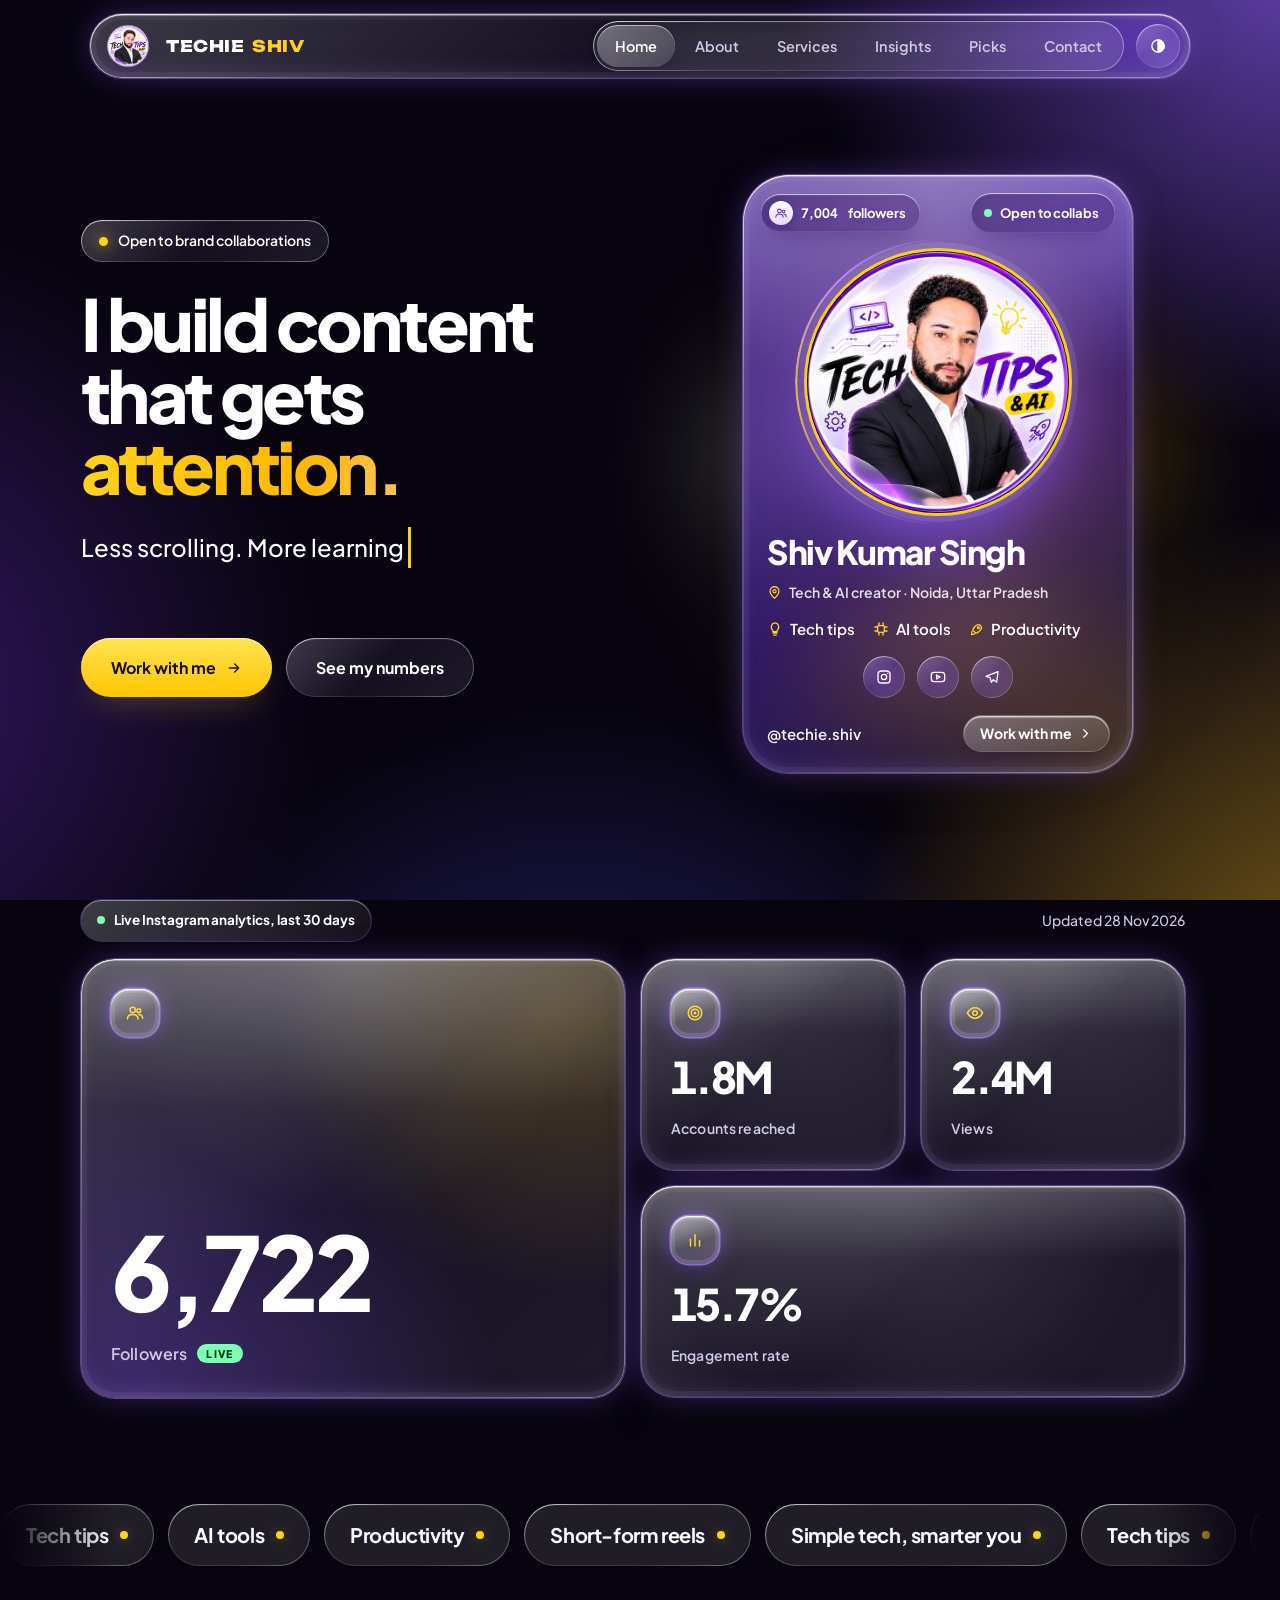
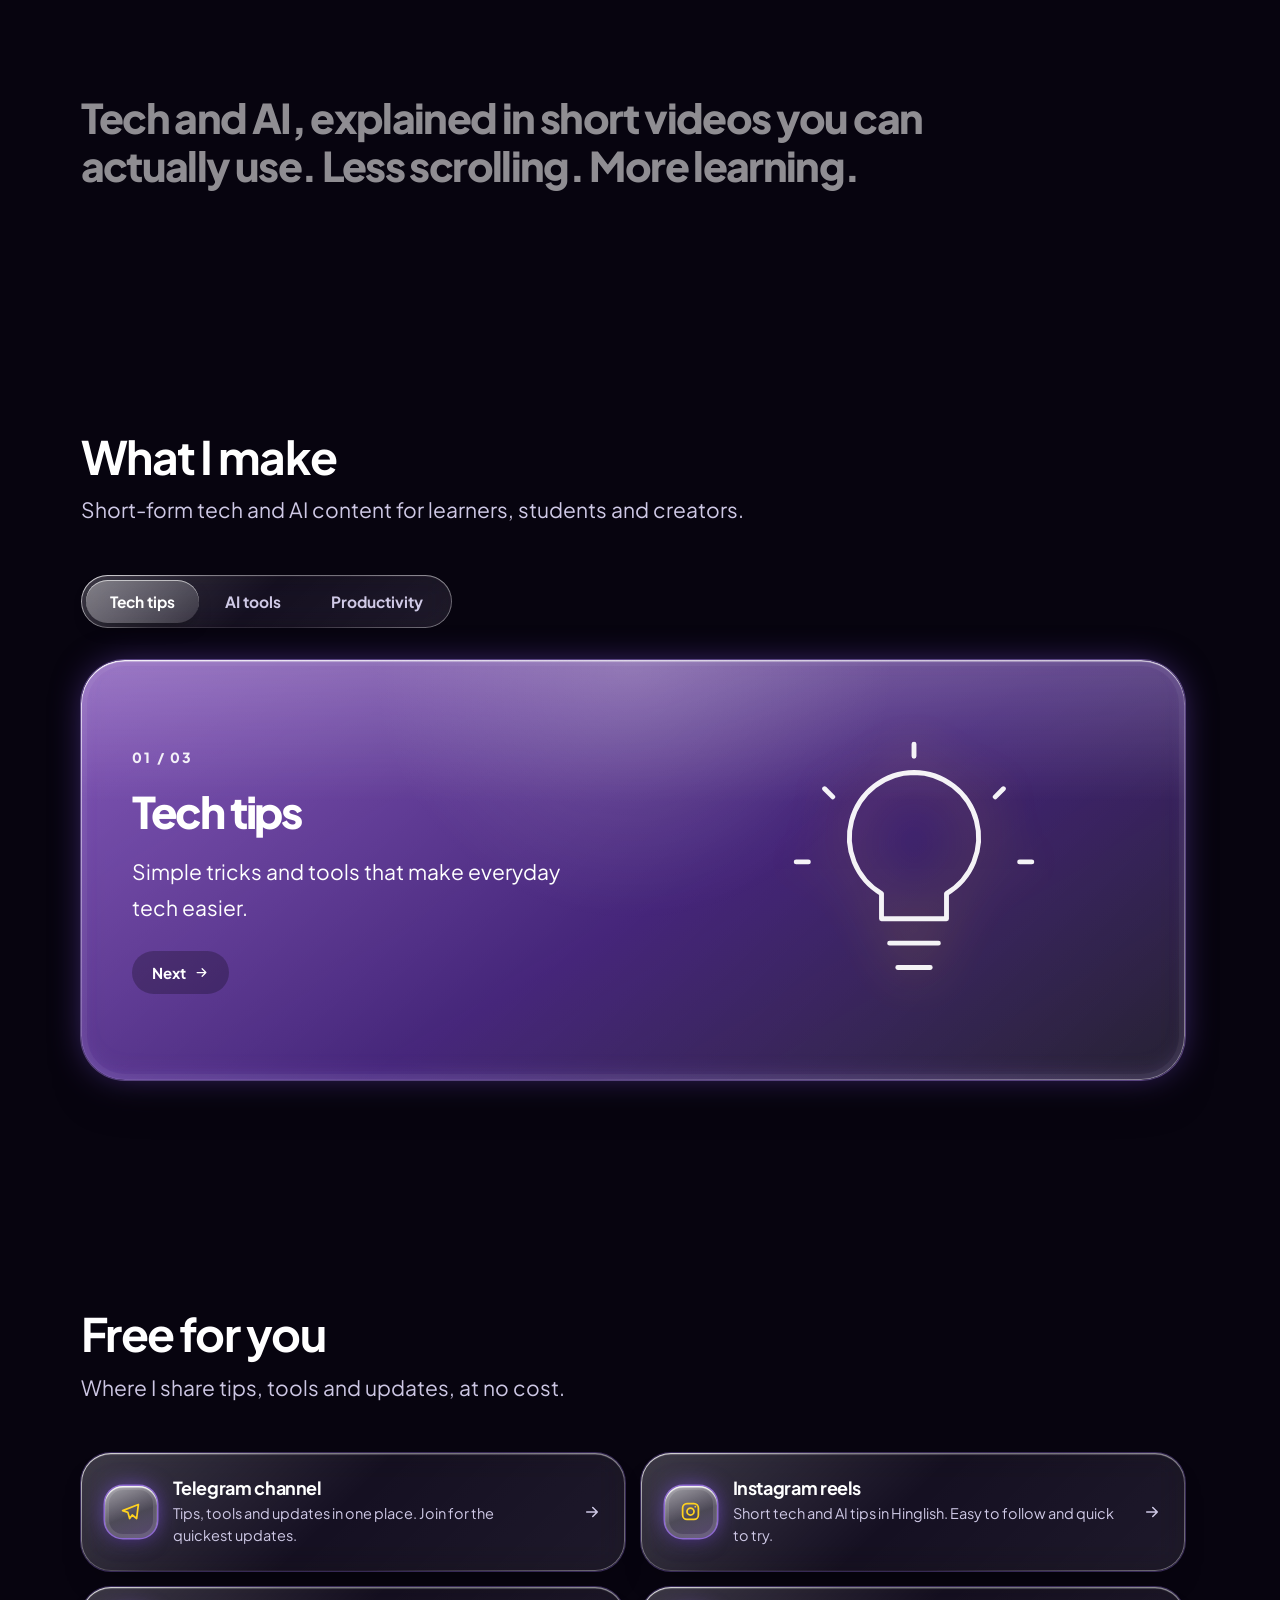
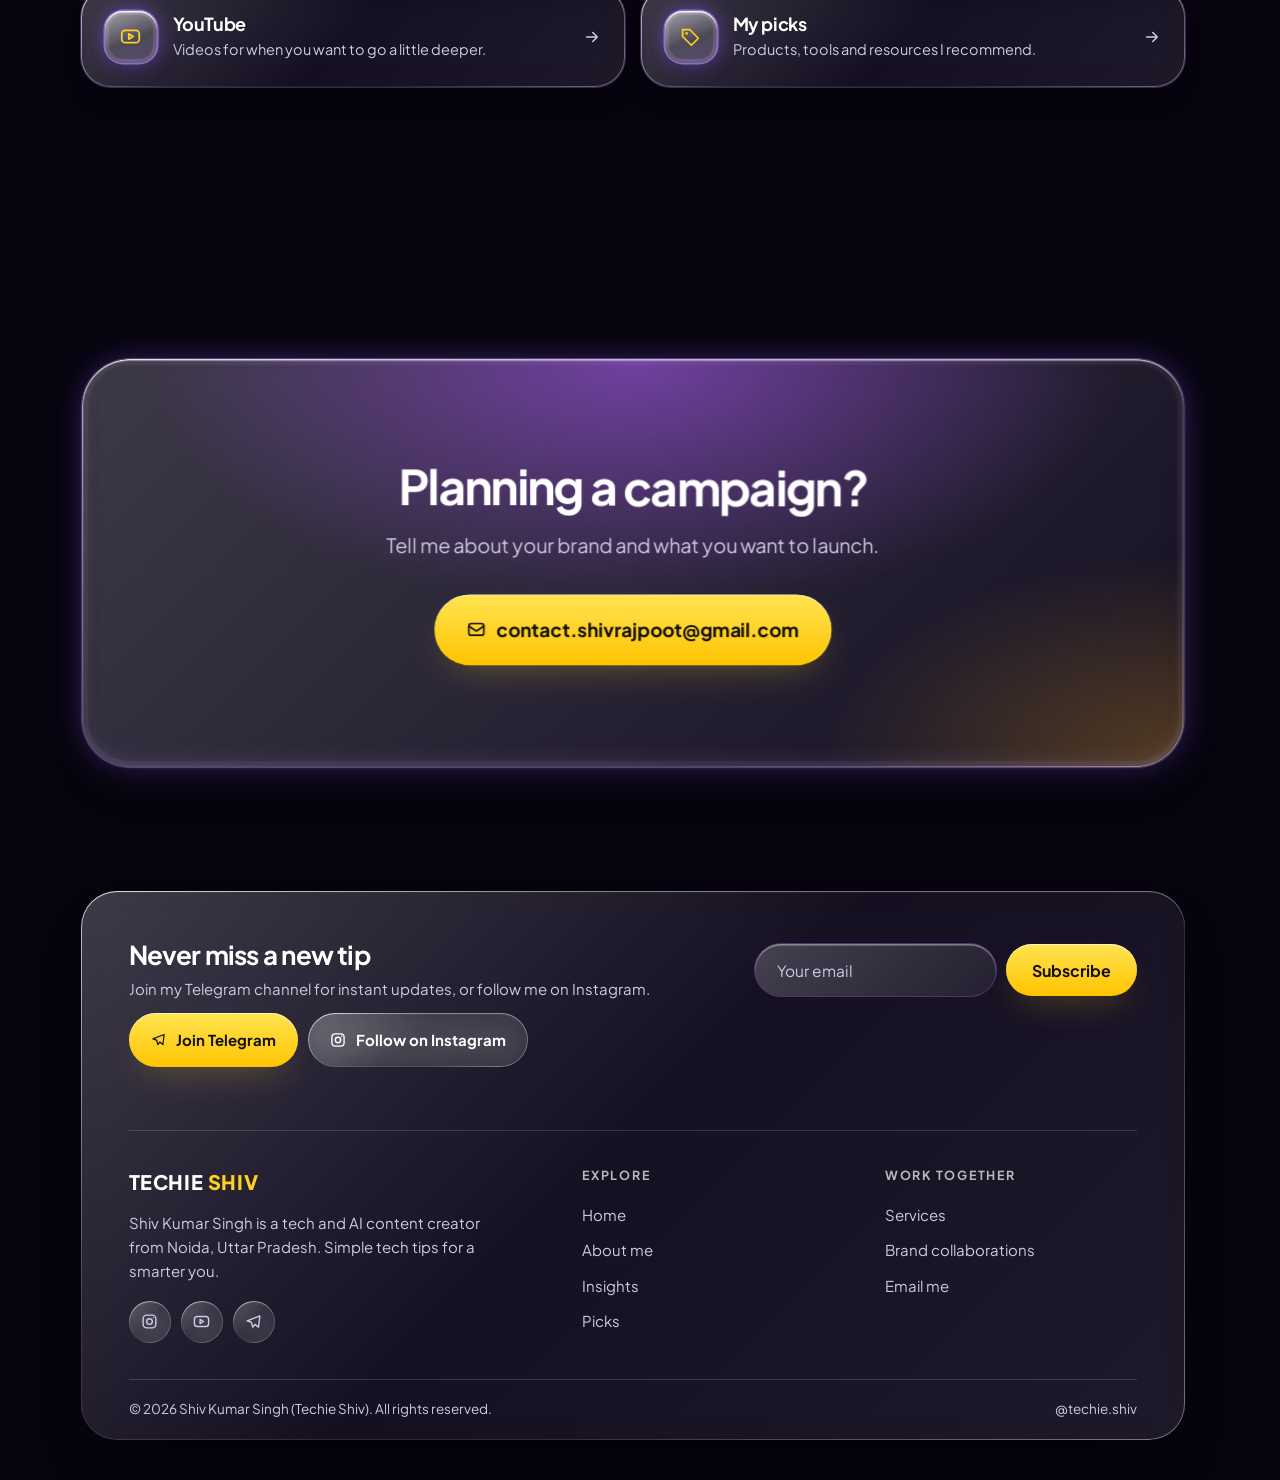
<file: index.html>
<!DOCTYPE html>
<html lang="en" data-theme="dark">
<head>
<meta charset="UTF-8">
<meta name="viewport" content="width=device-width, initial-scale=1.0">
<title>TECHIE SHIV — Think Tech. Think Shiv.</title>
<meta name="description" content="Techie Shiv (Shiv Kumar Singh) is a tech and AI content creator. Short-form tips, AI tools and productivity for learners, students and creators.">
<meta name="theme-color" content="#040208">
<meta name="author" content="Shiv Kumar Singh">
<meta property="og:type" content="website">
<meta property="og:site_name" content="Techie Shiv">
<meta property="og:title" content="Techie Shiv — Think Tech. Think Shiv.">
<meta property="og:description" content="Tech and AI content creator. Short-form tips, AI tools and productivity. Open to brand collaborations.">
<meta name="twitter:card" content="summary">
<link rel="icon" type="image/png" sizes="192x192" href="favicon.png">
<link rel="icon" type="image/png" sizes="64x64" href="[data-uri]">
<link rel="apple-touch-icon" href="apple-touch-icon.png">
<script type="application/ld+json">
{"@context":"https://schema.org","@type":"Person","name":"Shiv Kumar Singh","alternateName":"Techie Shiv","jobTitle":"Tech and AI content creator","address":{"@type":"PostalAddress","addressLocality":"Noida","addressRegion":"Uttar Pradesh","addressCountry":"IN"},"url":"https://techieshiv.workers.dev/",
 "description":"Tech and AI content creator sharing short-form tips, AI tools and productivity.",
 "sameAs":["https://www.instagram.com/techie.shiv/","https://www.youtube.com/@techie.shiv.","https://t.me/techie_shiv"]}
</script>

<link rel="preconnect" href="https://fonts.googleapis.com">
<link rel="preconnect" href="https://fonts.gstatic.com" crossorigin>
<link href="https://fonts.googleapis.com/css2?family=Plus+Jakarta+Sans:wght@400;500;600;700;800&family=Unbounded:wght@700;800&display=swap" rel="stylesheet">

<script>document.documentElement.className+=' js';</script>
<style>
/* ══════════ TOKENS ══════════ */
:root{
  --yellow:#FFD21F; --on-yellow:#15110A;
  --font:'Plus Jakarta Sans',system-ui,-apple-system,'Segoe UI',Roboto,sans-serif;
  --display:'Unbounded','Plus Jakarta Sans',system-ui,sans-serif;
  --wrap:1200px; --gutter:clamp(18px,5vw,48px);
  --ease:cubic-bezier(.22,.8,.22,1);
}
:root[data-theme="dark"]{
  --bg:#07040F; --bg2:#0B0714; --text:#FFFFFF; --muted:#C9C3E0; --purple:#8B5CF6; --accent:#FFD21F;
  --g1:rgba(255,255,255,.22); --g2:rgba(255,255,255,.055); --edge:rgba(255,255,255,.42);
  --card:rgba(255,255,255,.07); --card-b:rgba(255,255,255,.15); --pill:rgba(22,15,40,.5);
  --shadow:0 30px 60px -28px rgba(0,0,0,.8); --glow:rgba(139,92,246,.5); --glow-y:rgba(255,210,31,.32);
  --b1:rgba(157,107,255,1); --b2:rgba(217,70,239,.62); --b3:rgba(255,190,40,.72); --b4:rgba(70,95,255,.8);
  --tint-p:linear-gradient(150deg,rgba(176,108,255,.62),rgba(109,40,217,.42) 55%,rgba(255,255,255,.07));
  --tint-y:linear-gradient(150deg,rgba(255,214,64,.95),rgba(255,176,0,.88));
  --inkc:rgba(255,255,255,.3); --chart-a:#8B5CF6; --chart-b:#FFD21F;
}
:root[data-theme="light"]{
  --bg:#F5F1FF; --bg2:#ECE6FF; --text:#17122B; --muted:#5C5776; --purple:#6D28D9; --accent:#6D28D9;
  --g1:rgba(255,255,255,.82); --g2:rgba(255,255,255,.36); --edge:rgba(255,255,255,1);
  --card:rgba(255,255,255,.62); --card-b:rgba(80,50,160,.15); --pill:rgba(255,255,255,.66);
  --shadow:0 30px 60px -34px rgba(70,35,160,.42); --glow:rgba(109,40,217,.28); --glow-y:rgba(255,190,0,.4);
  --b1:rgba(167,139,250,.85); --b2:rgba(216,180,254,.75); --b3:rgba(253,224,71,.70); --b4:rgba(196,181,253,.8);
  --tint-p:linear-gradient(150deg,rgba(139,92,246,.88),rgba(109,40,217,.8) 60%,rgba(167,139,250,.7));
  --tint-y:linear-gradient(150deg,rgba(255,214,64,.98),rgba(255,184,0,.92));
  --inkc:rgba(40,20,110,.3); --chart-a:#6D28D9; --chart-b:#E5AE00;
}

/* ══════════ BASE ══════════ */
*{margin:0;padding:0;box-sizing:border-box}
html{-webkit-text-size-adjust:100%;overflow-x:clip;scroll-padding-top:90px}
html:not(.lenis){scroll-behavior:smooth}
html.lenis,html.lenis body{height:auto}
.lenis.lenis-smooth{scroll-behavior:auto!important}
.lenis.lenis-stopped{overflow:clip}
body{background:var(--bg);color:var(--text);font-family:var(--font);font-size:17px;line-height:1.7;overflow-x:hidden;min-height:100vh;
  display:flex;flex-direction:column;-webkit-font-smoothing:antialiased;transition:background .6s var(--ease),color .6s var(--ease)}
main{flex:1;position:relative;z-index:2}
img{max-width:100%;display:block}
a{color:inherit}
button{font-family:inherit}
::selection{background:rgba(139,92,246,.45);color:#fff}
:focus-visible{outline:3px solid var(--yellow);outline-offset:3px;border-radius:12px}
.wrap{max-width:var(--wrap);margin:0 auto;padding-inline:var(--gutter);position:relative}
h1,h2,h3{font-weight:700;letter-spacing:-.035em;line-height:1.08;text-wrap:balance}
h2{font-size:clamp(34px,5vw,62px);line-height:1.04}
h3{font-size:clamp(19px,1.9vw,24px);letter-spacing:-.02em;line-height:1.25}
p{text-wrap:pretty}
.lead{color:var(--muted);max-width:48ch;font-size:clamp(17px,1.7vw,21px);line-height:1.55}
.view[hidden]{display:none}
.off{display:none!important}
.skip{position:absolute;left:-999px;top:8px;z-index:500;background:var(--yellow);color:var(--on-yellow);padding:10px 16px;border-radius:10px;font-weight:700}
.skip:focus{left:12px}

/* ══════════ LIVING COLOUR FIELD (what the glass blurs) ══════════ */
.bg{position:fixed;inset:0;z-index:0;overflow:hidden;pointer-events:none;background:var(--bg);transition:background .6s var(--ease)}
.blob{position:absolute;border-radius:50%;will-change:translate,transform;
  translate:calc(var(--mx,0)*var(--k,24px)) calc(var(--my,0)*var(--k,24px) - var(--sy,0)*var(--s,.1)*1px)}
.b1{width:68vmax;height:68vmax;right:-24vmax;top:-28vmax;background:radial-gradient(circle,var(--b1),transparent 66%);--k:34px;--s:.16;animation:drift 28s ease-in-out infinite alternate}
.b2{width:58vmax;height:58vmax;left:-26vmax;top:34vh;background:radial-gradient(circle,var(--b2),transparent 66%);--k:-26px;--s:.08;animation:drift 34s ease-in-out infinite alternate-reverse}
.b3{width:50vmax;height:50vmax;right:-18vmax;bottom:-26vmax;background:radial-gradient(circle,var(--b3),transparent 66%);--k:22px;--s:.22;animation:drift 30s ease-in-out infinite alternate}
.b4{width:46vmax;height:46vmax;left:14vw;bottom:-30vmax;background:radial-gradient(circle,var(--b4),transparent 66%);--k:-18px;--s:.12;animation:drift 38s ease-in-out infinite alternate-reverse}
@keyframes drift{from{transform:translate(0,0) scale(1)}to{transform:translate(-5vmax,4vmax) scale(1.14)}}

/* ══════════ GLASS ══════════ */
.glass,.pill,.menu,.kpi,.tile,.product,.comment,.brief>div,.cta,.panel,.feat,.side,.handle,.status,.chips span,.chart-card,.row,.step,.seg,.links,#totop,.icon-btn,.ico,.btn-g{
  background:linear-gradient(135deg,var(--g1),var(--g2) 48%,rgba(255,255,255,.09));
  -webkit-backdrop-filter:blur(20px) saturate(180%);backdrop-filter:blur(20px) saturate(180%);
  box-shadow:inset 0 1px 1px var(--edge),inset 0 -1px 1px rgba(255,255,255,.07),var(--shadow);
}
.glass,.pill,.kpi,.tile,.product,.comment,.brief>div,.cta,.panel,.feat,.side,.handle,.status,.chart-card,.row,.step,.seg,.links,.chips span{position:relative}
.glass::before,.pill::before,.menu::before,.kpi::before,.tile::before,.product::before,.comment::before,.brief>div::before,.cta::before,.panel::before,.feat::before,.side::before,.handle::before,.status::before,.chips span::before,.chart-card::before,.row::before,.step::before,.seg::before,.links::before,#totop::before,.icon-btn::before,.ico::before,.btn-g::before{
  content:"";position:absolute;inset:0;border-radius:inherit;padding:1px;pointer-events:none;z-index:2;
  background:linear-gradient(140deg,rgba(255,255,255,.7),rgba(255,255,255,.08) 30%,rgba(255,255,255,.04) 62%,rgba(255,255,255,.38));
  -webkit-mask:linear-gradient(#000 0 0) content-box,linear-gradient(#000 0 0);-webkit-mask-composite:xor;mask:linear-gradient(#000 0 0) content-box exclude,linear-gradient(#000 0 0);mask-composite:exclude}
:root[data-theme="light"] .glass::before,:root[data-theme="light"] .pill::before,:root[data-theme="light"] .menu::before,:root[data-theme="light"] .kpi::before,:root[data-theme="light"] .tile::before,:root[data-theme="light"] .product::before,:root[data-theme="light"] .comment::before,:root[data-theme="light"] .brief>div::before,:root[data-theme="light"] .cta::before,:root[data-theme="light"] .panel::before,:root[data-theme="light"] .feat::before,:root[data-theme="light"] .side::before,:root[data-theme="light"] .handle::before,:root[data-theme="light"] .status::before,:root[data-theme="light"] .chips span::before,:root[data-theme="light"] .chart-card::before,:root[data-theme="light"] .row::before,:root[data-theme="light"] .step::before,:root[data-theme="light"] .seg::before,:root[data-theme="light"] .links::before{
  background:linear-gradient(140deg,#fff,rgba(120,80,220,.2) 35%,rgba(120,80,220,.1) 65%,rgba(255,255,255,.95))}
/* light that follows the pointer */
.glass::after,.kpi::after,.tile::after,.product::after,.comment::after,.brief>div::after,.panel::after,.feat::after,.row::after,.step::after,.cta::after,.pill::after{
  content:"";position:absolute;inset:0;border-radius:inherit;pointer-events:none;z-index:1;opacity:0;transition:opacity .5s var(--ease);
  background:radial-gradient(420px circle at var(--mx2,50%) var(--my2,0%),rgba(255,255,255,.2),transparent 62%)}
.glass:hover::after,.kpi:hover::after,.tile:hover::after,.product:hover::after,.comment:hover::after,.brief>div:hover::after,.panel:hover::after,.feat:hover::after,.row:hover::after,.step:hover::after,.cta:hover::after,.pill:hover::after{opacity:1}
.tint-p{background:var(--tint-p),linear-gradient(135deg,var(--g1),var(--g2))}
.tint-y{background:var(--tint-y);color:var(--on-yellow)}

/* ══════════ NAV ══════════ */
nav{position:fixed;top:14px;left:0;right:0;z-index:100;padding-inline:var(--gutter);pointer-events:none}
.pill{pointer-events:auto;max-width:1100px;margin:0 auto;height:64px;border-radius:999px;padding:0 10px 0 18px;display:flex;align-items:center;justify-content:space-between;gap:14px}
.logo{display:inline-flex;align-items:center;gap:.5em;text-decoration:none;white-space:nowrap;font-family:var(--display);font-weight:800;font-size:16px;letter-spacing:.035em;line-height:1}
.logo .mark{width:34px;height:34px;border-radius:50%;display:grid;place-items:center;margin-right:4px;background:linear-gradient(135deg,#FFE35C,#FFB800);box-shadow:0 8px 22px -6px var(--glow-y),inset 0 1px 0 rgba(255,255,255,.7);transition:transform .6s var(--ease)}
.logo .mark svg{width:18px;height:18px;fill:#15110A}
.logo:hover .mark{transform:rotate(-14deg) scale(1.08)}
.logo .lt{color:var(--text)}
.logo .ls{color:var(--yellow)}
:root[data-theme="light"] .logo .ls{color:#6D28D9}
.nav-r{display:flex;align-items:center;gap:clamp(8px,1.2vw,12px)}
.links{display:flex;gap:2px;padding:4px;border-radius:999px;box-shadow:inset 0 1px 1px var(--edge),inset 0 0 0 1px rgba(255,255,255,.05);-webkit-backdrop-filter:none;backdrop-filter:none;background:rgba(255,255,255,.06)}
:root[data-theme="light"] .links{background:rgba(109,40,217,.07)}
.ind{position:absolute;top:4px;bottom:4px;left:0;width:0;border-radius:999px;pointer-events:none;background:linear-gradient(145deg,rgba(255,255,255,.34),rgba(255,255,255,.12));box-shadow:inset 0 1px 0 rgba(255,255,255,.55),0 6px 16px -8px rgba(0,0,0,.5);transition:transform .7s var(--ease),width .7s var(--ease),opacity .4s;z-index:0}
:root[data-theme="light"] .ind{background:#fff;box-shadow:0 6px 18px -8px rgba(80,40,180,.4)}
.links a{position:relative;z-index:1;text-decoration:none;font-weight:600;font-size:14.5px;color:var(--muted);padding:9px 18px;border-radius:999px;transition:color .35s var(--ease)}
.links a:hover,.links a[aria-current="page"]{color:var(--text)}
.icon-btn{width:44px;height:44px;border-radius:50%;border:0;color:var(--text);display:grid;place-items:center;cursor:pointer;font-size:15px;position:relative;transition:background .3s}
.icon-btn:hover{background:rgba(255,255,255,.22)}
.burger{display:none}
.menu{display:none;position:fixed;top:90px;left:var(--gutter);right:var(--gutter);z-index:99;border-radius:30px;padding:8px 24px 14px}
.menu.open{display:block}
.menu a{display:block;padding:16px 0;border-bottom:1px solid var(--card-b);text-decoration:none;font-weight:700;font-size:20px;letter-spacing:-.02em}
.menu a:last-child{border-bottom:0}
.menu a[aria-current="page"]{color:var(--accent)}

/* ══════════ BUTTONS ══════════ */
.btn,.mail,.buy{display:inline-flex;align-items:center;justify-content:center;gap:10px;border:0;cursor:pointer;text-decoration:none;font-weight:700;border-radius:999px;position:relative;overflow:hidden;isolation:isolate;
  transition:background .4s var(--ease),box-shadow .4s var(--ease),scale .3s var(--ease)}
.btn{padding:16px 30px;font-size:16px}
.btn-y,.mail,.buy{background:linear-gradient(180deg,#FFE452,#FFC400);color:var(--on-yellow);box-shadow:0 14px 36px -14px var(--glow-y),inset 0 1px 0 rgba(255,255,255,.7)}
.btn-y:hover,.mail:hover,.buy:hover{box-shadow:0 18px 44px -12px var(--glow-y),inset 0 1px 0 rgba(255,255,255,.85)}
.btn-g{color:var(--text)}
.btn-g:hover{background:rgba(255,255,255,.22)}
.btn:active,.mail:active,.buy:active{scale:.96}
.btn-y::after,.mail::after,.buy::after{content:"";position:absolute;top:0;left:-70%;width:45%;height:100%;z-index:-1;pointer-events:none;background:linear-gradient(100deg,transparent,rgba(255,255,255,.7),transparent);transform:skewX(-20deg);transition:left 1s var(--ease)}
.btn-y:hover::after,.mail:hover::after,.buy:hover::after{left:135%}
.socials{display:flex;gap:12px}
.ico{width:50px;height:50px;border-radius:50%;display:grid;place-items:center;font-size:19px;text-decoration:none;position:relative;transition:color .3s var(--ease),background .3s}
.ico:hover{color:var(--accent);background:rgba(255,255,255,.22)}

/* ══════════ HERO ══════════ */
.hero{position:relative;min-height:100vh;min-height:100svh;display:flex;align-items:center;padding:clamp(112px,12vw,150px) 0 clamp(70px,8vw,110px)}
.hero-grid{display:grid;grid-template-columns:minmax(0,1.05fr) minmax(0,.95fr);gap:clamp(28px,5vw,72px);align-items:center;width:100%}
.status{display:inline-flex;align-items:center;gap:10px;padding:9px 18px;border-radius:999px;font-weight:600;font-size:14px;margin-bottom:26px}
.dot{width:9px;height:9px;border-radius:50%;background:var(--yellow);box-shadow:0 0 14px 3px var(--glow-y);animation:pulse 2.2s infinite}
@keyframes pulse{0%,100%{opacity:1}50%{opacity:.3}}
.hero h1{font-weight:800;letter-spacing:-.05em;line-height:1.0;font-size:clamp(46px,12vw,62px);margin-bottom:24px}
@media(min-width:900px){.hero h1{font-size:clamp(54px,5.6vw,84px)}}
.sw{display:inline-block;overflow:hidden;vertical-align:top;padding:.06em .03em .16em;margin:-.06em -.03em -.16em}
.sw-i{display:inline-block;will-change:transform}
.hero h1 .sw:last-child .sw-i{background:linear-gradient(100deg,#FFD21F 0%,#FFB800 30%,#E9D5FF 62%,#FFD21F 100%);background-size:240% 100%;-webkit-background-clip:text;background-clip:text;-webkit-text-fill-color:transparent;color:transparent;animation:shimmer 7s linear infinite}
:root[data-theme="light"] .hero h1 .sw:last-child .sw-i{background-image:linear-gradient(100deg,#6D28D9,#8B5CF6 35%,#D4A000 70%,#6D28D9)}
@keyframes shimmer{to{background-position:240% 0}}
.type{min-height:3.3em;font-size:clamp(18px,2vw,24px);font-weight:500;color:var(--muted);margin-bottom:32px;display:flex;align-items:flex-start}
.type span{border-right:3px solid var(--yellow);padding-right:4px;animation:caret .8s step-end infinite;color:var(--text)}
@keyframes caret{50%{border-color:transparent}}
.hero-actions{display:flex;flex-wrap:wrap;gap:14px;margin-bottom:30px}

/* featured portrait card (carousel look) */
.deck{position:relative;display:grid;place-items:center;min-height:clamp(440px,44vw,620px);perspective:1200px}
.ambient{position:absolute;width:92%;aspect-ratio:1;border-radius:50%;background:url("profile-round.png") center/cover;filter:blur(64px) saturate(1.7);opacity:.6;pointer-events:none}
.feat{position:relative;z-index:3;width:min(100%,390px);border-radius:46px;padding:18px 18px 22px;display:flex;flex-direction:column;gap:18px;will-change:transform}
.feat-top{display:flex;justify-content:space-between;align-items:center;position:relative;z-index:3}
.feat-count{display:inline-flex;align-items:center;gap:8px;padding:7px 14px 7px 8px;border-radius:999px;background:rgba(0,0,0,.28);font-size:13px;font-weight:700}
.feat-count i{width:24px;height:24px;border-radius:50%;display:grid;place-items:center;background:#fff;color:#7C3AED;font-size:11px}
.pill-w{background:#fff;color:#15110A;font-weight:700;font-size:13px;padding:7px 15px;border-radius:999px;box-shadow:0 6px 16px -6px rgba(0,0,0,.5)}
.feat-photo{position:relative;z-index:3;width:74%;margin:0 auto;aspect-ratio:1;border-radius:50%;overflow:hidden;background:#000;box-shadow:0 0 0 3px rgba(255,210,31,.95),0 0 0 9px rgba(255,255,255,.1),0 30px 70px -10px rgba(139,92,246,.8)}
.feat-photo img{width:100%;height:100%;object-fit:cover}
.feat-body{position:relative;z-index:3;padding:0 6px}
.feat-body h3{font-size:clamp(26px,2.6vw,34px);letter-spacing:-.045em;font-weight:800;margin-bottom:10px;color:#fff}
.feat-meta{display:flex;flex-wrap:wrap;gap:8px 18px;font-size:15px;font-weight:600;color:rgba(255,255,255,.9)}
.feat-meta span{display:inline-flex;align-items:center;gap:7px}
.feat-meta i{color:var(--yellow)}
.feat-foot{position:relative;z-index:3;display:flex;justify-content:space-between;align-items:center;padding:0 6px;font-weight:600;font-size:15px;color:rgba(255,255,255,.85)}
.feat-foot a{display:inline-flex;align-items:center;gap:6px;color:#fff;text-decoration:none;font-weight:700}
.feat-foot a:hover{color:var(--yellow)}
.side{position:absolute;z-index:2;width:44%;border-radius:36px;padding:20px 22px;display:flex;flex-direction:column;gap:2px;animation:floaty 8s ease-in-out infinite}
.side small{font-size:13px;color:var(--muted);font-weight:600}
.side b{font-size:clamp(24px,2.6vw,34px);font-weight:800;letter-spacing:-.04em;font-variant-numeric:tabular-nums}
.side i{width:38px;height:38px;border-radius:50%;display:grid;place-items:center;margin-bottom:10px;background:rgba(255,255,255,.14);color:var(--yellow);font-size:15px}
.side-l{left:-4%;top:12%;rotate:-7deg}
.side-r{right:-4%;bottom:10%;rotate:6deg;animation-delay:-4s}
@keyframes floaty{0%,100%{translate:0 0}50%{translate:0 -14px}}
.handle{display:inline-flex;align-items:center;gap:10px;padding:11px 20px;border-radius:999px;font-weight:600;font-size:15px;text-decoration:none}

/* ══════════ HOME SECTIONS ══════════ */
.home-sec{padding:clamp(64px,9vw,128px) 0;position:relative}
.kpi-strip{position:relative;z-index:3;padding-bottom:clamp(10px,3vw,30px)}
.kpi-head{display:flex;flex-wrap:wrap;justify-content:space-between;align-items:center;gap:8px 16px;margin-bottom:18px;font-size:14px;font-weight:600}
.live{display:inline-flex;align-items:center;gap:10px}
.updated{color:var(--muted);font-size:14px;margin-top:16px;font-weight:500}
.kpis{display:grid;grid-template-columns:repeat(4,minmax(0,1fr));gap:16px}
.kpi{display:flex;flex-direction:column;gap:6px;min-width:0;padding:clamp(20px,2.4vw,28px);border-radius:32px}
.k-ico{width:46px;height:46px;border-radius:50%;display:grid;place-items:center;margin-bottom:12px;background:rgba(255,255,255,.12);color:var(--accent);box-shadow:inset 0 1px 0 var(--edge);font-size:17px}
.kpi strong{font-weight:800;font-size:clamp(32px,4vw,54px);letter-spacing:-.045em;line-height:1.05;font-variant-numeric:tabular-nums}
.k-l{color:var(--muted);font-size:15px;font-weight:500}

.chips{overflow:hidden;padding:clamp(40px,6vw,80px) 0 0;-webkit-mask:linear-gradient(90deg,transparent,#000 9%,#000 91%,transparent);mask:linear-gradient(90deg,transparent,#000 9%,#000 91%,transparent)}
.chips-track{display:flex;gap:14px;width:max-content;animation:marquee 46s linear infinite}
.chips:hover .chips-track{animation-play-state:paused}
@keyframes marquee{to{transform:translateX(-50%)}}
.chips span{display:inline-flex;align-items:center;gap:12px;white-space:nowrap;padding:14px 26px;border-radius:999px;font-weight:700;font-size:clamp(16px,1.6vw,20px);letter-spacing:-.02em}
.chips span::after{content:"";width:8px;height:8px;border-radius:50%;background:var(--yellow);box-shadow:0 0 12px var(--glow-y);position:static;inset:auto;padding:0;background-clip:border-box;-webkit-mask:none;mask:none;z-index:auto}

.statement{padding:clamp(70px,10vw,150px) 0}
.big{font-size:clamp(34px,6vw,86px);font-weight:800;letter-spacing:-.05em;line-height:1.06;max-width:21ch;text-wrap:balance}
.big .wd{opacity:.18}

/* tabbed "what I make" */
.seg{display:inline-flex;gap:2px;padding:5px;border-radius:999px;margin-bottom:clamp(20px,3vw,32px);max-width:100%}
.seg-ind{position:absolute;top:5px;bottom:5px;left:0;width:0;border-radius:999px;background:linear-gradient(145deg,rgba(255,255,255,.36),rgba(255,255,255,.12));box-shadow:inset 0 1px 0 rgba(255,255,255,.6),0 8px 18px -8px rgba(0,0,0,.5);transition:transform .7s var(--ease),width .7s var(--ease);z-index:0}
:root[data-theme="light"] .seg-ind{background:#fff;box-shadow:0 8px 20px -8px rgba(80,40,180,.45)}
.seg button{position:relative;z-index:1;border:0;background:none;color:var(--muted);padding:12px 24px;border-radius:999px;font-weight:700;font-size:15.5px;cursor:pointer;white-space:nowrap;transition:color .3s var(--ease)}
.seg button[aria-selected="true"],.seg button:hover{color:var(--text)}
.panels{display:grid}
.panel{grid-area:1/1;border-radius:44px;padding:clamp(28px,4vw,56px);min-height:clamp(320px,38vw,420px);display:grid;grid-template-columns:minmax(0,1.1fr) minmax(0,.9fr);gap:28px;align-items:center;overflow:hidden;
  opacity:0;visibility:hidden;transform:translateY(20px) scale(.985);transition:opacity .6s var(--ease),transform .8s var(--ease),visibility .6s}
.panel.on{opacity:1;visibility:visible;transform:none}
.panel-num{font-weight:700;font-size:14px;letter-spacing:.14em;color:rgba(255,255,255,.75);margin-bottom:16px}
.panel h3{font-size:clamp(34px,4.6vw,64px);letter-spacing:-.05em;font-weight:800;margin-bottom:14px;color:#fff}
.panel p{font-size:clamp(17px,1.7vw,21px);color:rgba(255,255,255,.88);max-width:34ch;margin-bottom:26px}
.panel .next{display:inline-flex;align-items:center;gap:8px;border:0;cursor:pointer;color:#fff;font-weight:700;font-size:15px;padding:12px 20px;border-radius:999px;background:rgba(0,0,0,.25);transition:background .3s}
.panel .next:hover{background:rgba(0,0,0,.4)}
.panel-art{display:grid;place-items:center}
.panel-art svg{width:min(70%,260px);aspect-ratio:1;fill:none;stroke:#fff;stroke-width:1.2;stroke-linecap:round;stroke-linejoin:round;filter:drop-shadow(0 0 26px rgba(255,210,31,.6));opacity:.95}
.panel.y{color:var(--on-yellow)}
.panel.y h3,.panel.y p,.panel.y .panel-num{color:var(--on-yellow)}
.panel.y p{opacity:.8}.panel.y .panel-num{opacity:.7}
.panel.y .next{background:rgba(21,17,10,.12);color:var(--on-yellow)}
.panel.y .panel-art svg{stroke:var(--on-yellow);filter:none}

.cta{text-align:center;border-radius:48px;padding:clamp(48px,8vw,104px) clamp(20px,5vw,60px);overflow:hidden}
.cta::after{display:none}
.cta h2{max-width:16ch;margin:0 auto 18px}
.cta p{color:var(--muted);max-width:44ch;margin:0 auto 32px;font-size:clamp(17px,1.7vw,20px)}
.mail{padding:19px 32px;font-size:clamp(13px,3.6vw,19px);max-width:100%;overflow-wrap:anywhere}
.cta .socials{justify-content:center;margin-top:32px}
.cta-glow{background:radial-gradient(700px 360px at 50% 0%,rgba(168,85,247,.55),transparent 70%),radial-gradient(520px 300px at 100% 100%,rgba(255,176,32,.28),transparent 70%),linear-gradient(135deg,var(--g1),var(--g2))}

/* ══════════ PUMP: soft, single press-me nudge ══════════ */
@media (hover:hover) and (pointer:fine){
  .btn,.mail,.buy,.icon-btn,.ico,.links a,.seg button,.panel .next,.feat-foot a{transition:background .4s var(--ease),box-shadow .4s var(--ease),scale .55s cubic-bezier(.22,1.3,.36,1),color .3s}
  .btn:hover,.mail:hover,.buy:hover,.icon-btn:hover,.ico:hover,.panel .next:hover{scale:1.045}
  .links a:hover,.seg button:hover{scale:1.03}
}
.btn:active,.mail:active,.buy:active{scale:.97}
.btn-y,.mail{animation:beckon 4.5s ease-in-out infinite}
@keyframes beckon{0%,100%{box-shadow:0 14px 36px -14px var(--glow-y),0 0 0 0 rgba(255,210,31,0),inset 0 1px 0 rgba(255,255,255,.7)}50%{box-shadow:0 16px 40px -12px var(--glow-y),0 0 0 6px rgba(255,210,31,.09),inset 0 1px 0 rgba(255,255,255,.7)}}
.btn-y:hover,.mail:hover{animation:none}
/* cursor light */
#cglow{position:fixed;left:0;top:0;width:520px;height:520px;margin:-260px 0 0 -260px;border-radius:50%;pointer-events:none;z-index:1;opacity:0;transition:opacity .6s;mix-blend-mode:screen;
  background:radial-gradient(circle,rgba(167,120,255,.28),rgba(255,210,31,.08) 45%,transparent 68%)}
:root[data-theme="light"] #cglow{mix-blend-mode:multiply;background:radial-gradient(circle,rgba(139,92,246,.18),transparent 65%)}
@media (prefers-reduced-motion:reduce){.btn-y,.mail{animation:none!important}#cglow{display:none}}

/* ══════════ LIGHT THEME: real glass over rich colour ══════════ */
:root[data-theme="light"]{
  --bg:#DCCFFF; --bg2:#E9E0FF;
  --b1:rgba(124,77,255,.85); --b2:rgba(236,72,153,.5); --b3:rgba(255,196,40,.85); --b4:rgba(56,140,255,.7);
  --g1:rgba(255,255,255,.52); --g2:rgba(255,255,255,.14); --edge:rgba(255,255,255,.95);
  --shadow:0 24px 50px -22px rgba(76,29,149,.5),0 2px 6px rgba(76,29,149,.08);
}
:root[data-theme="light"] .glass,:root[data-theme="light"] .pill,:root[data-theme="light"] .kpi,:root[data-theme="light"] .tile,:root[data-theme="light"] .product,:root[data-theme="light"] .comment,:root[data-theme="light"] .brief>div,:root[data-theme="light"] .cta,:root[data-theme="light"] .panel,:root[data-theme="light"] .row,:root[data-theme="light"] .step,:root[data-theme="light"] .seg,:root[data-theme="light"] .links,:root[data-theme="light"] .chips span,:root[data-theme="light"] .status,:root[data-theme="light"] .chart-card,:root[data-theme="light"] .icon-btn,:root[data-theme="light"] .ico,:root[data-theme="light"] .btn-g,:root[data-theme="light"] #totop{
  background:linear-gradient(140deg,rgba(255,255,255,.62),rgba(255,255,255,.2) 55%,rgba(255,255,255,.34));
  -webkit-backdrop-filter:blur(22px) saturate(210%);backdrop-filter:blur(22px) saturate(210%)}
/* boot loader */
#veil.boot{display:block;opacity:1;pointer-events:auto}
#veil .ld{position:absolute;left:50%;top:50%;width:64px;height:64px;margin:-32px;border-radius:20px;display:grid;place-items:center;font-size:26px;color:#1b1400;
  background:linear-gradient(180deg,#FFE452,#FFC400);box-shadow:0 0 60px rgba(255,210,31,.45);animation:ldp 1.4s ease-in-out infinite}
@keyframes ldp{0%,100%{scale:.92;opacity:.85}50%{scale:1.06;opacity:1}}

/* ══════════ PERFORMANCE: static colour field, lighter glass ══════════ */
.blob{animation:none!important;will-change:auto}
.glass,.pill,.menu,.kpi,.tile,.product,.comment,.brief>div,.cta,.panel,.feat,.handle,.status,.chart-card,.row,.step,.seg,.links,#totop,.icon-btn,.ico,.btn-g{
  -webkit-backdrop-filter:blur(14px) saturate(170%);backdrop-filter:blur(14px) saturate(170%)}
.chips span{-webkit-backdrop-filter:none;backdrop-filter:none;background:rgba(255,255,255,.1)}
:root[data-theme="light"] .chips span{background:rgba(255,255,255,.5)}
#cglow{display:none!important}
.chips-track{will-change:transform}
/* light: coloured panels keep white-on-colour; others dark text */
:root[data-theme="light"] .panel.tint-p{background:var(--tint-p);-webkit-backdrop-filter:none;backdrop-filter:none}
:root[data-theme="light"] .panel.tint-y{background:var(--tint-y);-webkit-backdrop-filter:none;backdrop-filter:none}
@media (max-width:899px){
  .glass,.pill,.menu,.kpi,.tile,.product,.comment,.brief>div,.cta,.panel,.feat,.handle,.status,.chart-card,.row,.step,.seg,.links,#totop,.icon-btn,.ico,.btn-g{-webkit-backdrop-filter:blur(10px);backdrop-filter:blur(10px)}
}

/* ══════════ COLOUR BALANCE: purple is one accent, not the whole page ══════════ */
.b1{width:46vmax;height:46vmax;right:-14vmax;top:-18vmax}
.b2{width:40vmax;height:40vmax;left:-16vmax;top:30vh}
.b3{width:48vmax;height:48vmax;right:-14vmax;bottom:-20vmax}
.b4{width:40vmax;height:40vmax;left:20vw;bottom:-22vmax}
:root[data-theme="dark"]{--b1:rgba(139,92,246,.85);--b2:rgba(236,72,153,.40);--b3:rgba(255,196,32,.70);--b4:rgba(40,130,255,.55)}
:root[data-theme="light"]{--bg:#F6F2FC;--b1:rgba(139,92,246,.70);--b2:rgba(255,120,170,.55);--b3:rgba(255,200,50,.85);--b4:rgba(70,160,255,.60)}

/* ══════════ SOFT COLOUR FIELD: tints at the edges, no spots ══════════ */
.b1{width:90vmax;height:90vmax;right:-48vmax;top:-52vmax}
.b2{width:80vmax;height:80vmax;left:-52vmax;top:20vh}
.b3{width:90vmax;height:90vmax;right:-52vmax;bottom:-56vmax}
.b4{width:80vmax;height:80vmax;left:5vw;bottom:-62vmax}
.blob{background-size:100% 100%}
:root[data-theme="dark"]{--b1:rgba(139,92,246,.75);--b2:rgba(124,58,237,.38);--b3:rgba(255,190,32,.5);--b4:rgba(79,70,229,.45)}
:root[data-theme="light"]{--b1:rgba(139,92,246,.42);--b2:rgba(167,139,250,.32);--b3:rgba(255,205,70,.55);--b4:rgba(125,160,255,.35)}
/* featured card: translucent so the glass reads */
:root[data-theme="dark"] .feat{background:linear-gradient(150deg,rgba(168,120,255,.5),rgba(92,50,200,.34) 55%,rgba(255,255,255,.1))}
:root[data-theme="light"] .feat{background:linear-gradient(150deg,rgba(124,77,255,.8),rgba(91,50,210,.68) 60%,rgba(170,140,255,.55));box-shadow:inset 0 1px 1px rgba(255,255,255,.9),inset 0 -1px 2px rgba(255,255,255,.25),0 30px 60px -26px rgba(76,29,149,.55)}
.feat{-webkit-backdrop-filter:blur(18px) saturate(170%);backdrop-filter:blur(18px) saturate(170%)}
.feat-top .handle,.feat-top .status{background:rgba(255,255,255,.16)}
/* icons without a font file (inline SVG masks) */
i.fas,i.fab{font-style:normal;font-weight:400;display:inline-grid;place-items:center;vertical-align:-.14em;line-height:1;flex:none}
i.fas::before,i.fab::before{content:""!important;display:block;width:1.05em;height:1.05em;background:currentColor;-webkit-mask:var(--ic) center/contain no-repeat;mask:var(--ic) center/contain no-repeat}

/* ══════════ FEATURED CARD CHIPS: real glass ══════════ */
.feat-count,.pill-w{color:#fff!important;text-decoration:none;
  background:linear-gradient(135deg,rgba(255,255,255,.34),rgba(255,255,255,.1) 55%,rgba(255,255,255,.2))!important;
  -webkit-backdrop-filter:blur(14px) saturate(190%);backdrop-filter:blur(14px) saturate(190%);
  box-shadow:inset 0 1px 1px rgba(255,255,255,.75),inset 0 -1px 1px rgba(255,255,255,.12),0 10px 24px -12px rgba(30,10,80,.55)!important;
  text-shadow:0 1px 8px rgba(40,10,110,.35)}
.feat-count i{background:linear-gradient(180deg,#fff,#E7DBFF)!important;color:#6D28D9!important;box-shadow:0 2px 8px rgba(40,10,110,.3)}
.pill-w{display:inline-flex;align-items:center;gap:8px;padding:9px 16px 9px 13px;font-size:13px;font-weight:700;position:relative;overflow:hidden;
  transition:background .35s var(--ease),scale .5s cubic-bezier(.22,1.3,.36,1),box-shadow .35s}
.pill-w:hover{scale:1.045;background:linear-gradient(135deg,rgba(255,255,255,.5),rgba(255,255,255,.18) 55%,rgba(255,255,255,.3))!important}
.pill-w:active{scale:.97}
.pdot{width:8px;height:8px;border-radius:50%;background:#7CFFB2;box-shadow:0 0 0 0 rgba(124,255,178,.7);animation:pingdot 2s ease-out infinite}
@keyframes pingdot{0%{box-shadow:0 0 0 0 rgba(124,255,178,.65)}80%,100%{box-shadow:0 0 0 9px rgba(124,255,178,0)}}
/* click ripple */
.rip{position:absolute;border-radius:50%;pointer-events:none;background:rgba(255,255,255,.55);transform:scale(0);animation:rip .75s ease-out forwards;z-index:0}
@keyframes rip{to{transform:scale(1);opacity:0}}
.btn,.mail,.buy,.pill-w,.ico,.icon-btn{overflow:hidden}

@keyframes photoGlow{from{box-shadow:0 0 0 3px rgba(255,210,31,.95),0 0 0 9px rgba(255,255,255,.1),0 30px 70px -10px rgba(139,92,246,.7)}to{box-shadow:0 0 0 3px rgba(255,210,31,.95),0 0 0 14px rgba(255,255,255,.16),0 34px 90px -8px rgba(255,200,40,.5)}}

.feat.intro{-webkit-backdrop-filter:none!important;backdrop-filter:none!important}
.feat{will-change:transform;transform:translateZ(0)}

/* no layout jumps on load */
html{scrollbar-gutter:stable}
.type{height:3.3em;min-height:0}
.hero-copy{min-height:1px}
.feat-count,.pill-w{white-space:nowrap;flex:0 0 auto}
.feat-count b{font-variant-numeric:tabular-nums;display:inline-block;min-width:3.4ch;text-align:right}
.feat-top{gap:8px}
@media(max-width:420px){.feat-count{font-size:12px;padding-right:11px}.pill-w{font-size:12px;padding:8px 12px 8px 10px}}
[data-stat]{font-variant-numeric:tabular-nums}

/* ══════════ LIFE LAYER (transform/opacity only) ══════════ */
.photo-wrap{position:relative;z-index:3;width:74%;margin:0 auto}
.photo-wrap .feat-photo{width:100%;margin:0}
.spin{position:absolute;inset:-12px;border-radius:50%;z-index:0;pointer-events:none;
  background:conic-gradient(from 0deg,transparent 0 50%,rgba(255,210,31,.95) 72%,rgba(196,140,255,.95) 88%,transparent 100%);
  -webkit-mask:radial-gradient(farthest-side,transparent calc(100% - 3px),#000 calc(100% - 2px));mask:radial-gradient(farthest-side,transparent calc(100% - 3px),#000 calc(100% - 2px));
  animation:spinr 7s linear infinite}
@keyframes spinr{to{transform:rotate(360deg)}}
.orb{position:absolute;z-index:4;display:inline-flex;align-items:center;gap:8px;padding:10px 16px;border-radius:999px;font-weight:700;font-size:14px;white-space:nowrap;color:var(--text);
  background:linear-gradient(135deg,rgba(255,255,255,.34),rgba(255,255,255,.12));border:1px solid rgba(255,255,255,.45);box-shadow:0 14px 30px -14px rgba(40,10,110,.6),inset 0 1px 0 rgba(255,255,255,.6);
  animation:floaty 6s ease-in-out infinite;pointer-events:none}
:root[data-theme="dark"] .orb{background:linear-gradient(135deg,rgba(255,255,255,.2),rgba(255,255,255,.06));border-color:rgba(255,255,255,.28)}
.orb i{color:var(--yellow)}
:root[data-theme="light"] .orb i{color:#7C3AED}
.o1{left:-4%;top:12%}.o2{right:-6%;top:44%;animation-delay:-2s;animation-duration:7s}.o3{left:-2%;bottom:10%;animation-delay:-4s;animation-duration:8s}
@keyframes floaty{0%,100%{translate:0 0}50%{translate:0 -14px}}
@media(max-width:1100px){.o1{left:0}.o2{right:0}.o3{left:0}}
@media(max-width:899px){.orb{display:none}}
.mega{overflow:hidden;padding:clamp(24px,4vw,56px) 0;user-select:none}
.mega-track{display:flex;width:max-content;gap:.35em;font-weight:800;letter-spacing:-.05em;line-height:1;font-size:clamp(56px,11vw,170px);white-space:nowrap;animation:marquee 38s linear infinite reverse;will-change:transform}
.mega-track span{color:var(--text)}
.mega-track span.o{color:transparent;-webkit-text-stroke:1.5px var(--text);opacity:.85}
.mega-track span.y{color:var(--yellow)}
.kpi{overflow:hidden}
.spark{position:absolute;right:18px;top:20px;width:96px;height:38px;overflow:visible;pointer-events:none}
.spark path{fill:none;stroke:var(--yellow);stroke-width:2.4;stroke-linecap:round;stroke-linejoin:round;filter:drop-shadow(0 0 6px var(--glow-y))}
.spark .a{stroke:none;fill:url(#sg);opacity:.35}
:root[data-theme="light"] .spark path{stroke:#7C3AED;filter:none}
#cur,#cur2{position:fixed;left:0;top:0;pointer-events:none;z-index:500;border-radius:50%;opacity:0;transition:opacity .4s}
#cur{width:8px;height:8px;margin:-4px;background:var(--yellow)}
#cur2{width:38px;height:38px;margin:-19px;border:1.5px solid rgba(255,210,31,.7);transition:opacity .4s,width .35s var(--ease),height .35s var(--ease),margin .35s var(--ease),background .35s}
#cur2.hot{width:64px;height:64px;margin:-32px;background:rgba(255,210,31,.14)}
.rich .blob.b1{animation:drift 32s ease-in-out infinite alternate!important}
.rich .blob.b2{animation:drift 40s ease-in-out infinite alternate-reverse!important}
.rich .blob.b3{animation:drift 36s ease-in-out infinite alternate!important}
.rich .blob.b4{animation:drift 44s ease-in-out infinite alternate-reverse!important}
@media(prefers-reduced-motion:reduce){.spin,.orb,.mega-track{animation:none!important}}
.o1{left:2%;top:1%}.o2{right:-7%;top:42%}.o3{left:auto;right:4%;bottom:0}
@media(max-width:1100px){.o1{left:0}.o2{right:-2%}.o3{right:2%}}
/* coloured glass cards keep their colour in light mode too */
:root[data-theme="light"] .tint-p.tint-p{background:var(--tint-p)}
:root[data-theme="light"] .tint-y.tint-y{background:var(--tint-y)}

/* premium monogram logo */
.logo .mark{width:38px;height:38px;border-radius:12px;margin-right:6px;
  background:linear-gradient(145deg,#8B5CF6,#4C1D95 75%);
  box-shadow:0 10px 24px -8px rgba(124,58,237,.8),inset 0 1px 0 rgba(255,255,255,.45),inset 0 -6px 12px rgba(20,5,60,.35)}
.logo .mark svg{width:24px;height:24px;fill:none}
.logo:hover .mark{transform:rotate(-6deg) scale(1.06)}
#veil .ld{background:linear-gradient(145deg,#8B5CF6,#4C1D95 75%);box-shadow:0 0 70px rgba(139,92,246,.6);border-radius:22px}
#veil .ld svg{width:40px;height:40px}
.mega-track span.y{width:.2em;height:.2em;border-radius:50%;background:var(--yellow);align-self:center;box-shadow:0 0 30px var(--glow-y)}
/* coloured bento tiles in every theme */
:root[data-theme] .tile.t-a{background:var(--tint-p),linear-gradient(135deg,var(--g1),var(--g2));color:#fff}
:root[data-theme="light"] .tile.t-a{background:var(--tint-p)}
:root[data-theme] .tile.t-d{background:var(--tint-y);color:var(--on-yellow)}
:root[data-theme] .tile.t-a h3,:root[data-theme] .tile.t-a p{color:#fff}
:root[data-theme] .tile.t-d h3,:root[data-theme] .tile.t-d p{color:var(--on-yellow)}
:root[data-theme="light"] .tile:not(.t-a):not(.t-d) i{color:#6D28D9;background:rgba(109,40,217,.1)}
:root[data-theme="light"] .tile.t-a i{color:#fff;background:rgba(255,255,255,.2)}

/* flying profile photo */
#flyer{position:fixed;left:0;top:0;width:200px;height:200px;border-radius:50%;z-index:160;pointer-events:none;transform-origin:0 0;visibility:hidden;opacity:0;will-change:transform;
  box-shadow:0 0 0 6px rgba(255,210,31,.95),0 18px 50px -10px rgba(139,92,246,.8);background:#000;overflow:hidden}
#flyer img{width:100%;height:100%;object-fit:cover;display:block}
.logo .mark{transition:background .5s var(--ease),box-shadow .5s var(--ease),transform .6s var(--ease)}
.logo .mark svg{transition:opacity .4s var(--ease)}
.logo.has-photo .mark{background:transparent;box-shadow:none}
.logo.has-photo .mark svg{opacity:0}

/* nav photo: appears only after the page is scrolled */
.logo .mark{width:0;height:46px;margin-right:0;padding:0;opacity:0;scale:.6;overflow:hidden;border-radius:12px;background:linear-gradient(135deg,rgba(255,255,255,.4),rgba(255,255,255,.12));
  box-shadow:inset 0 1px 1px rgba(255,255,255,.7),0 10px 24px -10px rgba(76,29,149,.7);display:block;border:0;
  transition:width .8s var(--ease),margin .8s var(--ease),opacity .7s ease,scale .9s cubic-bezier(.22,1.2,.36,1)}
.logo .mark img{display:block;width:100%;height:100%;object-fit:cover;border-radius:inherit;padding:2px;border-radius:12px;box-sizing:border-box}
.logo.has-photo .mark{width:38px;margin-right:8px;opacity:1;scale:1}
.logo:hover .mark{transform:none}
#veil .ld{width:54px;height:54px;margin:-27px;border-radius:50%;background:none;box-shadow:none;border:3px solid rgba(255,255,255,.12);border-top-color:var(--yellow);animation:ldspin .9s linear infinite}
@keyframes ldspin{to{transform:rotate(360deg)}}

/* profile photo appears beside the name once the visitor scrolls */
.logo .ava{display:block;flex:none;overflow:hidden;position:relative;border-radius:12px;
  width:0;height:44px;margin-right:0;opacity:0;translate:-10px 0;scale:.7;
  box-shadow:0 8px 22px -8px rgba(76,29,149,.7),0 0 0 1px rgba(255,255,255,.55),inset 0 1px 0 rgba(255,255,255,.8);
  transition:width .9s cubic-bezier(.22,1,.36,1),margin .9s cubic-bezier(.22,1,.36,1),opacity .7s ease,translate .9s cubic-bezier(.22,1,.36,1),scale .9s cubic-bezier(.22,1,.36,1)}
.logo .ava img{width:100%;height:100%;object-fit:cover;object-position:50% 20%;display:block}
.logo .ava::after{content:"";position:absolute;inset:0;border-radius:inherit;pointer-events:none;
  background:linear-gradient(135deg,rgba(255,255,255,.4),rgba(255,255,255,0) 45%,rgba(255,255,255,.12));box-shadow:inset 0 0 0 1px rgba(255,255,255,.35)}
html.scrolled .logo .ava{width:34px;margin-right:10px;opacity:1;translate:0 0;scale:1}
.logo:hover .ava{scale:1.06}
@media(max-width:640px){.logo .ava{height:40px}html.scrolled .logo .ava{width:31px}}
#veil .ld{display:block;width:54px;height:54px;margin:-27px;border-radius:50%;background:none;box-shadow:none;border:3px solid rgba(255,210,31,.18);border-top-color:#FFD21F;animation:ldspin .9s linear infinite}
@keyframes ldspin{to{rotate:360deg}}
.logo .mark{display:none}

/* ══════════ NEON-RIM GLASS (thick bevel, purple glow, gloss) ══════════ */
.feat,.kpi,.tile,.cta,.product,.panel,.comment,.pill{
  box-shadow:
    inset 0 1.5px 1px rgba(255,255,255,.7),
    inset 0 0 0 6px rgba(255,255,255,.045),
    inset 0 -10px 26px -12px rgba(167,139,250,.35),
    0 0 0 1px rgba(190,150,255,.38),
    0 0 34px -6px rgba(139,92,246,.5),
    0 26px 50px -26px rgba(0,0,0,.75)}
:root[data-theme="light"] .feat,:root[data-theme="light"] .kpi,:root[data-theme="light"] .tile,:root[data-theme="light"] .cta,:root[data-theme="light"] .product,:root[data-theme="light"] .panel,:root[data-theme="light"] .comment,:root[data-theme="light"] .pill{
  box-shadow:
    inset 0 2px 1px rgba(255,255,255,.95),
    inset 0 0 0 6px rgba(255,255,255,.35),
    inset 0 -10px 24px -12px rgba(124,77,255,.25),
    0 0 0 1px rgba(150,110,255,.35),
    0 0 36px -8px rgba(124,77,255,.45),
    0 24px 48px -24px rgba(76,29,149,.45)}
/* soft top gloss, always on */
.feat::after,.kpi::after,.tile::after,.cta::after,.product::after,.panel::after{opacity:1;
  background:radial-gradient(420px circle at var(--mx2,50%) var(--my2,0%),rgba(255,255,255,.16),transparent 62%),linear-gradient(180deg,rgba(255,255,255,.2),rgba(255,255,255,0) 34%)}
:root[data-theme="light"] .feat::after,:root[data-theme="light"] .kpi::after,:root[data-theme="light"] .tile::after,:root[data-theme="light"] .cta::after,:root[data-theme="light"] .product::after,:root[data-theme="light"] .panel::after{
  background:radial-gradient(420px circle at var(--mx2,50%) var(--my2,0%),rgba(255,255,255,.35),transparent 62%),linear-gradient(180deg,rgba(255,255,255,.55),rgba(255,255,255,0) 36%)}
/* icon badges: glossy squircle with neon rim, like an app icon */
.tile i,.k-ico,.r-ico{border-radius:18px!important;position:relative;
  background:linear-gradient(160deg,rgba(255,255,255,.55),rgba(255,255,255,.14) 55%,rgba(196,160,255,.3))!important;
  box-shadow:inset 0 1.5px 1px rgba(255,255,255,.95),inset 0 0 0 4px rgba(255,255,255,.12),0 0 0 1.5px rgba(176,132,255,.7),0 0 22px -2px rgba(139,92,246,.75),0 12px 22px -12px rgba(0,0,0,.6)!important}
:root[data-theme="light"] .tile:not(.t-a):not(.t-d) i,:root[data-theme="light"] .k-ico,:root[data-theme="light"] .r-ico{
  background:linear-gradient(160deg,#fff,rgba(255,255,255,.7) 55%,rgba(210,190,255,.6))!important;color:#6D28D9;
  box-shadow:inset 0 2px 1px #fff,inset 0 0 0 4px rgba(255,255,255,.6),0 0 0 1.5px rgba(139,92,246,.6),0 0 22px -2px rgba(124,77,255,.55),0 12px 22px -12px rgba(76,29,149,.5)!important}
.tile.t-d i{box-shadow:inset 0 1.5px 1px rgba(255,255,255,.95),0 0 0 1.5px rgba(255,255,255,.7),0 0 22px -2px rgba(255,200,40,.8),0 12px 22px -12px rgba(120,70,0,.5)!important}

/* circular photo in nav */
.logo .ava{border-radius:50%!important;height:40px}
html.scrolled .logo .ava{width:40px}
.logo .ava::after{border-radius:50%}
@media(max-width:640px){.logo .ava{height:38px}html.scrolled .logo .ava{width:38px}}
/* touch devices: native scroll, lighter glass, no endless animations */
@media (hover:none),(pointer:coarse){
  .glass,.pill,.menu,.kpi,.tile,.product,.comment,.brief>div,.cta,.panel,.feat,.handle,.status,.chart-card,.row,.step,.seg,.links,#totop,.icon-btn,.ico,.btn-g,.feat-count,.pill-w{-webkit-backdrop-filter:blur(8px);backdrop-filter:blur(8px)}
  .btn-y,.mail{animation:none}
  .blob{animation:none!important}
  .feat,.kpi,.tile,.cta,.product,.panel,.comment,.pill{box-shadow:inset 0 1.5px 1px rgba(255,255,255,.6),0 0 0 1px rgba(170,130,255,.35),0 14px 28px -16px rgba(40,10,110,.5)}
  :root[data-theme="light"] .feat,:root[data-theme="light"] .kpi,:root[data-theme="light"] .tile,:root[data-theme="light"] .cta,:root[data-theme="light"] .product,:root[data-theme="light"] .panel,:root[data-theme="light"] .comment,:root[data-theme="light"] .pill{box-shadow:inset 0 2px 1px rgba(255,255,255,.9),0 0 0 1px rgba(150,110,255,.3),0 14px 28px -16px rgba(76,29,149,.4)}
  .chips-track,.mega-track{animation-duration:60s}
  .photo-wrap .spin{animation-duration:10s}
}
/* photo spins + pops into place when the visitor starts scrolling */
.logo .ava{scale:.3;rotate:-110deg;translate:0 0;
  transition:width .9s cubic-bezier(.22,1,.36,1),margin .9s cubic-bezier(.22,1,.36,1),opacity .55s ease,scale 1.1s cubic-bezier(.34,1.56,.64,1),rotate 1.1s cubic-bezier(.22,1,.36,1)}
html.scrolled .logo .ava{scale:1;rotate:0deg}
.logo .ava img{object-position:50% 50%}

/* ══════════ TYPE SCALE: calmer sizes lower down ══════════ */
h2{font-size:clamp(28px,3.6vw,46px)}
.big{font-size:clamp(24px,3.2vw,44px);max-width:30ch;line-height:1.16;letter-spacing:-.04em}
.big .wd{opacity:.4}
.kpi strong{font-size:clamp(28px,3.2vw,42px)}
.cta h2{font-size:clamp(28px,3.8vw,48px)}
.panel h3{font-size:clamp(28px,3.4vw,46px)}
.mega{display:none}
/* profile card socials */
.feat-soc{display:flex;gap:12px;justify-content:center;position:relative;z-index:3;margin-top:-4px}
.feat-soc .ico{width:42px;height:42px;font-size:16px;color:#fff}
/* sponsors */
.sp-h{font-size:clamp(24px,3vw,38px)}
.sp-grid{display:grid;grid-template-columns:repeat(auto-fill,minmax(180px,1fr));gap:16px}
.sp-card{display:flex;flex-direction:column;align-items:center;justify-content:center;gap:8px;min-height:104px;padding:20px;border-radius:26px;text-decoration:none;color:var(--text);font-weight:800;font-size:18px;letter-spacing:-.02em;text-align:center;
  background:linear-gradient(135deg,var(--g1),var(--g2));-webkit-backdrop-filter:blur(14px);backdrop-filter:blur(14px);
  box-shadow:inset 0 1.5px 1px var(--edge),0 0 0 1px rgba(170,130,255,.3),0 16px 30px -18px rgba(0,0,0,.6);transition:translate .5s cubic-bezier(.22,1.3,.36,1)}
.sp-card:hover{translate:0 -4px}
.sp-card img{max-width:130px;max-height:48px;object-fit:contain}
.sp-card small{font-weight:500;font-size:12.5px;color:var(--muted)}
/* mobile menu: solid enough to read */
.menu{background:rgba(14,9,28,.95)!important;-webkit-backdrop-filter:blur(24px);backdrop-filter:blur(24px)}
:root[data-theme="light"] .menu{background:rgba(255,255,255,.96)!important}
.menu a{color:var(--text)}
/* store cards: more body in light mode */
:root[data-theme="light"] .product{background:linear-gradient(160deg,rgba(255,255,255,.85),rgba(222,208,255,.55))}
:root[data-theme="light"] .thumb{background:linear-gradient(160deg,#fff,#EFE7FF)}

/* ══════════ FOOTER ══════════ */
.sf{border-radius:36px;padding:clamp(28px,4vw,48px) clamp(22px,4vw,48px) 20px;color:var(--muted)}
.sf-grid{display:grid;grid-template-columns:1.6fr 1fr 1fr;gap:clamp(24px,4vw,56px)}
.sf-name{display:inline-block;font-weight:800;font-size:20px;letter-spacing:.03em;color:var(--text);text-decoration:none;margin-bottom:12px}
.sf-name span{color:var(--accent)}
.sf-brand p{max-width:36ch;font-size:15px;line-height:1.6;margin-bottom:18px}
.sf-brand .socials{gap:10px}
.sf-brand .ico{width:42px;height:42px;font-size:17px}
.sf-col{display:flex;flex-direction:column;gap:10px}
.sf-col h4{font-size:12.5px;letter-spacing:.14em;text-transform:uppercase;color:var(--text);opacity:.7;margin-bottom:6px;font-weight:700}
.sf-col a{color:var(--muted);text-decoration:none;font-size:15px;width:fit-content;transition:color .25s,translate .4s var(--ease)}
.sf-col a:hover{color:var(--text);translate:3px 0}
.sf-bar{display:flex;flex-wrap:wrap;gap:8px 20px;justify-content:space-between;margin-top:clamp(24px,3vw,36px);padding-top:18px;border-top:1px solid var(--card-b);font-size:13.5px}
@media(max-width:760px){.sf-grid{grid-template-columns:1fr 1fr}.sf-brand{grid-column:1/-1}}
@media(max-width:420px){.sf-bar{flex-direction:column}}
footer.site-foot{padding-bottom:clamp(24px,4vw,40px)}

/* ══════════ GLASS BACK ON PHONES (bevel + glow, lighter blur only) ══════════ */
@media (hover:none),(pointer:coarse){
  .glass,.pill,.menu,.kpi,.tile,.product,.comment,.brief>div,.cta,.panel,.feat,.handle,.status,.chart-card,.row,.step,.seg,.links,#totop,.icon-btn,.ico,.btn-g,.feat-count,.pill-w{-webkit-backdrop-filter:blur(14px) saturate(170%);backdrop-filter:blur(14px) saturate(170%)}
  .feat,.kpi,.tile,.cta,.product,.panel,.comment,.pill{box-shadow:inset 0 1.5px 1px rgba(255,255,255,.7),inset 0 0 0 6px rgba(255,255,255,.045),inset 0 -10px 26px -12px rgba(167,139,250,.35),0 0 0 1px rgba(190,150,255,.38),0 0 30px -8px rgba(139,92,246,.5),0 20px 40px -24px rgba(0,0,0,.7)}
  :root[data-theme="light"] .feat,:root[data-theme="light"] .kpi,:root[data-theme="light"] .tile,:root[data-theme="light"] .cta,:root[data-theme="light"] .product,:root[data-theme="light"] .panel,:root[data-theme="light"] .comment,:root[data-theme="light"] .pill{box-shadow:inset 0 2px 1px rgba(255,255,255,.95),inset 0 0 0 6px rgba(255,255,255,.35),inset 0 -10px 24px -12px rgba(124,77,255,.25),0 0 0 1px rgba(150,110,255,.35),0 0 30px -8px rgba(124,77,255,.4),0 20px 40px -24px rgba(76,29,149,.4)}
}

/* ══════════ CONTRAST FIXES ══════════ */
:root[data-theme="light"]{--tint-p:linear-gradient(150deg,#7C4DFF,#5B2BD6 62%,#6A38E3)}
:root[data-theme="light"] .feat{background:linear-gradient(150deg,#7C4DFF,#5B2BD6 62%,#6A38E3)}
:root[data-theme="dark"] .feat{background:linear-gradient(150deg,rgba(150,100,255,.62),rgba(80,40,190,.5) 58%,rgba(255,255,255,.1))}
.feat-count,.pill-w{background:linear-gradient(135deg,rgba(20,6,60,.5),rgba(20,6,60,.34))!important;color:#fff!important}
.pill-w:hover{background:linear-gradient(135deg,rgba(20,6,60,.62),rgba(20,6,60,.46))!important}
.panel-num{color:rgba(255,255,255,.92);font-weight:800}
.panel p{color:#fff}
:root[data-theme="light"] .tile.t-a p,:root[data-theme="light"] .tile.t-a h3{color:#fff}
.feat-meta,.feat-foot,.feat-loc{color:#fff}
.feat-foot span{opacity:.95}
.sf,.sf p,.sf-bar{color:var(--muted)}
:root[data-theme="dark"]{--muted:#CFC9E6}
:root[data-theme="light"]{--muted:#4B4668}

/* ══════════ LIVE STATS: bento layout ══════════ */
.kpis{display:grid;grid-template-columns:repeat(4,minmax(0,1fr));gap:16px}
.kpi{position:relative;border-radius:34px;padding:clamp(20px,2.4vw,30px);min-height:clamp(150px,15vw,190px);justify-content:space-between;gap:18px;overflow:hidden}
.kpi .k-ico{margin-bottom:0;width:48px;height:48px}
.kpi strong{margin-top:auto;font-size:clamp(32px,3.4vw,46px);letter-spacing:-.05em;line-height:1}
.kpi .k-l{font-size:14px;font-weight:600;color:var(--muted);letter-spacing:.01em}
.kpi:nth-child(1){grid-column:span 2;grid-row:span 2;min-height:clamp(300px,31vw,390px);
  background-image:radial-gradient(circle at 88% 12%,rgba(255,210,31,.22),transparent 46%),radial-gradient(circle at 10% 100%,rgba(139,92,246,.35),transparent 55%),linear-gradient(135deg,var(--g1),var(--g2) 48%,rgba(255,255,255,.09))}
.kpi:nth-child(1) strong{font-size:clamp(56px,8vw,112px)}
.kpi:nth-child(1) .k-l{font-size:16px}
.kpi:nth-child(1) .k-l::after{content:"LIVE";margin-left:10px;padding:3px 9px;border-radius:999px;font-size:10.5px;font-weight:800;letter-spacing:.12em;color:#06260F;background:#7CFFB2;vertical-align:2px}
.kpi:nth-child(4){grid-column:span 2}
@media(max-width:899px){
  .kpis{grid-template-columns:repeat(2,minmax(0,1fr));gap:12px}
  .kpi:nth-child(1){grid-column:1/-1;grid-row:auto;min-height:220px}
  .kpi:nth-child(1) strong{font-size:clamp(52px,16vw,84px)}
  .kpi:nth-child(4){grid-column:1/-1}
  .kpi{min-height:130px;border-radius:28px;padding:18px}
  .kpi strong{font-size:clamp(30px,9vw,40px)}
}
.kpi-head{display:flex;flex-wrap:wrap;gap:8px 16px;align-items:center;justify-content:space-between;margin-bottom:18px}
.live{display:inline-flex;align-items:center;gap:9px;padding:9px 16px;border-radius:999px;font-weight:700;font-size:13.5px;color:var(--text);
  background:linear-gradient(135deg,var(--g1),var(--g2));box-shadow:inset 0 1px 0 var(--edge),0 0 0 1px rgba(170,130,255,.3)}
.live .dot{width:8px;height:8px;border-radius:50%;background:#7CFFB2;box-shadow:0 0 0 0 rgba(124,255,178,.7);animation:pingdot 2s ease-out infinite}
.updated{font-size:13.5px;color:var(--muted)}

/* ══════════ PICKS PAGE ══════════ */
.disc{margin-top:12px;max-width:62ch;font-size:13.5px;color:var(--muted);line-height:1.55}
.filters{display:flex;flex-wrap:wrap;gap:10px;margin:0 0 26px}
.filters button{border:0;cursor:pointer;font:inherit;font-weight:700;font-size:14px;padding:10px 18px;border-radius:999px;color:var(--text);
  background:linear-gradient(135deg,var(--g1),var(--g2));box-shadow:inset 0 1px 0 var(--edge),0 0 0 1px rgba(170,130,255,.28);transition:background .3s,color .3s,scale .4s cubic-bezier(.22,1.3,.36,1)}
.filters button:hover{scale:1.04}
.filters button[aria-pressed="true"]{background:linear-gradient(180deg,#FFE452,#FFC400);color:#15110A;box-shadow:0 10px 24px -10px var(--glow-y),inset 0 1px 0 rgba(255,255,255,.7)}
.thumb{position:relative}
.p-badge{position:absolute;left:12px;top:12px;z-index:2;padding:5px 11px;border-radius:999px;font-size:11.5px;font-weight:800;letter-spacing:.04em;color:#fff;background:rgba(20,6,60,.62);box-shadow:inset 0 1px 0 rgba(255,255,255,.35);backdrop-filter:blur(8px);-webkit-backdrop-filter:blur(8px)}
.p-badge.sp{background:linear-gradient(180deg,#FFE452,#FFC400);color:#15110A}
.thumb.ph{display:grid;place-items:center;font-size:44px;font-weight:800;color:rgba(255,255,255,.9);background:linear-gradient(145deg,#8B5CF6,#4C1D95)}
.p-note{font-size:12.5px;color:var(--muted);margin-top:-4px}

/* ══════════ PHONES: lighter paint, same look ══════════ */
@media (hover:none),(pointer:coarse){
  html{-webkit-tap-highlight-color:transparent}
  a,button,summary{touch-action:manipulation}
  .kpi,.tile,.product,.comment,.brief>div,.panel,.row,.step,.res,.faq details,.sp-card,.chips span,.links,.handle,.status,.chart-card,.icon-btn,.ico,.btn-g,.about-card,.cta,.sf,.glass,.seg,.filters button{
    -webkit-backdrop-filter:none!important;backdrop-filter:none!important}
  .kpi,.tile:not(.t-a):not(.t-d),.product,.comment,.brief>div,.row,.step,.res,.faq details,.sp-card,.about-card,.cta,.sf,.glass{
    background-color:rgba(255,255,255,.07)}
  :root[data-theme="light"] .kpi,:root[data-theme="light"] .tile:not(.t-a):not(.t-d),:root[data-theme="light"] .product,:root[data-theme="light"] .comment,:root[data-theme="light"] .row,:root[data-theme="light"] .step,:root[data-theme="light"] .res,:root[data-theme="light"] .faq details,:root[data-theme="light"] .sp-card,:root[data-theme="light"] .about-card,:root[data-theme="light"] .cta,:root[data-theme="light"] .sf,:root[data-theme="light"] .glass{background-color:rgba(255,255,255,.45)}
  .reveal{transition-duration:.6s!important}
}
.product .thumb.ph{background:linear-gradient(145deg,#8B5CF6,#4C1D95)!important;color:#fff!important;font-size:48px}

/* ══════════ INNER PAGES ══════════ */
.page{padding:clamp(124px,14vw,176px) 0 clamp(72px,10vw,120px);position:relative}
.page-head{display:flex;flex-direction:column;gap:16px;margin-bottom:clamp(36px,5vw,68px)}
.sub{font-size:clamp(22px,2.4vw,30px);letter-spacing:-.03em;font-weight:700;margin:clamp(52px,7vw,92px) 0 24px}
#catalog>.sub:first-child{margin-top:0}
.updated{color:var(--muted);font-size:14px;margin-top:16px;font-weight:500}

.rows{display:grid;grid-template-columns:repeat(3,minmax(0,1fr));gap:16px}
.row{display:flex;gap:18px;align-items:flex-start;padding:clamp(22px,2.6vw,30px);border-radius:32px}
.r-ico{flex:0 0 52px;width:52px;height:52px;border-radius:50%;display:grid;place-items:center;background:rgba(255,255,255,.13);color:var(--accent);font-size:19px;box-shadow:inset 0 1px 0 var(--edge)}
.row h3{font-size:clamp(20px,2vw,25px);letter-spacing:-.035em;margin-bottom:4px}
.row p{color:var(--muted);font-size:16px;line-height:1.5}
.comments{display:grid;grid-template-columns:repeat(2,minmax(0,1fr));gap:16px}
.comment{display:flex;gap:16px;align-items:flex-start;padding:24px;border-radius:32px}
.av{flex:0 0 46px;width:46px;height:46px;border-radius:50%;display:grid;place-items:center;font-weight:800;font-size:18px;color:var(--on-yellow);background:linear-gradient(135deg,#FFE35C,#FFB800)}
.comment b{display:block;font-size:15px}
.comment p{font-size:16px;line-height:1.55}

.bento{display:grid;grid-template-columns:repeat(6,minmax(0,1fr));gap:16px}
.tile{overflow:hidden;border-radius:40px;padding:clamp(26px,3vw,40px);min-height:clamp(240px,26vw,310px);display:flex;flex-direction:column;justify-content:space-between;gap:26px}
.tile>*{position:relative;z-index:3}
.tile i{width:56px;height:56px;border-radius:50%;display:grid;place-items:center;font-size:21px;background:rgba(255,255,255,.14);box-shadow:inset 0 1px 0 var(--edge)}
.tile h3{font-size:clamp(24px,2.8vw,36px);letter-spacing:-.045em;font-weight:800;margin-bottom:6px}
.tile p{color:var(--muted);font-size:16.5px}
.t-a{grid-column:span 4;background:var(--tint-p),linear-gradient(135deg,var(--g1),var(--g2));color:#fff}
.t-a p{color:rgba(255,255,255,.88)}
.t-b,.t-c{grid-column:span 2}
.t-d{grid-column:span 4;background:var(--tint-y);color:var(--on-yellow)}
.t-d p{color:rgba(21,17,10,.78)}
.t-d i{background:rgba(21,17,10,.1);box-shadow:none}
.after{margin-top:clamp(32px,4vw,52px);display:flex;flex-wrap:wrap;gap:14px;align-items:center}

/* how we work: glass list rows */
.process{margin-top:clamp(70px,9vw,130px)}
.steps{list-style:none;display:grid;gap:14px;margin-top:28px;max-width:860px}
.step{display:flex;align-items:center;gap:clamp(14px,2vw,22px);padding:clamp(16px,2vw,22px) clamp(18px,2.4vw,28px) clamp(16px,2vw,22px) clamp(14px,1.6vw,18px);border-radius:999px}
.step .n{flex:0 0 clamp(48px,5vw,60px);width:clamp(48px,5vw,60px);height:clamp(48px,5vw,60px);border-radius:50%;display:grid;place-items:center;font-weight:800;font-size:15px;
  background:rgba(255,255,255,.09);box-shadow:inset 0 0 0 3px var(--yellow),0 0 28px -4px var(--glow-y)}
.step div{flex:1;min-width:0}
.step h3{font-size:clamp(19px,2vw,24px);margin-bottom:2px}
.step p{color:var(--muted);font-size:15.5px;line-height:1.45}
.step>i{color:var(--muted);transition:transform .4s var(--ease),color .3s}
.step:hover>i{transform:translateX(4px);color:var(--accent)}

.brief{display:grid;grid-template-columns:repeat(4,minmax(0,1fr));gap:16px;margin-top:clamp(28px,4vw,48px)}
.brief>div{padding:26px;border-radius:32px}
.brief i{color:var(--accent);margin-bottom:12px;font-size:19px;display:block}
.brief h3{font-size:18px;margin-bottom:4px}
.brief p{color:var(--muted);font-size:15px}

/* store */
.products{display:grid;grid-template-columns:repeat(2,minmax(0,1fr));gap:14px}
.product{display:flex;flex-direction:column;min-width:0;border-radius:30px;overflow:hidden}
.thumb{position:relative;aspect-ratio:3/4;background:radial-gradient(circle at 50% 40%,rgba(255,255,255,.95) 0%,rgba(222,208,255,.9) 100%);margin:8px 8px 0;border-radius:24px;overflow:hidden}
.thumb img{position:absolute;inset:14px;width:calc(100% - 28px);height:calc(100% - 28px);object-fit:contain;filter:drop-shadow(0 14px 20px rgba(40,10,90,.3));transition:transform .9s var(--ease)}
.product:hover .thumb img{transform:scale(1.06) rotate(-1.5deg)}
.p-body{padding:14px;display:flex;flex-direction:column;flex:1;gap:6px;min-width:0;position:relative;z-index:3}
.p-tag{font-size:12px;font-weight:700;color:var(--accent)}
.p-name{font-weight:700;font-size:14.5px;line-height:1.35;letter-spacing:-.01em;display:-webkit-box;-webkit-line-clamp:3;-webkit-box-orient:vertical;overflow:hidden}
.p-desc{color:var(--muted);font-size:13px;line-height:1.5;flex:1;display:-webkit-box;-webkit-line-clamp:3;-webkit-box-orient:vertical;overflow:hidden}
.p-foot{display:flex;flex-direction:column;align-items:stretch;gap:10px;margin-top:8px}
.price{font-weight:800;font-size:22px;line-height:1;letter-spacing:-.03em}
.price s{font-weight:500;font-size:13px;color:var(--muted);margin-left:6px;letter-spacing:0}
.buy{padding:11px 14px;font-size:14px;white-space:nowrap;gap:8px}
.note{margin-top:30px;color:var(--muted);font-size:15px;display:flex;gap:10px;align-items:flex-start}
.note i{margin-top:5px;color:var(--accent)}
@media(min-width:620px){.products{grid-template-columns:repeat(3,minmax(0,1fr));gap:18px}.p-body{padding:18px;gap:8px}.p-name{font-size:16px}.p-desc{font-size:14px}.price{font-size:24px}}
@media(min-width:1000px){.products{grid-template-columns:repeat(5,minmax(0,1fr))}.p-body{padding:16px}.p-name{font-size:15px}.p-desc{font-size:13.5px}}

/* chart (hidden for now, kept ready) */
.chart-card{padding:clamp(18px,2.4vw,28px);border-radius:34px}
.chart{position:relative;width:100%;min-height:220px}
.chart svg{display:block;width:100%;overflow:visible;touch-action:pan-y}
.chart-empty{min-height:220px;display:flex;flex-direction:column;gap:10px;align-items:center;justify-content:center;text-align:center;padding:20px;color:var(--muted);border:1px dashed var(--card-b);border-radius:22px}
.chart-empty[hidden]{display:none}
.chart-empty i{font-size:26px;color:var(--accent)}
.chart:not(.go) .line{stroke-dasharray:1;stroke-dashoffset:1}
.chart.go .line{stroke-dasharray:1;stroke-dashoffset:0;animation:drawline 1.9s cubic-bezier(.4,0,.2,1)}
@keyframes drawline{from{stroke-dashoffset:1}to{stroke-dashoffset:0}}
.chart:not(.go) .area{opacity:0}
.chart.go .area{opacity:1;animation:fadein 1.4s .4s backwards}
@keyframes fadein{from{opacity:0}}
.chart-tip{position:absolute;left:0;top:0;pointer-events:none;opacity:0;transition:opacity .15s;white-space:nowrap;z-index:5;padding:8px 12px;border-radius:12px;font-size:13px;font-weight:600;line-height:1.4;background:var(--pill);border:1px solid var(--card-b);-webkit-backdrop-filter:blur(10px);backdrop-filter:blur(10px)}
.chart-tip small{display:block;color:var(--muted);font-weight:500}
.chart-meta{display:flex;flex-wrap:wrap;gap:14px 44px;margin-top:20px;padding-top:20px;border-top:1px solid var(--card-b)}
.chart-meta[hidden]{display:none}
.chart-meta small{display:block;color:var(--muted);font-size:13px;font-weight:500}
.chart-meta b{font-size:20px;font-weight:700;letter-spacing:-.01em}

/* ══════════ FOOTER ══════════ */
footer{position:relative;z-index:2;padding:clamp(20px,4vw,50px) 0 28px}
.foot{display:flex;flex-wrap:wrap;gap:18px 24px;align-items:center;justify-content:space-between;padding:18px clamp(20px,3vw,32px);border-radius:999px;color:var(--muted);font-size:15px}
.foot a.mailto{color:var(--text);font-weight:600;text-decoration:none}
.foot a.mailto:hover{color:var(--accent)}
.foot .socials{gap:10px}
.foot .ico{width:42px;height:42px;font-size:17px}

/* ══════════ UI LAYERS ══════════ */
#progress{position:fixed;top:0;left:0;right:0;height:3px;z-index:200;transform-origin:0 50%;transform:scaleX(0);background:linear-gradient(90deg,var(--purple),var(--yellow))}
#totop{position:fixed;right:clamp(14px,3vw,28px);bottom:clamp(14px,3vw,28px);width:54px;height:54px;border-radius:50%;border:0;padding:0;cursor:pointer;z-index:95;color:var(--text);opacity:0;visibility:hidden;translate:0 16px;transition:opacity .4s,translate .5s var(--ease),visibility .4s}
#totop.show{opacity:1;visibility:visible;translate:0 0}
#totop svg{position:absolute;inset:0;width:100%;height:100%;transform:rotate(-90deg);z-index:3}
#totop circle{fill:none;stroke-width:3;stroke-linecap:round}
#totop .trk{stroke:rgba(255,255,255,.14)}
#totop .bar{stroke:var(--yellow);stroke-dasharray:138.2;stroke-dashoffset:138.2}
#totop i{position:relative;z-index:3;font-size:16px}

.js .reveal{opacity:0;transform:translateY(40px);transition:opacity 1.1s var(--ease),transform 1.1s var(--ease)}
.js .reveal.in{opacity:1;transform:none}
.js .stagger:not(.in)>*{opacity:0}
.stagger.in>*{animation:rise 1.1s var(--ease) backwards;animation-delay:calc(var(--i,0)*100ms)}
@keyframes rise{from{opacity:0;transform:translateY(34px)}}

/* ══════════ RESPONSIVE ══════════ */
@media(max-width:899px){
  .links{display:none}
  .burger{display:grid}
  .hero{min-height:0;padding-top:112px}
  .hero-grid{grid-template-columns:minmax(0,1fr)}
  .deck{order:-1;min-height:0;padding:10px 0 20px}
  .feat{width:min(100%,330px);border-radius:40px}
  .side{display:none}
  .kpis{grid-template-columns:repeat(2,minmax(0,1fr))}
  .rows{grid-template-columns:minmax(0,1fr)}
  .comments{grid-template-columns:minmax(0,1fr)}
  .brief{grid-template-columns:repeat(2,minmax(0,1fr))}
  .panel{grid-template-columns:minmax(0,1fr);padding:30px 26px;border-radius:38px}
  .panel-art{display:none}
  .seg{display:flex;overflow-x:auto}
  .seg button{padding:12px 18px;flex:1}
  .foot{border-radius:34px;justify-content:center;text-align:center}
  .glass,.pill,.kpi,.tile,.product,.comment,.brief>div,.cta,.panel,.feat,.side,.handle,.status,.chips span,.chart-card,.row,.step,.seg,#totop,.icon-btn,.ico,.btn-g{-webkit-backdrop-filter:blur(18px) saturate(180%);backdrop-filter:blur(18px) saturate(180%)}
}
@media(max-width:640px){
  body{font-size:16px}
  .bento{grid-template-columns:minmax(0,1fr)}
  .t-a,.t-b,.t-c,.t-d{grid-column:auto}
  .tile{min-height:0}
  .hero-actions .btn{flex:1 1 100%}
  .mail{padding:16px 20px;gap:10px}
  .pill{height:60px}
  .step{border-radius:36px}
  .step>i{display:none}
}
@media(max-width:380px){.logo{font-size:14px}.logo .mark{width:30px;height:30px}}
@media(prefers-reduced-motion:reduce){
  *,*::before,*::after{animation:none!important;transition:none!important;scroll-behavior:auto!important}
  .panel{transition:none!important}
}

.side{display:none!important}.sec-top{margin-bottom:clamp(28px,4vw,48px)}
.sec-top .lead{margin-top:14px}
#veil{position:fixed;inset:0;z-index:300;display:none;opacity:0;pointer-events:none;background:var(--bg)}

/* icons */
i.fa-arrow-right{--ic:url("data:image/svg+xml,%3Csvg xmlns='http://www.w3.org/2000/svg' viewBox='0 0 24 24' fill='none' stroke='%23000' stroke-width='2' stroke-linecap='round' stroke-linejoin='round'%3E%3Cpath d='M5 12h14M13 6l6 6-6 6'/%3E%3C/svg%3E")}
i.fa-chevron-right{--ic:url("data:image/svg+xml,%3Csvg xmlns='http://www.w3.org/2000/svg' viewBox='0 0 24 24' fill='none' stroke='%23000' stroke-width='2' stroke-linecap='round' stroke-linejoin='round'%3E%3Cpath d='M9 6l6 6-6 6'/%3E%3C/svg%3E")}
i.fa-arrow-up{--ic:url("data:image/svg+xml,%3Csvg xmlns='http://www.w3.org/2000/svg' viewBox='0 0 24 24' fill='none' stroke='%23000' stroke-width='2' stroke-linecap='round' stroke-linejoin='round'%3E%3Cpath d='M12 19V5M6 11l6-6 6 6'/%3E%3C/svg%3E")}
i.fa-bars{--ic:url("data:image/svg+xml,%3Csvg xmlns='http://www.w3.org/2000/svg' viewBox='0 0 24 24' fill='none' stroke='%23000' stroke-width='2' stroke-linecap='round' stroke-linejoin='round'%3E%3Cpath d='M4 7h16M4 12h16M4 17h16'/%3E%3C/svg%3E")}
i.fa-xmark{--ic:url("data:image/svg+xml,%3Csvg xmlns='http://www.w3.org/2000/svg' viewBox='0 0 24 24' fill='none' stroke='%23000' stroke-width='2' stroke-linecap='round' stroke-linejoin='round'%3E%3Cpath d='M6 6l12 12M18 6L6 18'/%3E%3C/svg%3E")}
i.fa-microchip{--ic:url("data:image/svg+xml,%3Csvg xmlns='http://www.w3.org/2000/svg' viewBox='0 0 24 24' fill='none' stroke='%23000' stroke-width='2' stroke-linecap='round' stroke-linejoin='round'%3E%3Crect x='7' y='7' width='10' height='10' rx='2'/%3E%3Cpath d='M9 3v4M15 3v4M9 17v4M15 17v4M3 9h4M3 15h4M17 9h4M17 15h4'/%3E%3C/svg%3E")}
i.fa-chart-simple{--ic:url("data:image/svg+xml,%3Csvg xmlns='http://www.w3.org/2000/svg' viewBox='0 0 24 24' fill='none' stroke='%23000' stroke-width='2' stroke-linecap='round' stroke-linejoin='round'%3E%3Cpath d='M6 20V11M12 20V5M18 20v-7'/%3E%3C/svg%3E")}
i.fa-bullseye{--ic:url("data:image/svg+xml,%3Csvg xmlns='http://www.w3.org/2000/svg' viewBox='0 0 24 24' fill='none' stroke='%23000' stroke-width='2' stroke-linecap='round' stroke-linejoin='round'%3E%3Ccircle cx='12' cy='12' r='9'/%3E%3Ccircle cx='12' cy='12' r='5'/%3E%3Ccircle cx='12' cy='12' r='1'/%3E%3C/svg%3E")}
i.fa-youtube{--ic:url("data:image/svg+xml,%3Csvg xmlns='http://www.w3.org/2000/svg' viewBox='0 0 24 24' fill='none' stroke='%23000' stroke-width='2' stroke-linecap='round' stroke-linejoin='round'%3E%3Crect x='2' y='5' width='20' height='14' rx='4'/%3E%3Cpath d='M10 9l5 3-5 3z'/%3E%3C/svg%3E")}
i.fa-telegram-plane{--ic:url("data:image/svg+xml,%3Csvg xmlns='http://www.w3.org/2000/svg' viewBox='0 0 24 24' fill='none' stroke='%23000' stroke-width='2' stroke-linecap='round' stroke-linejoin='round'%3E%3Cpath d='M21 4L3 11l6 2 2 7 3-4 5 4z'/%3E%3C/svg%3E")}
i.fa-instagram{--ic:url("data:image/svg+xml,%3Csvg xmlns='http://www.w3.org/2000/svg' viewBox='0 0 24 24' fill='none' stroke='%23000' stroke-width='2' stroke-linecap='round' stroke-linejoin='round'%3E%3Crect x='3' y='3' width='18' height='18' rx='5'/%3E%3Ccircle cx='12' cy='12' r='4'/%3E%3Cpath d='M17.5 6.5h.01'/%3E%3C/svg%3E")}
i.fa-video{--ic:url("data:image/svg+xml,%3Csvg xmlns='http://www.w3.org/2000/svg' viewBox='0 0 24 24' fill='none' stroke='%23000' stroke-width='2' stroke-linecap='round' stroke-linejoin='round'%3E%3Crect x='2' y='6' width='14' height='12' rx='3'/%3E%3Cpath d='M16 10l6-3v10l-6-3'/%3E%3C/svg%3E")}
i.fa-users{--ic:url("data:image/svg+xml,%3Csvg xmlns='http://www.w3.org/2000/svg' viewBox='0 0 24 24' fill='none' stroke='%23000' stroke-width='2' stroke-linecap='round' stroke-linejoin='round'%3E%3Ccircle cx='9' cy='8' r='3.5'/%3E%3Cpath d='M2 20c0-4 3-6 7-6s7 2 7 6'/%3E%3Ccircle cx='17' cy='9' r='2.5'/%3E%3Cpath d='M17 14c3 0 5 2 5 5'/%3E%3C/svg%3E")}
i.fa-user-group{--ic:url("data:image/svg+xml,%3Csvg xmlns='http://www.w3.org/2000/svg' viewBox='0 0 24 24' fill='none' stroke='%23000' stroke-width='2' stroke-linecap='round' stroke-linejoin='round'%3E%3Ccircle cx='9' cy='8' r='3.5'/%3E%3Cpath d='M2 20c0-4 3-6 7-6s7 2 7 6'/%3E%3Ccircle cx='17' cy='9' r='2.5'/%3E%3Cpath d='M17 14c3 0 5 2 5 5'/%3E%3C/svg%3E")}
i.fa-eye{--ic:url("data:image/svg+xml,%3Csvg xmlns='http://www.w3.org/2000/svg' viewBox='0 0 24 24' fill='none' stroke='%23000' stroke-width='2' stroke-linecap='round' stroke-linejoin='round'%3E%3Cpath d='M2 12s4-7 10-7 10 7 10 7-4 7-10 7S2 12 2 12z'/%3E%3Ccircle cx='12' cy='12' r='3'/%3E%3C/svg%3E")}
i.fa-envelope{--ic:url("data:image/svg+xml,%3Csvg xmlns='http://www.w3.org/2000/svg' viewBox='0 0 24 24' fill='none' stroke='%23000' stroke-width='2' stroke-linecap='round' stroke-linejoin='round'%3E%3Crect x='3' y='5' width='18' height='14' rx='3'/%3E%3Cpath d='M3 8l9 6 9-6'/%3E%3C/svg%3E")}
i.fa-tag{--ic:url("data:image/svg+xml,%3Csvg xmlns='http://www.w3.org/2000/svg' viewBox='0 0 24 24' fill='none' stroke='%23000' stroke-width='2' stroke-linecap='round' stroke-linejoin='round'%3E%3Cpath d='M3 12V4h8l10 10-8 8z'/%3E%3Ccircle cx='7.5' cy='8.5' r='0.6'/%3E%3C/svg%3E")}
i.fa-rocket{--ic:url("data:image/svg+xml,%3Csvg xmlns='http://www.w3.org/2000/svg' viewBox='0 0 24 24' fill='none' stroke='%23000' stroke-width='2' stroke-linecap='round' stroke-linejoin='round'%3E%3Cpath d='M5 15c-1 3-1 5-1 5s2 0 5-1M14 4c4 0 6 2 6 6-2 4-5 7-9 8l-5-5c1-4 4-7 8-9z'/%3E%3Ccircle cx='15' cy='9' r='1.5'/%3E%3C/svg%3E")}
i.fa-lightbulb{--ic:url("data:image/svg+xml,%3Csvg xmlns='http://www.w3.org/2000/svg' viewBox='0 0 24 24' fill='none' stroke='%23000' stroke-width='2' stroke-linecap='round' stroke-linejoin='round'%3E%3Cpath d='M9 18h6M10 21h4M12 3a6 6 0 0 0-4 10c1 1 1 2 1 3h6c0-1 0-2 1-3a6 6 0 0 0-4-10z'/%3E%3C/svg%3E")}
i.fa-indian-rupee-sign{--ic:url("data:image/svg+xml,%3Csvg xmlns='http://www.w3.org/2000/svg' viewBox='0 0 24 24' fill='none' stroke='%23000' stroke-width='2' stroke-linecap='round' stroke-linejoin='round'%3E%3Cpath d='M7 5h11M7 9h11M7 5c6 0 6 8 0 8l8 7'/%3E%3C/svg%3E")}
i.fa-graduation-cap{--ic:url("data:image/svg+xml,%3Csvg xmlns='http://www.w3.org/2000/svg' viewBox='0 0 24 24' fill='none' stroke='%23000' stroke-width='2' stroke-linecap='round' stroke-linejoin='round'%3E%3Cpath d='M2 9l10-5 10 5-10 5zM6 11v5c3 3 9 3 12 0v-5'/%3E%3C/svg%3E")}
i.fa-gem{--ic:url("data:image/svg+xml,%3Csvg xmlns='http://www.w3.org/2000/svg' viewBox='0 0 24 24' fill='none' stroke='%23000' stroke-width='2' stroke-linecap='round' stroke-linejoin='round'%3E%3Cpath d='M6 3h12l4 6-10 12L2 9zM2 9h20M9 3l3 6 3-6'/%3E%3C/svg%3E")}
i.fa-film{--ic:url("data:image/svg+xml,%3Csvg xmlns='http://www.w3.org/2000/svg' viewBox='0 0 24 24' fill='none' stroke='%23000' stroke-width='2' stroke-linecap='round' stroke-linejoin='round'%3E%3Crect x='3' y='3' width='18' height='18' rx='3'/%3E%3Cpath d='M7 3v18M17 3v18M3 8h4M3 12h4M3 16h4M17 8h4M17 12h4M17 16h4'/%3E%3C/svg%3E")}
i.fa-circle-info{--ic:url("data:image/svg+xml,%3Csvg xmlns='http://www.w3.org/2000/svg' viewBox='0 0 24 24' fill='none' stroke='%23000' stroke-width='2' stroke-linecap='round' stroke-linejoin='round'%3E%3Ccircle cx='12' cy='12' r='9'/%3E%3Cpath d='M12 11v5M12 8h.01'/%3E%3C/svg%3E")}
i.fa-circle-half-stroke{--ic:url("data:image/svg+xml,%3Csvg xmlns='http://www.w3.org/2000/svg' viewBox='0 0 24 24' fill='none' stroke='%23000' stroke-width='2' stroke-linecap='round' stroke-linejoin='round'%3E%3Ccircle cx='12' cy='12' r='9'/%3E%3Cpath d='M12 3a9 9 0 0 1 0 18z' fill='%23000'/%3E%3C/svg%3E")}
i.fa-chart-line{--ic:url("data:image/svg+xml,%3Csvg xmlns='http://www.w3.org/2000/svg' viewBox='0 0 24 24' fill='none' stroke='%23000' stroke-width='2' stroke-linecap='round' stroke-linejoin='round'%3E%3Cpath d='M3 3v18h18M7 15l4-4 3 3 6-7'/%3E%3C/svg%3E")}
i.fa-calendar-days{--ic:url("data:image/svg+xml,%3Csvg xmlns='http://www.w3.org/2000/svg' viewBox='0 0 24 24' fill='none' stroke='%23000' stroke-width='2' stroke-linecap='round' stroke-linejoin='round'%3E%3Crect x='3' y='5' width='18' height='16' rx='3'/%3E%3Cpath d='M3 10h18M8 3v4M16 3v4'/%3E%3C/svg%3E")}
i.fa-bullhorn{--ic:url("data:image/svg+xml,%3Csvg xmlns='http://www.w3.org/2000/svg' viewBox='0 0 24 24' fill='none' stroke='%23000' stroke-width='2' stroke-linecap='round' stroke-linejoin='round'%3E%3Cpath d='M3 10v4l4 1 11 5V4L7 9H4zM7 15l1 5'/%3E%3C/svg%3E")}
i.fa-location-dot{--ic:url("data:image/svg+xml,%3Csvg xmlns='http://www.w3.org/2000/svg' viewBox='0 0 24 24' fill='none' stroke='%23000' stroke-width='2' stroke-linecap='round' stroke-linejoin='round'%3E%3Cpath d='M12 21s7-6 7-11a7 7 0 1 0-14 0c0 5 7 11 7 11z'/%3E%3Ccircle cx='12' cy='10' r='2.5'/%3E%3C/svg%3E")}
.feat-loc{display:flex;align-items:center;gap:7px;margin:-2px 0 12px;font-size:14px;font-weight:600;color:rgba(255,255,255,.85)}
.feat-loc i{color:var(--yellow)}
/* about */
.about-grid{display:grid;grid-template-columns:minmax(0,.8fr) minmax(0,1.2fr);gap:clamp(24px,4vw,56px);align-items:start}
.about-card{border-radius:36px;padding:clamp(24px,3vw,36px);text-align:center;position:relative}
.about-photo{width:min(62%,220px);aspect-ratio:1;margin:0 auto 18px;border-radius:50%;overflow:hidden;box-shadow:0 0 0 3px rgba(255,210,31,.95),0 0 0 9px rgba(255,255,255,.12),0 24px 50px -14px rgba(139,92,246,.75);background:#000}
.about-photo img{width:100%;height:100%;object-fit:cover;display:block}
.about-card h3{font-size:clamp(22px,2.4vw,30px);letter-spacing:-.03em;margin-bottom:4px}
.about-sub{color:var(--muted);font-weight:600;margin-bottom:16px}
.about-facts{display:flex;flex-wrap:wrap;gap:8px;justify-content:center}
.about-facts span{display:inline-flex;align-items:center;gap:7px;padding:8px 14px;border-radius:999px;font-size:13.5px;font-weight:600;background:rgba(255,255,255,.1);box-shadow:inset 0 1px 0 var(--edge),0 0 0 1px rgba(170,130,255,.25)}
.about-facts i{color:var(--accent)}
.about-copy>p{font-size:clamp(16px,1.5vw,18px);color:var(--muted);line-height:1.7;margin-bottom:16px;max-width:60ch}
.about-copy .rows{margin:22px 0 26px;grid-template-columns:1fr!important}
@media(max-width:899px){.about-grid{grid-template-columns:1fr}}
/* resources */
.res-grid{display:grid;grid-template-columns:repeat(2,minmax(0,1fr));gap:16px}
.res{display:flex;align-items:center;gap:16px;padding:clamp(18px,2vw,24px);border-radius:30px;text-decoration:none;color:var(--text);position:relative;
  box-shadow:inset 0 1.5px 1px var(--edge),0 0 0 1px rgba(170,130,255,.3),0 18px 34px -22px rgba(0,0,0,.6);transition:translate .5s cubic-bezier(.22,1.3,.36,1)}
.res:hover{translate:0 -4px}
.res .r-ico{flex:0 0 52px;width:52px;height:52px;display:grid;place-items:center;color:var(--accent);font-size:20px}
.res h3{font-size:18px;letter-spacing:-.02em;margin-bottom:4px}
.res p{font-size:14.5px;color:var(--muted);line-height:1.5}
.res .go{margin-left:auto;color:var(--muted);flex:none;transition:translate .4s var(--ease),color .3s}
.res:hover .go{translate:4px 0;color:var(--accent)}
@media(max-width:760px){.res-grid{grid-template-columns:1fr}}
/* faq */
.faq{margin:clamp(36px,5vw,64px) 0 0;display:grid;gap:12px;max-width:820px}
.faq details{border-radius:24px;padding:0 22px;box-shadow:inset 0 1.5px 1px var(--edge),0 0 0 1px rgba(170,130,255,.28)}
.faq summary{list-style:none;cursor:pointer;padding:18px 28px 18px 0;font-weight:700;font-size:16.5px;position:relative;letter-spacing:-.01em}
.faq summary::-webkit-details-marker{display:none}
.faq summary::after{content:"+";position:absolute;right:0;top:50%;translate:0 -50%;font-size:22px;font-weight:500;color:var(--accent);transition:rotate .35s var(--ease)}
.faq details[open] summary::after{rotate:45deg}
.faq details p{padding:0 0 18px;color:var(--muted);line-height:1.65;font-size:15.5px}
/* subscribe band */
.sub-band{display:grid;grid-template-columns:1fr auto;gap:12px 28px;align-items:center;padding-bottom:clamp(22px,3vw,34px);margin-bottom:clamp(22px,3vw,34px);border-bottom:1px solid var(--card-b)}
.sub-copy h3{font-size:clamp(20px,2.2vw,26px);letter-spacing:-.03em;color:var(--text);margin-bottom:4px}
.sub-copy p{font-size:15px}
.sub-form{display:flex;gap:10px;min-width:min(100%,420px)}
.sub-form input[type=email]{flex:1;min-width:0;height:52px;border-radius:999px;border:0;padding:0 22px;font:inherit;font-size:15.5px;color:var(--text);outline:none;
  background:linear-gradient(135deg,rgba(255,255,255,.2),rgba(255,255,255,.06));box-shadow:inset 0 1.5px 1px var(--edge),0 0 0 1px rgba(170,130,255,.35);transition:box-shadow .3s}
.sub-form input[type=email]::placeholder{color:var(--muted)}
.sub-form input[type=email]:focus{box-shadow:inset 0 1.5px 1px var(--edge),0 0 0 2px var(--accent)}
.sub-form .btn{height:52px;padding:0 26px}
.hp{position:absolute!important;left:-9999px!important;width:1px;height:1px;opacity:0}
.sub-msg{grid-column:1/-1;min-height:1.2em;font-size:14px;font-weight:600;color:var(--accent)}
:root[data-theme="light"] .sub-form input[type=email]{background:rgba(255,255,255,.7)}
@media(max-width:820px){.sub-band{grid-template-columns:1fr}.sub-form{min-width:0}}
@media(max-width:420px){.sub-form{flex-direction:column}.sub-form input[type=email]{flex:none;width:100%}.sub-form .btn{width:100%}}
@media(max-width:1000px){.links a{padding-inline:12px}}
.sub-alt{display:flex;flex-wrap:wrap;gap:10px}
.sub-alt .btn{padding:14px 22px;font-size:15px}
@media(max-width:820px){.sub-alt{width:100%}.sub-alt .btn{flex:1 1 100%}}

/* ══════════ v15: nav photo is always visible (no flip), tidy profile-card footer ══════════ */
.logo .ava{width:40px!important;height:40px!important;margin-right:10px!important;opacity:1!important;translate:0 0!important;scale:1!important;rotate:0deg!important;
  transition:scale .35s cubic-bezier(.22,1,.36,1)!important;border-radius:50%!important;background:#fff}
html.scrolled .logo .ava{width:40px!important;margin-right:10px!important;scale:1!important;rotate:0deg!important}
.logo:hover .ava{scale:1.06!important}
@media(max-width:640px){.logo .ava,html.scrolled .logo .ava{width:36px!important;height:36px!important;margin-right:8px!important}}
.feat-foot{gap:10px;flex-wrap:nowrap}
.feat-foot span{flex:1 1 auto;min-width:0;white-space:nowrap;overflow:hidden;text-overflow:ellipsis}
.feat-foot a{flex:none;white-space:nowrap;padding:10px 16px;border-radius:999px;font-size:14px;line-height:1;
  background:linear-gradient(160deg,rgba(255,255,255,.3),rgba(255,255,255,.1));
  box-shadow:inset 0 1.5px 1px rgba(255,255,255,.7),0 0 0 1px rgba(255,255,255,.3),0 8px 18px -10px rgba(20,6,60,.6)}
.feat-foot a:hover{background:linear-gradient(160deg,rgba(255,255,255,.42),rgba(255,255,255,.16))}
</style>
</head>

<body>
<div class="bg" aria-hidden="true"><div class="blob b1"></div><div class="blob b2"></div><div class="blob b3"></div><div class="blob b4"></div></div>
<div id="veil" class="boot" aria-hidden="true"><div class="ld"></div></div>

<button id="totop" type="button" aria-label="Back to top"><svg viewBox="0 0 48 48" aria-hidden="true"><circle class="trk" cx="24" cy="24" r="22"/><circle class="bar" cx="24" cy="24" r="22"/></svg><i class="fas fa-arrow-up"></i></button>

<svg width="0" height="0" style="position:absolute" aria-hidden="true"><defs>
  <symbol id="i-bulb" viewBox="0 0 64 64"><path d="M32 8a16 16 0 0 0-8 29.8V44h16v-6.2A16 16 0 0 0 32 8z"/><path d="M26 50h12M28 56h8M32 1v3M10 12l2 2M54 12l-2 2M3 30h3M58 30h3"/></symbol>
  <symbol id="i-rocket" viewBox="0 0 64 64"><path d="M32 6c8 6 12 16 10 28H22C20 22 24 12 32 6z"/><circle cx="32" cy="24" r="4"/><path d="M22 34l-8 10 10-2M42 34l8 10-10-2M28 44l4 12 4-12"/></symbol>
  <symbol id="i-chip" viewBox="0 0 64 64"><rect x="18" y="18" width="28" height="28" rx="3"/><rect x="26" y="26" width="12" height="12"/><path d="M24 10v8M32 10v8M40 10v8M24 46v8M32 46v8M40 46v8M10 24h8M10 32h8M10 40h8M46 24h8M46 32h8M46 40h8"/></symbol>
</defs></svg>

<div id="progress" aria-hidden="true"></div>
<a class="skip" href="#main">Skip to content</a>
<nav>
  <div class="pill">
    <a class="logo" href="#/home" aria-label="Techie Shiv, home"><span class="ava" aria-hidden="true"><img src="[data-uri]" alt="" width="40" height="40" decoding="async"></span><span class="lt">TECHIE</span><span class="ls">SHIV</span></a>
    <div class="nav-r">
      <div class="links" id="links">
        <span class="ind" aria-hidden="true"></span>
        <a href="#/home" data-route="home">Home</a>
        <a href="#/about" data-route="about">About</a>
  <a href="#/services" data-route="services">Services</a>
        <a href="#/insights" data-route="insights">Insights</a>
        <a href="#/store" data-route="store">Picks</a>
        <a href="#/contact" data-route="contact">Contact</a>
      </div>
      <button class="icon-btn" id="themeToggle" type="button" aria-label="Switch light and dark theme"><i class="fas fa-circle-half-stroke"></i></button>
      <button class="icon-btn burger" id="burger" type="button" aria-label="Open menu" aria-expanded="false"><i class="fas fa-bars"></i></button>
    </div>
  </div>
</nav>

<div class="menu" id="menu">
  <a href="#/home" data-route="home">Home</a>
  <a href="#/about" data-route="about">About</a>
  <a href="#/services" data-route="services">Services</a>
  <a href="#/insights" data-route="insights">Insights</a>
  <a href="#/store" data-route="store">Picks</a>
  <a href="#/contact" data-route="contact">Contact</a>
</div>

<main id="main" tabindex="-1">

<!-- ═════════ HOME ═════════ -->
<div class="view" id="view-home" data-desc="Techie Shiv (Shiv Kumar Singh) is a tech and AI content creator. Short-form tips, AI tools and productivity for learners, students and creators." data-title="Techie Shiv">
  <header class="hero">
    <div class="wrap hero-grid">
      <div class="hero-copy">
        <div class="status"><span class="dot"></span>Open to brand collaborations</div>
        <h1>I build content that gets attention.</h1>
        <div class="type" aria-live="off"><span id="typewriter"></span></div>
        <div class="hero-actions">
          <a class="btn btn-y" href="#/services">Work with me <i class="fas fa-arrow-right"></i></a>
          <a class="btn btn-g" href="#/insights">See my numbers</a>
        </div>
      </div>
      <div class="deck">
        <div class="ambient" aria-hidden="true"></div>
        <div class="side side-l"><i class="fas fa-bullseye"></i><small>Reach · 30 days</small><b data-stat="reach" data-format="compact" data-val="355800">355.8K</b></div>
        <article class="feat tint-p">
          <div class="feat-top">
            <span class="feat-count"><i class="fas fa-user-group"></i><b data-stat="followers" data-format="full" data-val="3875">3,875</b>&nbsp;followers</span>
            <a class="pill-w" href="#/contact"><span class="pdot"></span>Open to collabs</a>
          </div>
          <div class="photo-wrap"><span class="spin"></span><div class="feat-photo"><img src="[data-uri]" width="600" height="600" decoding="async" fetchpriority="high" alt="Shiv Kumar Singh, Techie Shiv"></div></div>
          <div class="feat-body">
            <h3>Shiv Kumar Singh</h3>
            <div class="feat-loc"><i class="fas fa-location-dot"></i>Tech &amp; AI creator · Noida, Uttar Pradesh</div>
            <div class="feat-meta"><span><i class="fas fa-lightbulb"></i>Tech tips</span><span><i class="fas fa-microchip"></i>AI tools</span><span><i class="fas fa-rocket"></i>Productivity</span></div>
          </div>
          <div class="feat-soc">
          <a class="ico" href="https://www.instagram.com/techie.shiv/" target="_blank" rel="noopener" aria-label="Instagram" title="Instagram"><i class="fab fa-instagram"></i></a>
          <a class="ico" href="https://www.youtube.com/@techie.shiv." target="_blank" rel="noopener" aria-label="YouTube" title="YouTube"><i class="fab fa-youtube"></i></a>
          <a class="ico" href="https://t.me/techie_shiv" target="_blank" rel="noopener" aria-label="Telegram" title="Telegram"><i class="fab fa-telegram-plane"></i></a>
        </div>
          <div class="feat-foot"><span>@techie.shiv</span><a href="#/services">Work with me <i class="fas fa-chevron-right"></i></a></div>
        </article>
        <div class="side side-r"><i class="fas fa-chart-simple"></i><small>Engagement rate</small><b data-stat="engagement" data-format="percent" data-val="10.7">10.7%</b></div>
      </div>
    </div>
  </header>

  <section class="kpi-strip" id="home-stats">
    <div class="wrap">
      <div class="kpi-head"><span class="live"><span class="dot"></span>Live Instagram analytics, last 30 days</span><span class="updated" style="margin:0">Updated <span class="stats-updated">regularly</span></span></div>
      <div class="kpis">
        <div class="kpi"><span class="k-ico"><i class="fas fa-users"></i></span><strong data-stat="followers" data-format="full" data-val="3875">3,875</strong><span class="k-l">Followers</span></div>
        <div class="kpi"><span class="k-ico"><i class="fas fa-bullseye"></i></span><strong data-stat="reach" data-format="compact" data-val="355800">355.8K</strong><span class="k-l">Accounts reached</span></div>
        <div class="kpi"><span class="k-ico"><i class="fas fa-eye"></i></span><strong data-stat="views" data-format="compact" data-val="423300">423.3K</strong><span class="k-l">Views</span></div>
        <div class="kpi"><span class="k-ico"><i class="fas fa-chart-simple"></i></span><strong data-stat="engagement" data-format="percent" data-val="10.7">10.7%</strong><span class="k-l">Engagement rate</span></div>
      </div>
    </div>
  </section>

  <div class="chips" aria-hidden="true"><div class="chips-track"><span>Tech tips</span><span>AI tools</span><span>Productivity</span><span>Short-form reels</span><span>Simple tech, smarter you</span><span>Tech tips</span><span>AI tools</span><span>Productivity</span><span>Short-form reels</span><span>Simple tech, smarter you</span><span>Tech tips</span><span>AI tools</span><span>Productivity</span><span>Short-form reels</span><span>Simple tech, smarter you</span><span>Tech tips</span><span>AI tools</span><span>Productivity</span><span>Short-form reels</span><span>Simple tech, smarter you</span></div></div>

  <section class="statement">
    <div class="wrap">
      <p class="big" id="bigline">Tech and AI, explained in short videos you can actually use. Less scrolling. More learning.</p>
    </div>
  </section>

  <section class="home-sec">
    <div class="wrap">
      <div class="sec-top">
        <h2>What I make</h2>
        <p class="lead">Short-form tech and AI content for learners, students and creators.</p>
      </div>
      <div class="seg" id="seg" role="tablist" aria-label="What I make">
        <span class="seg-ind" aria-hidden="true"></span>
        <button type="button" role="tab" aria-selected="true">Tech tips</button>
        <button type="button" role="tab" aria-selected="false" tabindex="-1">AI tools</button>
        <button type="button" role="tab" aria-selected="false" tabindex="-1">Productivity</button>
      </div>
      <div class="panels">
        <article class="panel tint-p on" role="tabpanel"><div><div class="panel-num">01 / 03</div><h3>Tech tips</h3><p>Simple tricks and tools that make everyday tech easier.</p><button class="next" type="button">Next <i class="fas fa-arrow-right"></i></button></div><div class="panel-art" aria-hidden="true"><svg viewBox="0 0 64 64"><use href="#i-bulb"/></svg></div></article>
        <article class="panel tint-p" role="tabpanel" aria-hidden="true"><div><div class="panel-num">02 / 03</div><h3>AI tools</h3><p>Hands-on looks at the AI tools worth your time.</p><button class="next" type="button">Next <i class="fas fa-arrow-right"></i></button></div><div class="panel-art" aria-hidden="true"><svg viewBox="0 0 64 64"><use href="#i-chip"/></svg></div></article>
        <article class="panel tint-y y" role="tabpanel" aria-hidden="true"><div><div class="panel-num">03 / 03</div><h3>Productivity</h3><p>Things I wish I knew earlier, to learn faster and do more.</p><button class="next" type="button">Next <i class="fas fa-arrow-right"></i></button></div><div class="panel-art" aria-hidden="true"><svg viewBox="0 0 64 64"><use href="#i-rocket"/></svg></div></article>
      </div>
    </div>
  </section>

  <section class="home-sec resources" id="resources">
    <div class="wrap">
      <div class="sec-top"><h2>Free for you</h2><p class="lead">Where I share tips, tools and updates, at no cost.</p></div>
      <div class="res-grid">
        <a class="res glass" href="https://t.me/techie_shiv" target="_blank" rel="noopener"><span class="r-ico"><i class="fab fa-telegram-plane"></i></span><div><h3>Telegram channel</h3><p>Tips, tools and updates in one place. Join for the quickest updates.</p></div><i class="fas fa-arrow-right go"></i></a>
        <a class="res glass" href="https://www.instagram.com/techie.shiv/" target="_blank" rel="noopener"><span class="r-ico"><i class="fab fa-instagram"></i></span><div><h3>Instagram reels</h3><p>Short tech and AI tips in Hinglish. Easy to follow and quick to try.</p></div><i class="fas fa-arrow-right go"></i></a>
        <a class="res glass" href="https://www.youtube.com/@techie.shiv." target="_blank" rel="noopener"><span class="r-ico"><i class="fab fa-youtube"></i></span><div><h3>YouTube</h3><p>Videos for when you want to go a little deeper.</p></div><i class="fas fa-arrow-right go"></i></a>
        <a class="res glass" href="#/store"><span class="r-ico"><i class="fas fa-tag"></i></span><div><h3>My picks</h3><p>Products, tools and resources I recommend.</p></div><i class="fas fa-arrow-right go"></i></a>
      </div>
    </div>
  </section>

  <section class="home-sec sponsors" id="sponsors" hidden>
    <div class="wrap">
      <div class="sec-top"><h2 class="sp-h">Brands &amp; partners</h2><p class="lead">Trusted by brands that want to reach tech and AI audiences.</p></div>
      <div class="sp-grid" id="spGrid"></div>
    </div>
  </section>

  <section class="home-sec">
    <div class="wrap">
      <div class="cta cta-glow glass">
        <h2>Planning a campaign?</h2>
        <p>Tell me about your brand and what you want to launch.</p>
        <a class="mail" href="mailto:contact.shivrajpoot@gmail.com?subject=Brand%20collaboration%20enquiry"><i class="fas fa-envelope"></i>contact.shivrajpoot@gmail.com</a>
      </div>
    </div>
  </section>
</div>

<!-- ═════════ SERVICES ═════════ -->
<div class="view" id="view-about" data-desc="About Shiv Kumar Singh (Techie Shiv): a tech and AI content creator from Noida, Uttar Pradesh. Short, simple tech and AI tips in Hinglish." data-title="About" hidden>
  <section class="page">
    <div class="wrap">
      <div class="page-head">
        <h2>About me</h2>
        <p class="lead">Tech and AI, explained simply.</p>
      </div>
      <div class="about-grid">
        <div class="about-card glass">
          <div class="about-photo"><img id="aboutImg" alt="Shiv Kumar Singh, Techie Shiv" width="300" height="300" decoding="async"></div>
          <h3>Shiv Kumar Singh</h3>
          <p class="about-sub">@techie.shiv</p>
          <div class="about-facts">
            <span><i class="fas fa-location-dot"></i>Noida, Uttar Pradesh</span>
            <span><i class="fas fa-video"></i>Short-form creator</span>
            <span><i class="fas fa-microchip"></i>Tech &amp; AI</span>
          </div>
        </div>
        <div class="about-copy">
          <p>I am Shiv Kumar Singh, known online as Techie Shiv. I make short videos that explain tech and AI in simple Hinglish, so useful tools and ideas are easy to understand and try.</p>
          <p>My content is made for learners, students and creators who want practical tips without the jargon: tech tricks, AI tools worth your time, and ways to get more done.</p>
          <div class="rows">
            <div class="row"><span class="r-ico"><i class="fas fa-lightbulb"></i></span><div><h3>What I share</h3><p>Tech tips, AI tools and productivity ideas in short, clear videos.</p></div></div>
            <div class="row"><span class="r-ico"><i class="fas fa-user-group"></i></span><div><h3>Collaborations</h3><p>I have completed 2 Telegram channel collaborations and I am open to brand partnerships.</p></div></div>
            <div class="row"><span class="r-ico"><i class="fas fa-location-dot"></i></span><div><h3>Based in</h3><p>Noida, Uttar Pradesh, India.</p></div></div>
          </div>
          <div class="after">
            <a class="btn btn-y" href="#/contact">Work with me <i class="fas fa-arrow-right"></i></a>
            <a class="btn btn-g" href="https://t.me/techie_shiv" target="_blank" rel="noopener">Join Telegram</a>
          </div>
        </div>
      </div>
    </div>
  </section>
</div>

<div class="view" id="view-services" data-desc="Brand promotions, UGC, tech content and creator branding by Techie Shiv." data-title="Services" hidden>
  <section class="page">
    <div class="wrap">
      <div class="page-head">
        <h2>What I can do for your brand</h2>
        <p class="lead">Short-form content made for tech and AI audiences.</p>
      </div>
      <div class="bento">
        <div class="tile t-a"><i class="fas fa-bullhorn"></i><div><h3>Brand promotions</h3><p>Promote products through engaging creator content.</p></div></div>
        <div class="tile t-b"><i class="fas fa-video"></i><div><h3>UGC content</h3><p>Short-form, modern user-generated content.</p></div></div>
        <div class="tile t-c"><i class="fas fa-microchip"></i><div><h3>Tech content</h3><p>Educational tech and AI content strategy.</p></div></div>
        <div class="tile t-d"><i class="fas fa-gem"></i><div><h3>Creator branding</h3><p>Build a strong online presence with a premium identity.</p></div></div>
      </div>
      <div class="process">
        <h3 class="sub">How we work together</h3>
        <ol class="steps" id="steps">
          <li class="step"><span class="n">01</span><div><h3>Brief</h3><p>You share the product, the goal and the audience.</p></div><i class="fas fa-chevron-right" aria-hidden="true"></i></li>
          <li class="step"><span class="n">02</span><div><h3>Concept</h3><p>I shape the idea and script in my own style.</p></div><i class="fas fa-chevron-right" aria-hidden="true"></i></li>
          <li class="step"><span class="n">03</span><div><h3>Create</h3><p>Short-form video made for tech and AI audiences.</p></div><i class="fas fa-chevron-right" aria-hidden="true"></i></li>
          <li class="step"><span class="n">04</span><div><h3>Publish</h3><p>It goes live on my channels.</p></div><i class="fas fa-chevron-right" aria-hidden="true"></i></li>
          <li class="step"><span class="n">05</span><div><h3>Report</h3><p>You get the numbers from the campaign.</p></div><i class="fas fa-chevron-right" aria-hidden="true"></i></li>
        </ol>
      </div>
      <div class="faq">
        <h3 class="sub">Common questions</h3>
        <details class="glass"><summary>What kind of collaborations do you do?</summary><p>Short-form reels, UGC-style videos, tech and AI product features, and Telegram channel promotions.</p></details>
        <details class="glass"><summary>Which platforms do you work on?</summary><p>Instagram is my main platform, with YouTube and Telegram alongside it.</p></details>
        <details class="glass"><summary>How do I get started?</summary><p>Email me your brand, your goal and your timeline at contact.shivrajpoot@gmail.com. I will reply with ideas and next steps.</p></details>
        <details class="glass"><summary>Do you label sponsored content?</summary><p>Yes. Paid partnerships are clearly marked for my audience.</p></details>
        <details class="glass"><summary>Where are you based?</summary><p>Noida, Uttar Pradesh, India. I can work with brands from anywhere.</p></details>
      </div>
      <div class="after">
        <a class="btn btn-y" href="#/contact">Start a project <i class="fas fa-arrow-right"></i></a>
        <a class="btn btn-g" href="mailto:contact.shivrajpoot@gmail.com?subject=Media%20kit%20request">Request media kit</a>
        <a class="btn btn-g" href="#/insights">See my numbers</a>
      </div>
    </div>
  </section>
</div>

<!-- ═════════ INSIGHTS ═════════ -->
<div class="view" id="view-insights" data-desc="Live Instagram analytics for @techie.shiv: followers, reach, views and engagement over the last 30 days." data-title="Insights" hidden>
  <section class="page">
    <div class="wrap">
      <div class="page-head">
        <h2>Insights, last 30 days</h2>
        <p class="lead">Live Instagram numbers for @techie.shiv.</p>
      </div>
      <div class="kpis">
  <div class="kpi"><span class="k-ico"><i class="fas fa-users"></i></span><strong data-stat="followers" data-format="full" data-val="3875">3,875</strong><span class="k-l">Followers</span></div>
  <div class="kpi"><span class="k-ico"><i class="fas fa-bullseye"></i></span><strong data-stat="reach" data-format="compact" data-val="355800">355.8K</strong><span class="k-l">Accounts reached</span></div>
  <div class="kpi"><span class="k-ico"><i class="fas fa-eye"></i></span><strong data-stat="views" data-format="compact" data-val="423300">423.3K</strong><span class="k-l">Views</span></div>
  <div class="kpi"><span class="k-ico"><i class="fas fa-chart-simple"></i></span><strong data-stat="engagement" data-format="percent" data-val="10.7">10.7%</strong><span class="k-l">Engagement rate</span></div>
</div>
      <p class="updated">Updated <span class="stats-updated">regularly</span>.</p>

      <h3 class="sub off">Daily reach</h3><!-- hidden for now: remove class "off" to show again -->
      <div class="chart-card off">
        <div class="chart" data-chart="daily_reach">
          <div class="chart-empty"><i class="fas fa-chart-line"></i><span>The daily reach chart appears after the next automatic stats update.</span></div>
        </div>
        <div class="chart-meta" hidden></div>
      </div>

      <h3 class="sub">Who watches</h3>
      <div class="rows">
        <div class="row"><span class="r-ico"><i class="fas fa-microchip"></i></span><div><h3>Tech learners</h3><p>People learning AI tools and productivity.</p></div></div>
        <div class="row"><span class="r-ico"><i class="fas fa-graduation-cap"></i></span><div><h3>Students</h3><p>Students looking for career and skill growth.</p></div></div>
        <div class="row"><span class="r-ico"><i class="fas fa-video"></i></span><div><h3>Creators</h3><p>Content creators improving reach and editing.</p></div></div>
      </div>

      <h3 class="sub">From the comments</h3>
      <div class="comments">
        <div class="comment"><div class="av" aria-hidden="true">T</div><div><b>techmodee</b><p>Smart and easy to understand reels.</p></div></div>
        <div class="comment"><div class="av" aria-hidden="true">A</div><div><b>ankit_ankk</b><p>Useful things for creators. Keep going 🔥</p></div></div>
        <div class="comment"><div class="av" aria-hidden="true">I</div><div><b>iam_shubham</b><p>Your explanation level is completely clean and incredible. Loved it!</p></div></div>
        <div class="comment"><div class="av" aria-hidden="true">G</div><div><b>growth_matrix</b><p>Highly qualitative content blueprint. Pure value additions.</p></div></div>
      </div>
    </div>
  </section>
</div>

<!-- ═════════ STORE ═════════ -->
<div class="view" id="view-store" data-desc="Products, tools and resources recommended by Techie Shiv: affiliate picks, community essentials and brand partners." data-title="Picks" hidden>
  <section class="page">
    <div class="wrap">
      <div class="page-head">
        <h2>My picks</h2>
        <p class="lead">Products, tools and resources I recommend: affiliate picks, community essentials and brand partners.</p>
        <p class="disc">Some links are affiliate or sponsored. If you buy through them I may earn a small commission, at no extra cost to you.</p>
      </div>
      <div id="filters" class="filters" hidden></div>
      <div id="catalog">
      <h3 class="sub" style="margin-top:0">Books</h3>
      <div class="products">

        <article class="product">
          <div class="thumb">
            <img src="Zero to One.png" loading="lazy" decoding="async" onerror="this.onerror=null; this.src='https://raw.githubusercontent.com/iShivRajpoot/iShivRajpoot.github.io/main/Zero%20to%20One.png';" alt="Zero to One book cover">
          </div>
          <div class="p-body">
            <div class="p-tag">Book</div>
            <div class="p-name">Zero to One: Notes on Start Ups, or How to Build the Future</div>
            <p class="p-desc">Peter Thiel's startup blueprint. Essential reading for modern creators and digital entrepreneurs.</p>
            <div class="p-foot">
              <div class="price">₹283<s>₹499</s></div>
              <a class="buy" href="https://bitli.in/JTDobJx" target="_blank" rel="noopener sponsored">Buy now <i class="fas fa-arrow-right"></i></a>
            </div>
          </div>
        </article>

        <article class="product">
          <div class="thumb">
            <img src="The Hard Thing about Hard Thing.png" loading="lazy" decoding="async" onerror="this.onerror=null; this.src='https://raw.githubusercontent.com/iShivRajpoot/iShivRajpoot.github.io/main/The%20Hard%20Thing%20about%20Hard%20Thing.png';" alt="The Hard Thing About Hard Things book cover">
          </div>
          <div class="p-body">
            <div class="p-tag">Book</div>
            <div class="p-name">The Hard Thing About Hard Things by Ben Horowitz</div>
            <p class="p-desc">Honest management lessons and startup leadership stories from Silicon Valley.</p>
            <div class="p-foot">
              <div class="price">₹275<s>₹599</s></div>
              <a class="buy" href="https://www.amazon.in/Hard-Thing-about-Building-Business/dp/3443952003/" target="_blank" rel="noopener sponsored">Buy now <i class="fas fa-arrow-right"></i></a>
            </div>
          </div>
        </article>

      </div>
      </div>
      <p class="note"><i class="fas fa-circle-info"></i><span>These are affiliate links. I earn a commission at no extra cost to you.</span></p>
    </div>
  </section>
</div>

<!-- ═════════ CONTACT ═════════ -->
<div class="view" id="view-contact" data-desc="Work with Techie Shiv. Brand deals, UGC and tech campaigns." data-title="Contact" hidden>
  <section class="page">
    <div class="wrap">
      <div class="cta">
        <h2>Let's make something people watch</h2>
        <p>Brand deals, UGC or a tech campaign. Send the details and I'll reply.</p>
        <a class="mail" href="mailto:contact.shivrajpoot@gmail.com?subject=Brand%20collaboration%20enquiry"><i class="fas fa-envelope"></i>contact.shivrajpoot@gmail.com</a>
        <div class="socials">
          <a class="ico" href="https://www.instagram.com/techie.shiv/" target="_blank" rel="noopener" aria-label="Instagram" title="Instagram"><i class="fab fa-instagram"></i></a>
          <a class="ico" href="https://www.youtube.com/@techie.shiv." target="_blank" rel="noopener" aria-label="YouTube" title="YouTube"><i class="fab fa-youtube"></i></a>
          <a class="ico" href="https://t.me/techie_shiv" target="_blank" rel="noopener" aria-label="Telegram" title="Telegram"><i class="fab fa-telegram-plane"></i></a>
        </div>
      </div>
      <div class="brief">
        <div><i class="fas fa-tag"></i><h3>Brand and product</h3><p>Who you are and what you want to promote.</p></div>
        <div><i class="fas fa-film"></i><h3>Content you need</h3><p>Reels, stories, UGC or a tech explainer.</p></div>
        <div><i class="fas fa-calendar-days"></i><h3>Timeline</h3><p>Launch date and posting window.</p></div>
        <div><i class="fas fa-indian-rupee-sign"></i><h3>Budget</h3><p>A range helps me reply with a clear plan.</p></div>
      </div>
    </div>
  </section>
</div>

</main>

<footer class="site-foot">
  <div class="wrap">
    <div class="sf glass">
      <div class="sub-band">
        <div class="sub-copy"><h3 id="subH">Get new tech tips first</h3><p id="subP">One short email when something worth knowing drops. No spam.</p></div>
        <form id="subForm" class="sub-form" novalidate>
          <input type="email" name="email" placeholder="Your email" aria-label="Email address" autocomplete="email" required>
          <input type="text" name="company" tabindex="-1" autocomplete="off" aria-hidden="true" class="hp">
          <button class="btn btn-y" type="submit">Subscribe</button>
        </form>
        <div class="sub-alt" id="subAlt" hidden><a class="btn btn-y" href="https://t.me/techie_shiv" target="_blank" rel="noopener"><i class="fab fa-telegram-plane"></i> Join Telegram</a><a class="btn btn-g" href="https://www.instagram.com/techie.shiv/" target="_blank" rel="noopener"><i class="fab fa-instagram"></i> Follow on Instagram</a></div>
        <p class="sub-msg" id="subMsg" role="status" aria-live="polite"></p>
      </div>
      <div class="sf-grid">
        <div class="sf-brand">
          <a class="sf-name" href="#/home" aria-label="Techie Shiv, home">TECHIE <span>SHIV</span></a>
          <p>Shiv Kumar Singh is a tech and AI content creator from Noida, Uttar Pradesh. Simple tech tips for a smarter you.</p>
          <div class="socials">
            <a class="ico" href="https://www.instagram.com/techie.shiv/" target="_blank" rel="noopener" aria-label="Instagram" title="Instagram"><i class="fab fa-instagram"></i></a>
            <a class="ico" href="https://www.youtube.com/@techie.shiv." target="_blank" rel="noopener" aria-label="YouTube" title="YouTube"><i class="fab fa-youtube"></i></a>
            <a class="ico" href="https://t.me/techie_shiv" target="_blank" rel="noopener" aria-label="Telegram" title="Telegram"><i class="fab fa-telegram-plane"></i></a>
          </div>
        </div>
        <div class="sf-col" role="navigation" aria-label="Explore">
          <h4>Explore</h4>
          <a href="#/home">Home</a><a href="#/about">About me</a><a href="#/insights">Insights</a><a href="#/store">Picks</a>
        </div>
        <div class="sf-col" role="navigation" aria-label="Work together">
          <h4>Work together</h4>
          <a href="#/services">Services</a><a href="#/contact">Brand collaborations</a><a href="mailto:contact.shivrajpoot@gmail.com">Email me</a>
        </div>
      </div>
      <div class="sf-bar"><span>&copy; 2026 Shiv Kumar Singh (Techie Shiv). All rights reserved.</span><span>@techie.shiv</span></div>
    </div>
  </div>
</footer>

<script src="gsap.min.js"></script>
<script src="ScrollTrigger.min.js"></script>
<script src="lenis.min.js"></script>
<script>
/* ── THEME ── */
(function(){
  var root=document.documentElement, saved=null;
  try{ saved=localStorage.getItem('theme'); }catch(e){}
  if(saved==='light'||saved==='dark') root.setAttribute('data-theme',saved);
  document.getElementById('themeToggle').addEventListener('click',function(){
    var next=root.getAttribute('data-theme')==='dark'?'light':'dark';
    root.setAttribute('data-theme',next);
    try{ localStorage.setItem('theme',next); }catch(e){}
  });
})();


/* ── TYPEWRITER ── */
(function(){
  var el=document.getElementById('typewriter');
  var phrases=["Less scrolling. More learning","Tech, AI & things worth knowing","Sharing things I wish I knew earlier"];
  if(window.matchMedia('(prefers-reduced-motion: reduce)').matches){ el.textContent=phrases[0]; el.style.borderRight='0'; return; }
  var p=0,c=0,del=false;
  (function tick(){
    var full=phrases[p];
    c+=del?-1:1;
    el.textContent=full.substring(0,c);
    var d=del?30:65;
    if(!del&&c===full.length){ d=2000; del=true; }
    else if(del&&c===0){ del=false; p=(p+1)%phrases.length; d=350; }
    setTimeout(tick,d);
  })();
})();


/* ── MOTION + LIVE DATA ── */
(function(){
  var reduced=window.matchMedia('(prefers-reduced-motion: reduce)').matches;
  var fine=window.matchMedia('(pointer:fine)').matches;
  function $$(sel,root){ return Array.prototype.slice.call((root||document).querySelectorAll(sel)); }

  /* scroll progress bar */
  var bar=document.getElementById('progress'), ticking=false;
  function onScroll(){
    if(ticking) return; ticking=true;
    requestAnimationFrame(function(){
      var h=document.documentElement.scrollHeight-window.innerHeight;
      bar.style.transform='scaleX('+(h>0?Math.min(window.scrollY/h,1):0)+')'; ticking=false;
    });
  }
  window.addEventListener('scroll',onScroll,{passive:true}); onScroll();

  /* reveal on scroll (prepare() can be called again for content added later, e.g. the store catalog) */
  var hasIO='IntersectionObserver' in window;
  var io=hasIO?new IntersectionObserver(function(es){
    es.forEach(function(en){ if(en.isIntersecting){ en.target.classList.add('in'); io.unobserve(en.target); } });
  },{threshold:.12,rootMargin:'0px 0px -5% 0px'}):null;
  function prepare(root){
    $$('.chart-card,.cta,.note,.after,.sub',root).forEach(function(e){ e.classList.add('reveal'); });
    $$('.kpis,.rows,.steps,.bento,.products,.comments,.brief',root).forEach(function(e){
      e.classList.add('stagger');
      Array.prototype.forEach.call(e.children,function(c,i){ c.style.setProperty('--i',i); });
    });
    $$('.kpi,.tile,.product,.comment,.chart-card,.brief > div',root).forEach(function(e){ e.classList.add('spot'); });
    $$('.reveal,.stagger',root).forEach(function(e){
      if(e._seen||e.classList.contains('in')) return; e._seen=true;
      if(io&&!reduced) io.observe(e); else e.classList.add('in');
    });
  }
  window.__prepare=prepare;
  prepare(document);

  /* number formatting + count-up */
  function compact(n){
    if(n>=1e6) return (Math.round(n/1e5)/10)+'M';
    if(n>=1e3) return (Math.round(n/100)/10)+'K';
    return String(Math.round(n));
  }
  function fmt(v,t){
    if(t==='percent') return v.toFixed(1)+'%';
    if(t==='full') return Math.round(v).toLocaleString('en-IN');
    return compact(v);
  }
  var counters=$$('[data-stat]');
  function animateTo(el,to){
    var from=el._cur||0, dur=reduced?0:1600, t0=null;
    cancelAnimationFrame(el._raf);
    if(!dur){ el._cur=to; el.textContent=fmt(to,el.dataset.format); return; }
    function step(ts){
      if(t0===null) t0=ts;
      var p=Math.min((ts-t0)/dur,1), e=1-Math.pow(1-p,4);
      el._cur=from+(to-from)*e; el.textContent=fmt(el._cur,el.dataset.format);
      if(p<1) el._raf=requestAnimationFrame(step);
    }
    el._raf=requestAnimationFrame(step);
  }
  function target(el){ var v=parseFloat(el.dataset.val); return isFinite(v)?v:0; }
  counters.forEach(function(el){ if(hasIO&&!reduced) el.textContent=fmt(0,el.dataset.format); });
  var cio=hasIO?new IntersectionObserver(function(es){
    es.forEach(function(en){
      if(en.isIntersecting){ var el=en.target; el._started=true; animateTo(el,target(el)); cio.unobserve(el); }
    });
  },{threshold:.35}):null;
  counters.forEach(function(el){
    if(cio&&!reduced) cio.observe(el); else { el._started=true; animateTo(el,target(el)); }
  });

  /* line chart (pure SVG, hover tooltip) */
  var gid=0;
  function dateLabel(d){ var x=new Date(d+'T00:00:00'); return isNaN(x)?d:x.toLocaleDateString('en-IN',{day:'numeric',month:'short'}); }
  function smooth(pts){
    var d='M'+pts[0][0].toFixed(1)+','+pts[0][1].toFixed(1);
    for(var i=0;i<pts.length-1;i++){
      var p0=pts[i-1]||pts[i], p1=pts[i], p2=pts[i+1], p3=pts[i+2]||p2;
      d+='C'+(p1[0]+(p2[0]-p0[0])/6).toFixed(1)+','+(p1[1]+(p2[1]-p0[1])/6).toFixed(1)+' '+
            (p2[0]-(p3[0]-p1[0])/6).toFixed(1)+','+(p2[1]-(p3[1]-p1[1])/6).toFixed(1)+' '+
            p2[0].toFixed(1)+','+p2[1].toFixed(1);
    }
    return d;
  }
  function renderChart(box){
    var series=(window.__stats||{})[box.dataset.chart];
    var empty=box.querySelector('.chart-empty'), meta=box.parentNode.querySelector('.chart-meta');
    var old=box.querySelector('svg'), oldTip=box.querySelector('.chart-tip');
    if(!Array.isArray(series)||series.length<2){
      if(empty) empty.hidden=false; if(old) old.remove(); if(oldTip) oldTip.remove(); if(meta) meta.hidden=true; return;
    }
    var w=box.clientWidth; if(!w) return;
    if(empty) empty.hidden=true;
    if(old) old.remove(); if(oldTip) oldTip.remove();
    var h=w<520?210:300, pl=w<520?40:52, pr=14, pt=16, pb=30, pw=w-pl-pr, ph=h-pt-pb;
    var vals=series.map(function(x){ return x.v; });
    var rawMax=Math.max.apply(null,vals); if(!(rawMax>0)) rawMax=1;
    var base=Math.pow(10,Math.floor(Math.log10(rawMax/4)));
    var max=Math.ceil(rawMax/(4*base))*4*base;
    var n=series.length;
    function X(i){ return pl+pw*(i/(n-1)); }
    function Y(v){ return pt+ph*(1-v/max); }
    var pts=series.map(function(x,i){ return [X(i),Math.min(Math.max(Y(x.v),pt),pt+ph)]; });
    var line=smooth(pts), area=line+'L'+X(n-1).toFixed(1)+','+(pt+ph)+'L'+X(0).toFixed(1)+','+(pt+ph)+'Z';
    var id='c'+(++gid), grid='', i;
    for(i=0;i<=4;i++){
      var gv=max*i/4, gy=Y(gv);
      grid+='<line x1="'+pl+'" x2="'+(w-pr)+'" y1="'+gy+'" y2="'+gy+'" stroke="var(--card-b)" stroke-width="1"'+(i?' stroke-dasharray="3 5"':'')+'/>'+
            '<text x="'+(pl-10)+'" y="'+(gy+4)+'" text-anchor="end" font-size="12" fill="var(--muted)">'+compact(gv)+'</text>';
    }
    var xl='', marks=w<520?[0,n-1]:[0,Math.round((n-1)/3),Math.round((n-1)*2/3),n-1];
    marks.forEach(function(k,j){
      xl+='<text x="'+X(k)+'" y="'+(h-8)+'" text-anchor="'+(j===0?'start':(k===n-1?'end':'middle'))+'" font-size="12" fill="var(--muted)">'+dateLabel(series[k].d)+'</text>';
    });
    var svg='<svg viewBox="0 0 '+w+' '+h+'" width="'+w+'" height="'+h+'" role="img" aria-label="Daily reach, last '+n+' days">'+
      '<defs><linearGradient id="'+id+'s" x1="0" x2="1" y1="0" y2="0"><stop offset="0" stop-color="var(--chart-a)"/><stop offset="1" stop-color="var(--chart-b)"/></linearGradient>'+
      '<linearGradient id="'+id+'a" x1="0" x2="0" y1="0" y2="1"><stop offset="0" stop-color="var(--chart-a)" stop-opacity=".38"/><stop offset="1" stop-color="var(--chart-a)" stop-opacity="0"/></linearGradient></defs>'+
      grid+xl+
      '<path class="area" d="'+area+'" fill="url(#'+id+'a)"/>'+
      '<path class="line" d="'+line+'" pathLength="1" fill="none" stroke="url(#'+id+'s)" stroke-width="3" stroke-linecap="round" stroke-linejoin="round" style="filter:drop-shadow(0 0 8px var(--glow))"/>'+
      '<line class="guide" x1="0" x2="0" y1="'+pt+'" y2="'+(pt+ph)+'" stroke="var(--muted)" stroke-width="1" stroke-dasharray="3 4" opacity="0"/>'+
      '<circle class="dotpt" r="6" cx="0" cy="0" fill="var(--bg)" stroke="var(--chart-b)" stroke-width="3" opacity="0"/>'+
      '<rect class="hit" x="'+pl+'" y="'+pt+'" width="'+pw+'" height="'+ph+'" fill="transparent"/></svg>';
    box.insertAdjacentHTML('beforeend',svg+'<div class="chart-tip"></div>');
    var el=box.querySelector('svg'), tip=box.querySelector('.chart-tip'), guide=el.querySelector('.guide'), dot=el.querySelector('.dotpt'), hit=el.querySelector('.hit');
    function move(e){
      var r=el.getBoundingClientRect(), x=(e.clientX-r.left)*(w/r.width);
      var idx=Math.round((x-pl)/pw*(n-1)); idx=Math.max(0,Math.min(n-1,idx));
      var px=X(idx), py=pts[idx][1];
      guide.setAttribute('x1',px); guide.setAttribute('x2',px); guide.setAttribute('opacity','.7');
      dot.setAttribute('cx',px); dot.setAttribute('cy',py); dot.setAttribute('opacity','1');
      tip.innerHTML='<small>'+dateLabel(series[idx].d)+'</small>'+series[idx].v.toLocaleString('en-IN')+' reached';
      var tw=tip.offsetWidth, left=Math.max(tw/2,Math.min(w-tw/2,px*(r.width/w)));
      tip.style.left=left+'px'; tip.style.top=(py*(r.height/h))+'px'; tip.style.transform='translate(-50%,-130%)'; tip.style.opacity='1';
    }
    function leave(){ guide.setAttribute('opacity','0'); dot.setAttribute('opacity','0'); tip.style.opacity='0'; }
    hit.addEventListener('pointermove',move); hit.addEventListener('pointerdown',move); hit.addEventListener('pointerleave',leave);
    if(meta){
      var best=0,sum=0; series.forEach(function(x,k){ sum+=x.v; if(x.v>series[best].v) best=k; });
      meta.innerHTML='<div><small>Best day</small><b>'+series[best].v.toLocaleString('en-IN')+'</b> <small style="display:inline">'+dateLabel(series[best].d)+'</small></div>'+
                     '<div><small>Average per day</small><b>'+Math.round(sum/n).toLocaleString('en-IN')+'</b></div>'+
                     '<div><small>Days shown</small><b>'+n+'</b></div>';
      meta.hidden=false;
    }
  }
  var charts=$$('.chart');
  var chio=hasIO?new IntersectionObserver(function(es){
    es.forEach(function(en){ if(en.isIntersecting){ en.target.classList.add('go'); chio.unobserve(en.target); } });
  },{threshold:.3}):null;
  charts.forEach(function(c){
    if(chio&&!reduced) chio.observe(c); else c.classList.add('go');
    if('ResizeObserver' in window) new ResizeObserver(function(){ renderChart(c); }).observe(c);
  });

  /* live stats: stats.json is refreshed by GitHub Actions */
  fetch('stats.json?v='+Date.now(),{cache:'no-store'})
    .then(function(r){ if(!r.ok) throw new Error(r.status); return r.json(); })
    .then(function(data){
      window.__stats=data;
      counters.forEach(function(el){
        var v=data[el.dataset.stat];
        if(typeof v==='number'&&isFinite(v)){ el.dataset.val=v; if(el._started) animateTo(el,v); }
      });
      if(data.updated){
        var d=new Date(data.updated);
        if(!isNaN(d)) $$('.stats-updated').forEach(function(u){ u.textContent=d.toLocaleDateString('en-IN',{day:'numeric',month:'short',year:'numeric'}); });
      }
      charts.forEach(renderChart);
    })
    .catch(function(){ /* keep the numbers already in the HTML */ });

})();


/* ── PICKS CATALOG: reads products.json (built-in cards stay if the file is missing or empty) ── */
(function(){
  var box=document.getElementById('catalog'), fbar=document.getElementById('filters'); if(!box) return;
  function safeUrl(u){ return typeof u==='string'&&/^https?:\/\//i.test(u); }
  function el(tag,cls,text){ var e=document.createElement(tag); if(cls) e.className=cls; if(text!=null) e.textContent=text; return e; }
  function money(v){ return typeof v==='number'?'₹'+v.toLocaleString('en-IN'):String(v); }
  function card(p){
    var art=el('article','product'), th=el('div','thumb');
    if(p.image){
      var img=document.createElement('img'); img.src=p.image; img.alt=p.alt||p.name; img.loading='lazy'; img.decoding='async';
      var fail=function(){ img.remove(); th.className+=' ph'; th.insertBefore(document.createTextNode((p.name||'?').trim().charAt(0).toUpperCase()),th.firstChild); };
      img.onerror=function(){ if(p.imageFallback){ img.onerror=fail; img.src=p.imageFallback; } else fail(); };
      th.appendChild(img);
    } else { th.className+=' ph'; th.textContent=(p.name||'?').trim().charAt(0).toUpperCase(); }
    if(p.tag){ th.appendChild(el('span','p-badge'+(/sponsor|ad|partner/i.test(p.tag)?' sp':''),p.tag)); }
    art.appendChild(th);
    var body=el('div','p-body');
    body.appendChild(el('div','p-tag',p.category||'Product'));
    body.appendChild(el('div','p-name',p.name));
    if(p.description) body.appendChild(el('p','p-desc',p.description));
    if(p.note) body.appendChild(el('p','p-note',p.note));
    var foot=el('div','p-foot');
    if(p.price!==undefined&&p.price!==null&&p.price!==''){
      var price=el('div','price',money(p.price));
      if(p.oldPrice) price.appendChild(el('s',null,money(p.oldPrice)));
      foot.appendChild(price);
    }
    var buy=el('a','buy'); buy.href=p.link; buy.target='_blank'; buy.rel='noopener sponsored';
    buy.appendChild(document.createTextNode((p.cta||'View')+' ')); buy.appendChild(el('i','fas fa-arrow-right'));
    foot.appendChild(buy); body.appendChild(foot); art.appendChild(body);
    return art;
  }
  fetch('products.json?v='+Date.now(),{cache:'no-store'})
    .then(function(r){ if(!r.ok) throw new Error(r.status); return r.json(); })
    .then(function(data){
      var list=((data&&data.products)||[]).filter(function(p){ return p&&p.name&&safeUrl(p.link); });
      if(!list.length) return;
      var groups={}, order=[];
      list.forEach(function(p){ var c=p.category||'Products'; if(!groups[c]){ groups[c]=[]; order.push(c); } groups[c].push(p); });
      box.textContent='';
      var secs={};
      order.forEach(function(c){
        var sec=el('div','pick-sec'); sec.appendChild(el('h3','sub',c));
        var grid=el('div','products'); groups[c].forEach(function(p){ grid.appendChild(card(p)); });
        sec.appendChild(grid); box.appendChild(sec); secs[c]=sec;
      });
      if(fbar&&order.length>1){
        fbar.hidden=false; fbar.textContent='';
        ['All'].concat(order).forEach(function(c,k){
          var b=el('button',null,c); b.type='button'; b.setAttribute('aria-pressed',k===0?'true':'false');
          b.addEventListener('click',function(){
            fbar.querySelectorAll('button').forEach(function(x){ x.setAttribute('aria-pressed',x===b?'true':'false'); });
            order.forEach(function(o){ secs[o].hidden=(c!=='All'&&o!==c); });
          });
          fbar.appendChild(b);
        });
      }
      if(window.__prepare) window.__prepare(box);
      if(window.ScrollTrigger) setTimeout(function(){ ScrollTrigger.refresh(); },250);
    })
    .catch(function(){ /* keep the built-in cards */ });
})();



/* ── STAGE: smooth scroll, soft page transitions, tabs, glass light, calm parallax ── */
(function(){
  'use strict';
  var doc=document, root=doc.documentElement;
  var reduced=matchMedia('(prefers-reduced-motion: reduce)').matches;
  var fine=matchMedia('(hover:hover) and (pointer:fine)').matches;
  var narrow=matchMedia('(max-width:899px)');
  var hasG=!!(window.gsap&&window.ScrollTrigger);
  function $(s,r){ return (r||doc).querySelector(s); }
  function $$(s,r){ return Array.prototype.slice.call((r||doc).querySelectorAll(s)); }
  function clamp(v,a,b){ return Math.max(a,Math.min(b,v)); }
  function safe(name,fn){ try{ return fn(); }catch(e){ if(window.console) console.warn('[stage:'+name+']',e); } }
  if(hasG){ gsap.registerPlugin(ScrollTrigger); root.classList.add('gsap-on'); }
  var anim=hasG&&!reduced;

  /* smooth scroll */
  var lenis=null;
  safe('lenis',function(){
    if(!anim||!window.Lenis||!matchMedia('(hover:hover) and (pointer:fine)').matches) return;
    lenis=new Lenis({lerp:.085,smoothWheel:true});
    window.__lenis=lenis;
    lenis.on('scroll',ScrollTrigger.update);
    gsap.ticker.add(function(t){ lenis.raf(t*1000); });
    gsap.ticker.lagSmoothing(0);
  });
  try{ history.scrollRestoration='manual'; }catch(e){}
  function scrollTop(){
    function hard(){ window.scrollTo(0,0); document.documentElement.scrollTop=0; document.body.scrollTop=0; }
    if(lenis) lenis.scrollTo(0,{immediate:true,force:true});
    hard(); requestAnimationFrame(hard); setTimeout(hard,80);
  }
  function softTop(){ if(lenis) lenis.scrollTo(0,{duration:1}); else window.scrollTo({top:0,behavior:reduced?'auto':'smooth'}); }

  /* colour field: follows the mouse a little and drifts with scroll */
  safe('bg',function(){
    var bg=$('.bg'); if(true||!bg||reduced) return;
    var tx=0,ty=0,x=0,y=0,sy=0,run=false;
    function loop(){
      x+=(tx-x)*.05; y+=(ty-y)*.05; var s=window.scrollY||0; sy+=(s-sy)*.08;
      bg.style.setProperty('--mx',x.toFixed(3)); bg.style.setProperty('--my',y.toFixed(3)); bg.style.setProperty('--sy',sy.toFixed(1));
      if(Math.abs(tx-x)+Math.abs(ty-y)+Math.abs(s-sy)>.01) requestAnimationFrame(loop); else run=false;
    }
    function kick(){ if(!run){ run=true; requestAnimationFrame(loop); } }
    addEventListener('pointermove',function(e){ tx=e.clientX/innerWidth-.5; ty=e.clientY/innerHeight-.5; kick(); },{passive:true});
    addEventListener('scroll',kick,{passive:true}); kick();
  });

  /* light that follows the pointer on glass */
  var GLASS='.glass,.pill,.kpi,.tile,.product,.comment,.brief>div,.panel,.feat,.row,.step,.cta';
  if(fine){
    addEventListener('pointermove',function(e){
      var g=e.target.closest&&e.target.closest(GLASS);
      if(g){ var r=g.getBoundingClientRect(); g.style.setProperty('--mx2',((e.clientX-r.left)/r.width*100).toFixed(1)+'%'); g.style.setProperty('--my2',((e.clientY-r.top)/r.height*100).toFixed(1)+'%'); }
    },{passive:true});
  }

  function splitWords(el){
    if(el._split) return el._split;
    var text=el.textContent.trim().replace(/\s+/g,' ');
    el.setAttribute('aria-label',text);
    el.innerHTML=text.split(' ').map(function(w){ return '<span class="sw" aria-hidden="true"><span class="sw-i">'+w+'</span></span>'; }).join(' ');
    el._split=$$('.sw-i',el); return el._split;
  }

  /* nav */
  var nav=$('nav'), links=$('#links'), ind=links&&$('.ind',links), menu=$('#menu'), burger=$('#burger');
  function setMenu(open){
    menu.classList.toggle('open',open);
    burger.setAttribute('aria-expanded',open?'true':'false');
    burger.firstElementChild.className=open?'fas fa-xmark':'fas fa-bars';
    if(lenis){ open?lenis.stop():lenis.start(); }
  }
  function moveInd(){
    if(!ind) return;
    var a=$('a[aria-current="page"]',links); if(!a){ ind.style.opacity=0; return; }
    ind.style.opacity=1; ind.style.width=a.offsetWidth+'px'; ind.style.transform='translateX('+a.offsetLeft+'px)';
  }
  addEventListener('resize',moveInd);
  var lastY=0,navHidden=false;
  addEventListener('scroll',function(){
    var y=window.scrollY||0,dy=y-lastY; lastY=y;
    if(true||!anim||!nav||menu.classList.contains('open')) return;
    if(y>260&&dy>4&&!navHidden){ navHidden=true; gsap.to(nav,{yPercent:-150,duration:.7,ease:'power3.out',overwrite:'auto'}); }
    else if((dy<-4||y<120)&&navHidden){ navHidden=false; gsap.to(nav,{yPercent:0,duration:.7,ease:'power3.out',overwrite:'auto'}); }
  },{passive:true});

  /* back to top */
  safe('totop',function(){
    var b=$('#totop'), bar=b&&$('.bar',b), tick=false; if(!b) return;
    function upd(){ tick=false; var y=window.scrollY||0,h=doc.documentElement.scrollHeight-innerHeight;
      b.classList.toggle('show',y>600); if(bar&&h>0) bar.style.strokeDashoffset=(138.2*(1-Math.min(1,y/h))).toFixed(1); }
    addEventListener('scroll',function(){ if(!tick){ tick=true; requestAnimationFrame(upd); } },{passive:true});
    b.addEventListener('click',function(){ if(lenis) lenis.scrollTo(0,{duration:1.4}); else window.scrollTo({top:0,behavior:reduced?'auto':'smooth'}); });
    upd();
  });

  /* cursor light that trails the pointer */
  if(false){
    var cg=document.createElement('div'); cg.id='cglow'; cg.setAttribute('aria-hidden','true'); document.body.appendChild(cg);
    var cx=gsap.quickTo(cg,'x',{duration:.9,ease:'power3.out'}), cy=gsap.quickTo(cg,'y',{duration:.9,ease:'power3.out'});
    window.addEventListener('pointermove',function(e){ cg.style.opacity=1; cx(e.clientX); cy(e.clientY); },{passive:true});
    document.addEventListener('pointerleave',function(){ cg.style.opacity=0; });
  }
  /* gentle magnet on buttons, gentle tilt on cards */
  function magnet(els){
    if(!fine||!anim) return;
    els.forEach(function(el){
      if(el._mag) return; el._mag=1;
      var xt=gsap.quickTo(el,'x',{duration:.7,ease:'elastic.out(1,.6)'}), yt=gsap.quickTo(el,'y',{duration:.7,ease:'elastic.out(1,.6)'});
      el.addEventListener('pointermove',function(e){ var r=el.getBoundingClientRect(); xt((e.clientX-r.left-r.width/2)*.25); yt((e.clientY-r.top-r.height/2)*.3); });
      el.addEventListener('pointerleave',function(){ xt(0); yt(0); });
    });
  }
  function tilt(els,deg){
    if(!fine||!anim) return;
    els.forEach(function(el){
      if(el._tilt) return; el._tilt=1;
      gsap.set(el,{transformPerspective:1000});
      var rx=gsap.quickTo(el,'rotationX',{duration:.7,ease:'power3.out'}), ry=gsap.quickTo(el,'rotationY',{duration:.7,ease:'power3.out'});
      el.addEventListener('pointermove',function(e){ var r=el.getBoundingClientRect(),px=(e.clientX-r.left)/r.width,py=(e.clientY-r.top)/r.height; ry((px-.5)*deg); rx(-(py-.5)*deg); });
      el.addEventListener('pointerleave',function(){ rx(0); ry(0); });
    });
  }
  var prevPrep=window.__prepare;
  window.__prepare=function(r){ if(prevPrep) prevPrep(r); tilt($$('.product',r||doc),6); };

  /* segmented tabs (What I make) */
  safe('tabs',function(){
    var seg=$('#seg'); if(!seg) return;
    var tabs=$$('button',seg), panels=$$('.panel'), ind2=$('.seg-ind',seg), cur=0;
    function place(){ var t=tabs[cur]; ind2.style.width=t.offsetWidth+'px'; ind2.style.transform='translateX('+t.offsetLeft+'px)'; }
    function pick(i){
      cur=(i+tabs.length)%tabs.length;
      tabs.forEach(function(t,k){ t.setAttribute('aria-selected',k===cur?'true':'false'); t.tabIndex=k===cur?0:-1; });
      panels.forEach(function(p,k){ p.classList.toggle('on',k===cur); p.setAttribute('aria-hidden',k===cur?'false':'true'); });
      place();
    }
    tabs.forEach(function(t,i){ t.addEventListener('click',function(){ pick(i); }); });
    seg.addEventListener('keydown',function(e){ if(e.key==='ArrowRight'){ pick(cur+1); tabs[cur].focus(); } if(e.key==='ArrowLeft'){ pick(cur-1); tabs[cur].focus(); } });
    $$('.next',doc).forEach(function(n){ n.addEventListener('click',function(){ pick(cur+1); }); });
    addEventListener('resize',place);
    window.__tabsPlace=place; pick(0);
  });

  /* router with a soft veil transition */
  var names=['home','about','services','insights','store','contact'];
  var current=null,busy=false,inited={};
  function fromHash(){ var n=(location.hash||'').replace(/^#\/?/,''); return names.indexOf(n)<0?'home':n; }
  function show(name){
    names.forEach(function(n){ var v=$('#view-'+n); if(v) v.hidden=(n!==name); });
    $$('[data-route]').forEach(function(a){ if(a.getAttribute('data-route')===name) a.setAttribute('aria-current','page'); else a.removeAttribute('aria-current'); });
    var v=$('#view-'+name), md=$('meta[name="description"]'), dsc=v.getAttribute('data-desc');
    if(md&&dsc) md.setAttribute('content',dsc);
    document.title=name==='home'?'TECHIE SHIV — Think Tech. Think Shiv.':v.getAttribute('data-title')+' | Techie Shiv';
    setMenu(false); scrollTop(); current=name; moveInd();
    if(hasG){ gsap.set(nav,{yPercent:0}); navHidden=false; }
    initView(name);
    if(name==='home'&&window.__tabsPlace) setTimeout(window.__tabsPlace,30);
  }
  function go(name,push){
    if(names.indexOf(name)<0) name='home';
    if(busy){ setMenu(false); return; }
    if(name===current){ setMenu(false); softTop(); return; }
    function pushIt(){ if(push){ try{ history.pushState({page:name},'','#/'+name); }catch(e){} } }
    if(!anim){ show(name); pushIt(); return; }
    busy=true; setMenu(false);
    var veil=$('#veil');
    gsap.timeline({onComplete:function(){ busy=false; }})
      .set(veil,{display:'block'})
      .to(veil,{opacity:1,duration:.32,ease:'power2.in'})
      .add(function(){ show(name); pushIt(); })
      .to(veil,{opacity:0,duration:.7,ease:'power2.out',delay:.08})
      .set(veil,{display:'none'});
  }
  doc.addEventListener('click',function(e){
    var a=e.target.closest&&e.target.closest('a[href^="#/"]');
    if(a){ e.preventDefault(); go(a.getAttribute('href').slice(2),true); return; }
    if(menu&&!menu.contains(e.target)&&!burger.contains(e.target)) setMenu(false);
  });
  burger.addEventListener('click',function(e){ e.stopPropagation(); setMenu(!menu.classList.contains('open')); });
  addEventListener('popstate',function(){ var n=fromHash(); if(n!==current) show(n); });
  addEventListener('hashchange',function(){ var n=fromHash(); if(n!==current) show(n); });

  /* per-page setup, first time a page is shown */
  function initView(name){
    var v=$('#view-'+name);
    if(inited[name]){ if(hasG) setTimeout(function(){ ScrollTrigger.refresh(); },60); return; }
    inited[name]=1;
    magnet($$('.btn,.mail,.ico,.icon-btn',v));
    tilt($$('.tile,.product',v),6);
    if(!anim) return;
    if(name==='home') safe('home',initHome);
    $$('h2:not(#bigline)',v).forEach(function(h){
      var w=splitWords(h); gsap.set(w,{yPercent:118});
      ScrollTrigger.create({trigger:h,start:'top 90%',once:true,onEnter:function(){ gsap.to(w,{yPercent:0,duration:1.1,ease:'power4.out',stagger:.06}); }});
    });
    $$('.lead',v).forEach(function(l){
      gsap.set(l,{autoAlpha:0,y:22});
      ScrollTrigger.create({trigger:l,start:'top 92%',once:true,onEnter:function(){ gsap.to(l,{autoAlpha:1,y:0,duration:1,ease:'power3.out',delay:.12}); }});
    });
    setTimeout(function(){ ScrollTrigger.refresh(); },60);
  }

  function initHome(){
    var hero=$('.hero'), h1=$('h1',hero), w=splitWords(h1);
    gsap.set(w,{yPercent:118});
    gsap.timeline({delay:.25,defaults:{ease:'power4.out'}})
      .to(w,{yPercent:0,duration:1.2,stagger:.08},.1)
      .from('.hero .status,.hero .hero-actions,.hero .socials',{y:26,duration:1.1,stagger:.1},.25)
      .from('.hero .type',{autoAlpha:0,y:20,duration:1},.5)
      .from('.feat',{y:60,duration:1.3,ease:'expo.out',onStart:function(){ var f=$('.feat'); if(f) f.classList.add('intro'); },onComplete:function(){ var f=$('.feat'); if(f) f.classList.remove('intro'); }},.1)
      .from('.feat-photo',{scale:.88,duration:1.4,ease:'expo.out'},.2)
      .from('.side-l',{x:-70,y:30,duration:1.4,ease:'expo.out',clearProps:'transform'},.45)
      .from('.side-r',{x:70,y:30,duration:1.4,ease:'expo.out',clearProps:'transform'},.55);

    /* the deck leans toward the mouse */
    if(fine){
      var feat=$('.feat',hero), sl=$('.side-l',hero), sr=$('.side-r',hero), am=$('.ambient',hero);
      var fx=gsap.quickTo(feat,'rotationY',{duration:1,ease:'power3.out'}), fy=gsap.quickTo(feat,'rotationX',{duration:1,ease:'power3.out'});
      gsap.set(feat,{transformPerspective:1100});
      var m=[[sl,-26],[sr,30],[am,-40]].map(function(a){ return a[0]?{x:gsap.quickTo(a[0],'x',{duration:1.3,ease:'power3.out'}),y:gsap.quickTo(a[0],'y',{duration:1.3,ease:'power3.out'}),k:a[1]}:null; }).filter(Boolean);
      hero.addEventListener('pointermove',function(e){
        var r=hero.getBoundingClientRect(), x=(e.clientX-r.left)/r.width-.5, y=(e.clientY-r.top)/r.height-.5;
        fx(x*10); fy(-y*8); m.forEach(function(a){ a.x(x*a.k); a.y(y*a.k); });
      });
      hero.addEventListener('pointerleave',function(){ fx(0); fy(0); m.forEach(function(a){ a.x(0); a.y(0); }); });
    }

    /* statement: words light up as you scroll past */
    var big=$('#bigline');
    if(big){
      var words=big.textContent.trim().split(/\s+/);
      big.setAttribute('aria-label',big.textContent.trim());
      big.innerHTML=words.map(function(t){ return '<span class="wd" aria-hidden="true">'+t+'</span>'; }).join(' ');
      var wd=$$('.wd',big);
      ScrollTrigger.create({trigger:big,start:'top 82%',end:'bottom 52%',scrub:true,onUpdate:function(self){
        var lit=clamp(self.progress*1.1,0,1)*wd.length;
        wd.forEach(function(el,i){ el.style.opacity=(.55+.45*clamp(lit-i,0,1)).toFixed(3); });
      }});
    }

    /* cta rises in */
    var cta=$('#view-home .cta');
    if(cta) gsap.from(cta,{y:70,scale:.96,duration:1.3,ease:'power3.out',scrollTrigger:{trigger:cta,start:'top 90%',once:true}});
  }

  if(document.fonts&&document.fonts.ready) document.fonts.ready.then(function(){ moveInd(); if(window.__tabsPlace) window.__tabsPlace(); if(hasG) ScrollTrigger.refresh(); });

  /* ══════════ FX: richer motion layer ══════════ */
  safe('fx',function(){
    if(!hasG||reduced) return;
    /* click ripple */
    document.addEventListener('pointerdown',function(e){
      var b=e.target.closest&&e.target.closest('.btn,.mail,.buy,.pill-w,.ico,.icon-btn,.panel .next'); if(!b) return;
      var r=b.getBoundingClientRect(), d=Math.max(r.width,r.height)*2.2, s=document.createElement('span');
      s.className='rip'; s.style.cssText='width:'+d+'px;height:'+d+'px;left:'+(e.clientX-r.left-d/2)+'px;top:'+(e.clientY-r.top-d/2)+'px';
      if(getComputedStyle(b).position==='static') b.style.position='relative';
      b.appendChild(s); setTimeout(function(){ s.remove(); },800);
    },{passive:true});
    /* marquee skews with scroll speed */
    var track=$('.chips-track');
    if(track&&lenis){
      var sk=gsap.quickTo(track,'skewX',{duration:.5,ease:'power3.out'}), back;
      lenis.on('scroll',function(e){ sk(clamp(-e.velocity*.5,-9,9)); clearTimeout(back); back=setTimeout(function(){ sk(0); },120); });
    }
    /* hero drifts apart as you scroll away */
    var hero0=$('.hero');
    if(hero0){
      var hc=$('.hero-copy',hero0), ft=$('.feat',hero0);
    }
    /* tilt + glare on stat and bento cards */
    tilt($$('.kpi,.tile'),5);
    /* tab artwork draws itself */
    function draw(panel){
      $$('.panel-art svg *',panel).forEach(function(n){
        if(!n.getTotalLength) return; var L; try{ L=n.getTotalLength(); }catch(_){ return; }
        gsap.fromTo(n,{strokeDasharray:L,strokeDashoffset:L},{strokeDashoffset:0,duration:1.4,ease:'power2.inOut',clearProps:'strokeDasharray,strokeDashoffset'});
      });
    }
    var po=new MutationObserver(function(ms){ ms.forEach(function(m){ if(m.target.classList.contains('on')) draw(m.target); }); });
    $$('.panel').forEach(function(p){ po.observe(p,{attributes:true,attributeFilter:['class']}); });
    /* hover wobble for the logo mark & social icons */
    $$('.socials .ico').forEach(function(el){ el.addEventListener('pointerenter',function(){ gsap.fromTo(el.firstElementChild,{rotate:-14},{rotate:0,duration:.9,ease:'elastic.out(1,.35)'}); }); });
  });

  /* ══════════ LIFE: cursor, sparklines, mega marquee, rich background ══════════ */
  safe('life',function(){
    if(!hasG||reduced) return;
    if((navigator.hardwareConcurrency||4)>=8&&matchMedia('(hover:hover) and (pointer:fine)').matches) document.documentElement.classList.add('rich');
    /* mega marquee reacts to scroll */
    var mt=$('.mega-track');
    if(mt&&lenis){
      var mk=gsap.quickTo(mt,'skewX',{duration:.5,ease:'power3.out'}), mb;
      lenis.on('scroll',function(e){ mk(clamp(e.velocity*.6,-10,10)); clearTimeout(mb); mb=setTimeout(function(){ mk(0); },120); });
    }
    /* cursor dot + ring */
    if(fine){
      var c1=document.createElement('div'), c2=document.createElement('div'); c1.id='cur'; c2.id='cur2'; document.body.appendChild(c2); document.body.appendChild(c1);
      var x1=gsap.quickTo(c1,'x',{duration:.12,ease:'power3.out'}), y1=gsap.quickTo(c1,'y',{duration:.12,ease:'power3.out'});
      var x2=gsap.quickTo(c2,'x',{duration:.55,ease:'power3.out'}), y2=gsap.quickTo(c2,'y',{duration:.55,ease:'power3.out'});
      window.addEventListener('pointermove',function(e){ c1.style.opacity=1; c2.style.opacity=1; x1(e.clientX); y1(e.clientY); x2(e.clientX); y2(e.clientY);
        c2.classList.toggle('hot',!!(e.target.closest&&e.target.closest('a,button,.btn,.seg button,.pill-w,.ico,.icon-btn,.product,.kpi,.tile'))); },{passive:true});
      document.addEventListener('pointerleave',function(){ c1.style.opacity=0; c2.style.opacity=0; });
    }
  });

  /* ══════════ profile photo glides into the logo as you scroll ══════════ */
  safe('flyer',function(){
    var mark=$('.logo .mark'), logo=$('.logo'), src=$('.feat-photo img');
    if(!mark||!src||!hasG||reduced) return;
    var fl=document.createElement('div'); fl.id='flyer'; fl.setAttribute('aria-hidden','true');
    var im=document.createElement('img'); im.src=src.src; im.alt=''; im.decoding='async'; fl.appendChild(im); document.body.appendChild(fl);
    var cur=0, target=0, BASE=200, heroPhoto=null, hidden=true;
    function ease(p){ return p<.5?4*p*p*p:1-Math.pow(-2*p+2,3)/2; }
    function tick(){
      var onHome=(current==='home'), y=window.scrollY||0;
      target=onHome?clamp((y-30)/380,0,1):1;
      cur+=(target-cur)*.11; if(Math.abs(target-cur)<.0006) cur=target;
      if(cur<=0){ if(!hidden){ fl.style.opacity=0; fl.style.visibility='hidden'; hidden=true; if(heroPhoto) heroPhoto.style.opacity=''; logo.classList.remove('has-photo'); } return; }
      var e=ease(cur), m=mark.getBoundingClientRect();
      heroPhoto=heroPhoto||$('.photo-wrap');
      var h=heroPhoto&&onHome?heroPhoto.getBoundingClientRect():null;
      var sx,sy,ss;
      if(h&&h.width>0){ sx=h.left; sy=h.top; ss=h.width; } else { sx=m.left; sy=m.top; ss=m.width; }
      var x=sx+(m.left-sx)*e, yy=sy+(m.top-sy)*e, s=(ss+(m.width-ss)*e)/BASE;
      fl.style.transform='translate3d('+x.toFixed(2)+'px,'+yy.toFixed(2)+'px,0) scale('+s.toFixed(4)+')';
      if(hidden){ fl.style.visibility='visible'; hidden=false; }
      fl.style.opacity=1;
      if(heroPhoto&&onHome) heroPhoto.style.opacity=cur>.002?0:'';
      else if(heroPhoto) heroPhoto.style.opacity='';
      logo.classList.toggle('has-photo',cur>.9);
    }
    gsap.ticker.add(tick);
  });

  /* nav photo: fades in once you scroll */
  safe('navphoto',function(){
    var lg=$('.logo'); if(!lg) return; var on=false;
    function upd(){ var y=window.scrollY||0; if(!on&&y>180){ on=true; lg.classList.add('has-photo'); } else if(on&&y<90){ on=false; lg.classList.remove('has-photo'); } }
    window.addEventListener('scroll',upd,{passive:true}); upd();
  });

  /* nav: the photo slips in beside the name after a little scroll */
  (function(){ var root=document.documentElement, on=false;
    function chk(){ var y=window.scrollY||0, n=y>70; if(n!==on){ on=n; root.classList.toggle('scrolled',n); } }
    window.addEventListener('scroll',chk,{passive:true}); chk();
  })();

  /* boot: hold a soft loader until fonts + page are ready, then reveal once */
  current=fromHash();
  magnet($$('.pill .ico,.logo,.icon-btn',doc));
  var booted=false, veil0=$('#veil');
  function start(){
    if(booted) return; booted=true;
    var im=$('.feat-photo img'); var dec=(im&&im.decode)?im.decode().catch(function(){}):Promise.resolve();
    dec.then(function(){ requestAnimationFrame(function(){ requestAnimationFrame(go2); }); });
    setTimeout(go2,600);
  }
  var shown=false;
  function go2(){
    if(shown) return; shown=true;
    show(current);
    if(hasG){ ScrollTrigger.refresh(); }
    moveInd(); if(window.__tabsPlace) window.__tabsPlace();
    if(veil0){
      if(hasG) gsap.to(veil0,{opacity:0,duration:.6,delay:.05,ease:'power2.out',onComplete:function(){ veil0.classList.remove('boot'); veil0.style.display='none'; veil0.innerHTML=''; }});
      else { veil0.classList.remove('boot'); veil0.style.display='none'; }
    }
  }
  var fontsP=(document.fonts&&document.fonts.load)?Promise.all([
    document.fonts.load('400 16px "Plus Jakarta Sans"'),document.fonts.load('600 16px "Plus Jakarta Sans"'),
    document.fonts.load('700 16px "Plus Jakarta Sans"'),document.fonts.load('800 16px "Plus Jakarta Sans"'),
    document.fonts.load('800 16px "Unbounded"')]).catch(function(){}):Promise.resolve();
  Promise.race([fontsP,new Promise(function(r){ setTimeout(r,2000); })]).then(function(){ setTimeout(start,80); });
  setTimeout(start,2300);
})();

</script>
<script>
(function(){
  var grid=document.getElementById('spGrid'), sec=document.getElementById('sponsors'); if(!grid||!sec) return;
  fetch('sponsors.json?v='+Date.now(),{cache:'no-store'}).then(function(r){ if(!r.ok) throw 0; return r.json(); }).then(function(d){
    var list=(d&&d.sponsors)||[]; if(!list.length) return;
    list.forEach(function(x){
      if(!x||!x.name) return;
      var a=document.createElement(x.link&&/^https?:/i.test(x.link)?'a':'div'); a.className='sp-card';
      if(a.tagName==='A'){ a.href=x.link; a.target='_blank'; a.rel='noopener'; }
      if(x.logo&&/^(https?:|[\w./-]+$)/i.test(x.logo)){ var im=document.createElement('img'); im.src=x.logo; im.alt=x.name; im.loading='lazy'; im.onerror=function(){ im.remove(); var s=document.createElement('span'); s.textContent=x.name; a.appendChild(s); }; a.appendChild(im); }
      else { var sp=document.createElement('span'); sp.textContent=x.name; a.appendChild(sp); }
      if(x.note){ var n=document.createElement('small'); n.textContent=x.note; a.appendChild(n); }
      grid.appendChild(a);
    });
    if(grid.children.length){ sec.hidden=false; if(window.__prepare) window.__prepare(sec); if(window.ScrollTrigger) setTimeout(function(){ ScrollTrigger.refresh(); },200); }
  }).catch(function(){});
})();
</script><script>
(function(){
  var a=document.getElementById('aboutImg'), h=document.querySelector('.feat-photo img'); if(a&&h) a.src=h.src;
  var f=document.getElementById('subForm'), m=document.getElementById('subMsg'), alt=document.getElementById('subAlt'); if(!f) return;
  function noEmail(){ f.hidden=true; alt.hidden=false; var h=document.getElementById('subH'), p=document.getElementById('subP'); if(h) h.textContent='Never miss a new tip'; if(p) p.textContent='Join my Telegram channel for instant updates, or follow me on Instagram.'; }
  fetch('subscribe.json?v='+Date.now(),{cache:'no-store'}).then(function(r){ if(!r.ok) throw 0; return r.json(); }).then(function(c){
    var sc=(c&&c.subscribe)||{}; if(!sc.action||!/^https:\/\//i.test(sc.action)){ noEmail(); return; }
    var fr=document.createElement('iframe'); fr.name='subFrame'; fr.hidden=true; fr.title='subscribe'; document.body.appendChild(fr);
    f.action=sc.action; f.method='post'; f.target='subFrame'; f.querySelector('input[type=email]').name=sc.field||'email';
    Object.keys(sc.hidden||{}).forEach(function(k){ var i=document.createElement('input'); i.type='hidden'; i.name=k; i.value=sc.hidden[k]; f.appendChild(i); });
    f.addEventListener('submit',function(e){
      var email=(f.querySelector('input[type=email]').value||'').trim();
      if((f.company&&f.company.value)||!/^[^\s@]+@[^\s@]+\.[^\s@]+$/.test(email)){ e.preventDefault(); if(!(f.company&&f.company.value)) m.textContent='Please enter a valid email address.'; return; }
      m.textContent='Subscribing…';
      setTimeout(function(){ m.textContent='Thank you! Please check your inbox to confirm your email.'; f.reset(); },1200);
    });
  }).catch(noEmail);
})();
</script></body>
</html>
</file>
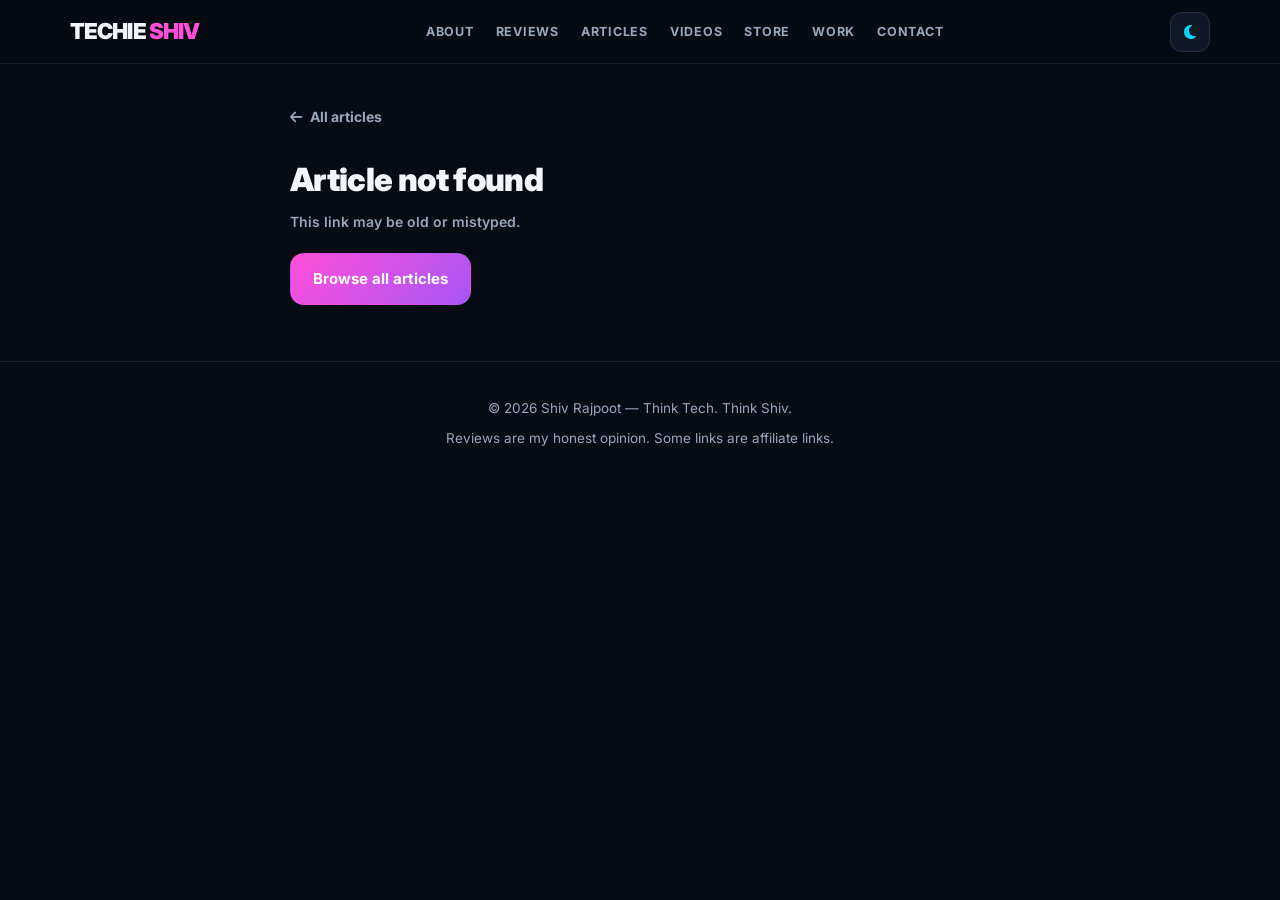
<file: article.html>
<!DOCTYPE html>
<html lang="en" data-theme="dark">
<head>
<meta charset="UTF-8">
<meta name="viewport" content="width=device-width, initial-scale=1">
<title>Article — TECHIE SHIV</title>
<meta name="description" content="Articles by Techie Shiv: gadget reviews, tips and AI guides.">
<link rel="icon" href="data:image/svg+xml,%3Csvg xmlns='http://www.w3.org/2000/svg' viewBox='0 0 100 100'%3E%3Ctext y='.9em' font-size='90'%3E⚡%3C/text%3E%3C/svg%3E">
<script>try{document.documentElement.setAttribute('data-theme',localStorage.getItem('theme')||'dark')}catch(e){}</script>
<link rel="preconnect" href="https://fonts.googleapis.com">
<link rel="preconnect" href="https://fonts.gstatic.com" crossorigin>
<link href="https://fonts.googleapis.com/css2?family=Inter:wght@400;500;600;700;800;900&display=swap" rel="stylesheet">
<link rel="stylesheet" href="https://cdnjs.cloudflare.com/ajax/libs/font-awesome/6.5.1/css/all.min.css">
<link rel="stylesheet" href="style.css">
</head>
<body>

<header class="nav">
  <div class="wrap">
    <a class="logo" href="index.html">TECHIE <span>SHIV</span></a>
    <nav class="nav-links" aria-label="Main">
      <a href="index.html#about">About</a>
      <a href="index.html#reviews">Reviews</a>
      <a href="index.html#articles">Articles</a>
      <a href="index.html#videos">Videos</a>
      <a href="index.html#store">Store</a>
      <a href="index.html#work">Work</a>
      <a href="index.html#contact">Contact</a>
    </nav>
    <div class="nav-actions">
      <button class="icon-btn" id="themeToggle" type="button" aria-label="Toggle theme"><i class="fas fa-moon ico-moon"></i><i class="fas fa-sun ico-sun"></i></button>
      <button class="icon-btn hamburger" id="hamburger" type="button" aria-label="Open menu" aria-expanded="false"><i class="fas fa-bars"></i></button>
    </div>
  </div>
</header>
<nav class="mobile-menu" id="mobileMenu" aria-label="Mobile">
  <a href="index.html#about">About</a>
  <a href="index.html#reviews">Reviews</a>
  <a href="index.html#articles">Articles</a>
  <a href="index.html#videos">Videos</a>
  <a href="index.html#store">Store</a>
  <a href="index.html#work">Work</a>
  <a href="index.html#contact">Contact</a>
</nav>

<main class="article" id="article-root">
  <a class="back" href="index.html#articles"><i class="fas fa-arrow-left"></i>All articles</a>
  <p class="meta" id="loading">Loading…</p>
</main>

<footer>
  <div class="wrap">
    <p>© 2026 Shiv Rajpoot — Think Tech. Think Shiv.</p>
    <p>Reviews are my honest opinion. Some links are affiliate links.</p>
  </div>
</footer>

<script src="site.js"></script>
<script>
(async function () {
  const { el, fetchJSON, formatDate } = window.Site;
  const root = document.getElementById('article-root');
  const back = root.querySelector('.back');

  function notFound() {
    root.replaceChildren(back, el('h1', { style: 'font-size:32px;margin:12px 0' }, 'Article not found'),
      el('p', { class: 'meta' }, 'This link may be old or mistyped.'),
      el('p', { style: 'margin-top:20px' }, el('a', { class: 'btn btn-primary', href: 'index.html#articles' }, 'Browse all articles')));
    document.title = 'Article not found — TECHIE SHIV';
  }

  const slug = new URLSearchParams(location.search).get('slug') || '';
  if (!/^[a-z0-9-]+$/.test(slug)) return notFound();

  const list = await fetchJSON('articles.json');
  const meta = list.find(a => a && a.slug === slug);
  if (!meta) return notFound();

  let html = '';
  try {
    const r = await fetch('articles/' + slug + '.html?v=' + Date.now(), { cache: 'no-store' });
    if (!r.ok) throw new Error(r.status);
    html = await r.text();
  } catch (e) { return notFound(); }

  document.title = meta.title + ' — TECHIE SHIV';
  const desc = document.querySelector('meta[name="description"]');
  if (desc && meta.summary) desc.setAttribute('content', meta.summary);

  const url = location.href;
  const text = meta.title + ' — Techie Shiv';
  const body = el('div', { class: 'prose' });
  body.innerHTML = html; // article files are written by the site owner

  const copyBtn = el('button', { class: 'btn btn-sm btn-ghost', type: 'button' }, el('i', { class: 'fas fa-link' }), 'Copy link');
  copyBtn.addEventListener('click', async () => {
    try { await navigator.clipboard.writeText(url); copyBtn.lastChild.textContent = 'Copied!'; }
    catch (e) { copyBtn.lastChild.textContent = 'Copy failed'; }
    setTimeout(() => { copyBtn.lastChild.textContent = 'Copy link'; }, 1800);
  });

  const others = list.filter(a => a && a.slug && a.slug !== slug)
    .sort((a, b) => String(b.date).localeCompare(String(a.date))).slice(0, 3);

  root.replaceChildren(
    back,
    el('div', { class: 'meta' },
      meta.tag && el('span', { class: 'tagpill' }, meta.tag),
      meta.sample && el('span', { class: 'tagpill warn' }, 'Sample'),
      meta.date && el('span', null, formatDate(meta.date)),
      meta.readTime && el('span', null, '· ' + meta.readTime + ' min read')
    ),
    el('h1', null, meta.title),
    body,
    el('div', { class: 'share' },
      el('strong', null, 'Share:'),
      el('a', { class: 'btn btn-sm btn-ghost', target: '_blank', rel: 'noopener', href: 'https://wa.me/?text=' + encodeURIComponent(text + ' ' + url) }, el('i', { class: 'fab fa-whatsapp' }), 'WhatsApp'),
      el('a', { class: 'btn btn-sm btn-ghost', target: '_blank', rel: 'noopener', href: 'https://t.me/share/url?url=' + encodeURIComponent(url) + '&text=' + encodeURIComponent(text) }, el('i', { class: 'fab fa-telegram-plane' }), 'Telegram'),
      copyBtn
    ),
    others.length && el('div', { class: 'article-more' },
      el('h2', null, 'More articles'),
      el('div', { class: 'grid' }, others.map(a =>
        el('a', { class: 'card acard', href: 'article.html?slug=' + encodeURIComponent(a.slug) },
          el('div', { class: 'meta' }, a.tag && el('span', { class: 'tagpill' }, a.tag), a.date && el('span', null, formatDate(a.date))),
          el('h3', null, a.title),
          el('span', { class: 'more' }, 'Read article →')
        )))
    )
  );
})();
</script>
</body>
</html>
</file>
<file: style.css>
/* TECHIE SHIV — shared styles */
:root[data-theme="dark"]{
  --bg:#070b14;--surface:#101828;--surface-2:#162036;--text:#f3f5fa;--muted:#9aa6bd;
  --line:rgba(255,255,255,.09);--nav:rgba(7,11,20,.84);--shadow:0 12px 32px rgba(0,0,0,.4);--accent-text:#ff7ae6;
}
:root[data-theme="light"]{
  --bg:#f6f7fb;--surface:#ffffff;--surface-2:#eef1f7;--text:#101828;--muted:#556074;
  --line:rgba(16,24,40,.1);--nav:rgba(246,247,251,.88);--shadow:0 12px 32px rgba(16,24,40,.09);--accent-text:#c026a8;
}
:root{--pink:#ff4fd8;--purple:#a855f7;--gold:#ffc83d;--radius:18px;--maxw:1180px;--grad:linear-gradient(135deg,#ff4fd8,#a855f7)}

*,*::before,*::after{box-sizing:border-box;margin:0;padding:0}
[hidden]{display:none!important}
html{scroll-behavior:smooth;scroll-padding-top:78px;-webkit-text-size-adjust:100%}
html,body{max-width:100%;overflow-x:hidden}
body{background:var(--bg);color:var(--text);font-family:'Inter',system-ui,-apple-system,'Segoe UI',Roboto,sans-serif;line-height:1.6;transition:background .3s,color .3s}
img{max-width:100%;display:block}
a{color:inherit}
h1,h2,h3,h4{line-height:1.15;letter-spacing:-.02em}
:focus-visible{outline:2px solid var(--pink);outline-offset:3px;border-radius:6px}
.wrap{max-width:var(--maxw);margin:0 auto;padding:0 20px;width:100%}
.grad{background:var(--grad);-webkit-background-clip:text;background-clip:text;color:transparent;-webkit-text-fill-color:transparent}

/* ── nav ── */
.nav{position:fixed;top:0;left:0;right:0;height:64px;z-index:100;background:var(--nav);backdrop-filter:blur(16px);-webkit-backdrop-filter:blur(16px);border-bottom:1px solid var(--line)}
.nav .wrap{height:100%;display:flex;align-items:center;justify-content:space-between;gap:16px}
.logo{font-weight:900;font-size:22px;letter-spacing:-.04em;text-decoration:none;white-space:nowrap}
.logo span{color:var(--pink)}
.nav-links{display:flex;gap:22px}
.nav-links a{font-size:12.5px;font-weight:700;text-transform:uppercase;letter-spacing:.06em;color:var(--muted);text-decoration:none;transition:color .2s}
.nav-links a:hover{color:var(--text)}
.nav-actions{display:flex;align-items:center;gap:10px}
.icon-btn{width:40px;height:40px;border-radius:12px;border:1px solid var(--line);background:var(--surface);color:var(--text);display:grid;place-items:center;cursor:pointer;font-size:16px;transition:transform .2s}
.icon-btn:hover{transform:scale(1.06)}
.hamburger{display:none}
:root[data-theme="dark"] .ico-sun{display:none}
:root[data-theme="dark"] .ico-moon{color:#06d6f7}
:root[data-theme="light"] .ico-moon{display:none}
:root[data-theme="light"] .ico-sun{color:#f59e0b}
.mobile-menu{display:none;position:fixed;top:64px;left:0;right:0;z-index:99;background:var(--nav);backdrop-filter:blur(18px);-webkit-backdrop-filter:blur(18px);border-bottom:1px solid var(--line);padding:6px 20px 14px;max-height:calc(100vh - 64px);overflow-y:auto}
.mobile-menu.open{display:block}
.mobile-menu a{display:block;padding:14px 0;border-bottom:1px solid var(--line);font-weight:700;font-size:15px;text-transform:uppercase;letter-spacing:.05em;color:var(--muted);text-decoration:none}
.mobile-menu a:last-child{border-bottom:0}

/* ── buttons ── */
.btn{display:inline-flex;align-items:center;justify-content:center;gap:8px;padding:13px 22px;border-radius:14px;font-weight:700;font-size:15px;text-decoration:none;border:1px solid transparent;cursor:pointer;transition:transform .2s,box-shadow .2s,border-color .2s;white-space:nowrap;font-family:inherit}
.btn-primary{background:var(--grad);color:#fff}
.btn-primary:hover{transform:translateY(-2px);box-shadow:0 10px 26px rgba(255,79,216,.3)}
.btn-ghost{background:var(--surface);border-color:var(--line);color:var(--text)}
.btn-ghost:hover{transform:translateY(-2px);border-color:rgba(255,79,216,.45)}
.btn-sm{padding:9px 14px;font-size:13px;border-radius:11px}

/* ── hero ── */
.hero{padding:112px 0 72px}
.hero-grid{display:grid;grid-template-columns:minmax(0,1.15fr) minmax(0,.85fr);gap:48px;align-items:center}
.eyebrow{display:inline-flex;align-items:center;gap:10px;padding:8px 14px;border-radius:999px;background:var(--surface);border:1px solid var(--line);font-size:13px;font-weight:600;color:var(--muted);margin-bottom:20px}
.dot{width:8px;height:8px;border-radius:50%;background:#22e6a1;box-shadow:0 0 0 4px rgba(34,230,161,.18);flex:none}
.hero h1{font-size:clamp(34px,6vw,66px);font-weight:900;margin-bottom:18px}
.typed{font-size:clamp(16px,2vw,20px);color:var(--muted);font-weight:500;min-height:2em;margin-bottom:28px}
.typed::after{content:'';display:inline-block;width:2px;height:1.1em;background:var(--pink);margin-left:3px;vertical-align:-.15em;animation:blink 1s steps(1) infinite}
.typed.static::after{display:none}
@keyframes blink{50%{opacity:0}}
.hero-btns{display:flex;gap:12px;flex-wrap:wrap;margin-bottom:22px}
.socials{display:flex;gap:10px;flex-wrap:wrap}
.social{display:inline-flex;align-items:center;gap:8px;padding:10px 16px;border-radius:12px;color:#fff;font-weight:700;font-size:14px;text-decoration:none;transition:transform .2s}
.social:hover{transform:translateY(-2px)}
.social.instagram{background:linear-gradient(135deg,#f09433,#dc2743,#bc1888)}
.social.youtube{background:linear-gradient(135deg,#ff0033,#ff4d4d)}
.social.telegram{background:linear-gradient(135deg,#229ed9,#5cc8ff)}

.hero-visual{display:flex;flex-direction:column;align-items:center;gap:20px}
.photo-wrap{position:relative;width:clamp(230px,34vw,400px);aspect-ratio:1}
.photo-ring{width:100%;height:100%;border-radius:50%;padding:5px;background:var(--grad)}
.photo-inner{width:100%;height:100%;border-radius:50%;overflow:hidden;border:6px solid var(--bg)}
.photo-inner img{width:100%;height:100%;object-fit:cover}
.stat-chip{position:absolute;display:flex;align-items:center;gap:10px;padding:9px 14px;border-radius:16px;background:var(--surface);border:1px solid var(--line);box-shadow:var(--shadow);white-space:nowrap;animation:floaty 4s ease-in-out infinite}
.chip-top{top:8%;left:-14%}
.chip-bottom{bottom:8%;right:-14%;animation-delay:-2s}
@keyframes floaty{0%,100%{transform:translateY(0)}50%{transform:translateY(-8px)}}
.chip-icon{width:36px;height:36px;border-radius:11px;display:grid;place-items:center;font-size:16px;color:#fff;flex:none}
.chip-icon.blue{background:linear-gradient(135deg,#3b82f6,#06b6d4)}
.chip-icon.purple{background:var(--grad)}
.chip-label{font-size:11px;color:var(--muted);font-weight:600;line-height:1.2}
.chip-val{font-size:18px;font-weight:900;line-height:1.2}
.name-pill{padding:10px 24px;border-radius:999px;background:var(--surface);border:1px solid var(--line);font-weight:800;letter-spacing:.02em}

/* ── sections ── */
section{padding:72px 0}
.sec-head{margin-bottom:32px;max-width:720px}
.tag{display:block;color:var(--accent-text);font-weight:800;font-size:12px;letter-spacing:.16em;text-transform:uppercase;margin-bottom:10px}
.sec-title{font-size:clamp(28px,4.4vw,44px);font-weight:900;margin-bottom:12px}
.sec-sub{color:var(--muted);font-size:17px}
.alt{background:var(--surface-2)}
.grid{display:grid;gap:20px;grid-template-columns:repeat(auto-fill,minmax(min(100%,270px),1fr))}
.grid-wide{grid-template-columns:repeat(auto-fill,minmax(min(100%,320px),1fr))}

.card{background:var(--surface);border:1px solid var(--line);border-radius:var(--radius);padding:22px;transition:transform .25s,box-shadow .25s,border-color .25s}
@media(hover:hover){.card:hover{transform:translateY(-4px);box-shadow:var(--shadow);border-color:rgba(255,79,216,.3)}}
.card h3{font-size:18px;font-weight:800;margin-bottom:8px}
.card p{color:var(--muted);font-size:15px}
.f-icon{width:46px;height:46px;border-radius:14px;display:grid;place-items:center;background:var(--grad);color:#fff;font-size:19px;margin-bottom:14px}
.about-text{font-size:clamp(17px,2vw,20px);color:var(--muted);max-width:760px;margin-bottom:30px}
.about-text strong{color:var(--text)}

/* chips (filters) */
.chips{display:flex;gap:8px;flex-wrap:wrap;margin-bottom:24px}
.chip{padding:8px 15px;border-radius:999px;border:1px solid var(--line);background:var(--surface);color:var(--muted);font-weight:700;font-size:13px;cursor:pointer;font-family:inherit;transition:all .2s}
.chip:hover{color:var(--text)}
.chip[aria-pressed="true"]{background:var(--grad);color:#fff;border-color:transparent}
.empty{grid-column:1/-1;text-align:center;padding:36px 20px;border:1px dashed var(--line);border-radius:var(--radius);color:var(--muted)}

/* pills */
.pill{display:inline-block;padding:4px 10px;border-radius:999px;font-size:11px;font-weight:800;letter-spacing:.04em;text-transform:uppercase;background:rgba(0,0,0,.55);color:#fff;backdrop-filter:blur(6px);-webkit-backdrop-filter:blur(6px)}
.pill-warn{background:var(--gold);color:#3b2a00}
.pill-pick{background:var(--grad)}

/* review / product cards */
.rcard{display:flex;flex-direction:column;overflow:hidden;padding:0}
.rthumb{position:relative;aspect-ratio:16/10;display:grid;place-items:center;font-size:44px;color:rgba(255,255,255,.9);background:linear-gradient(135deg,#1e293b,#3b1d5e);overflow:hidden}
.rthumb img{width:100%;height:100%;object-fit:cover}
.rthumb.contain{background:var(--surface-2);padding:18px}
.rthumb.contain img{object-fit:contain}
.badges{position:absolute;top:12px;left:12px;display:flex;gap:6px;flex-wrap:wrap}
.rbody{display:flex;flex-direction:column;gap:12px;padding:20px;flex:1}
.rtop{display:flex;align-items:flex-start;justify-content:space-between;gap:10px}
.rbody h3{font-size:18px;font-weight:800}
.rating{flex:none;padding:4px 10px;border-radius:10px;background:rgba(255,200,61,.14);color:#d99a00;font-weight:900;font-size:14px}
:root[data-theme="dark"] .rating{color:var(--gold)}
.rsum{color:var(--muted);font-size:14.5px}
.pc{display:grid;grid-template-columns:1fr 1fr;gap:14px}
.pc h4{font-size:11px;text-transform:uppercase;letter-spacing:.08em;margin-bottom:6px;color:var(--muted)}
.pc ul{list-style:none;display:grid;gap:5px}
.pc li{position:relative;padding-left:18px;font-size:13px;color:var(--muted)}
.pros li::before{content:'✓';position:absolute;left:0;color:#22c58b;font-weight:800}
.cons li::before{content:'✕';position:absolute;left:0;color:#f0616d;font-weight:800}
.rfoot{margin-top:auto;display:flex;align-items:center;gap:8px;flex-wrap:wrap;padding-top:4px}
.price{font-size:20px;font-weight:900;margin-right:auto}
.price small{font-size:12px;font-weight:600;color:var(--muted);text-decoration:line-through;margin-left:6px}

/* article + video cards */
.acard{display:flex;flex-direction:column;gap:10px;text-decoration:none;color:inherit}
.acard .meta{display:flex;align-items:center;gap:8px;flex-wrap:wrap;font-size:12.5px;color:var(--muted);font-weight:600}
.tagpill{display:inline-block;align-self:flex-start;padding:3px 10px;border-radius:999px;background:rgba(255,79,216,.12);color:var(--accent-text);font-weight:800;font-size:11px;text-transform:uppercase;letter-spacing:.05em}
.tagpill.warn{background:rgba(255,200,61,.22);color:#9a6a00}
:root[data-theme="dark"] .tagpill.warn{color:var(--gold)}
.acard .more{margin-top:auto;color:var(--accent-text);font-weight:800;font-size:14px}
.vcard{display:flex;flex-direction:column;overflow:hidden;padding:0;text-decoration:none;color:inherit}
.vthumb{position:relative;aspect-ratio:16/9;display:grid;place-items:center;font-size:40px;color:#fff;background:linear-gradient(135deg,#1e293b,#4a1d5e);overflow:hidden}
.vthumb img{width:100%;height:100%;object-fit:cover}
.vthumb .plat{position:absolute;right:12px;bottom:10px;font-size:22px;filter:drop-shadow(0 2px 6px rgba(0,0,0,.5))}
.vbody{padding:16px 18px 18px;display:flex;flex-direction:column;gap:6px}
.vbody h3{font-size:16px}

/* stats strip */
.stats{display:grid;grid-template-columns:repeat(auto-fit,minmax(min(100%,160px),1fr));gap:16px}
.stat{background:var(--surface);border:1px solid var(--line);border-radius:var(--radius);padding:20px}
.stat b{display:block;font-size:clamp(28px,4vw,38px);font-weight:900;line-height:1.1}
.stat span{color:var(--muted);font-size:14px;font-weight:600}
.note-line{color:var(--muted);font-size:14px;margin-top:16px}

/* testimonials */
.quote{font-size:15.5px;color:var(--text)}
.stars{color:var(--gold);margin-bottom:10px;letter-spacing:2px}
.handle{margin-top:12px;color:var(--accent-text);font-weight:800;font-size:14px}

/* contact */
.cta{text-align:center;padding:52px 24px;border-radius:26px;background:linear-gradient(135deg,rgba(255,79,216,.12),rgba(168,85,247,.14));border:1px solid var(--line)}
.cta h2{font-size:clamp(26px,4vw,40px);font-weight:900;margin-bottom:12px}
.cta p{color:var(--muted);margin-bottom:24px}
.cta .btn{max-width:100%;white-space:normal;word-break:break-word}
.cta-links{display:flex;gap:10px;justify-content:center;flex-wrap:wrap}

footer{padding:36px 0 44px;border-top:1px solid var(--line);color:var(--muted);font-size:13.5px;text-align:center}
footer p+p{margin-top:8px}

/* ── article page ── */
.article{max-width:740px;margin:0 auto;padding:104px 20px 56px}
.back{display:inline-flex;align-items:center;gap:8px;color:var(--muted);font-weight:700;font-size:14px;text-decoration:none;margin-bottom:22px}
.back:hover{color:var(--text)}
.article h1{font-size:clamp(30px,5vw,46px);font-weight:900;margin:12px 0 14px}
.article .meta{display:flex;gap:10px;flex-wrap:wrap;align-items:center;color:var(--muted);font-size:14px;font-weight:600}
.prose{margin-top:28px;font-size:18px;line-height:1.85}
.prose>*+*{margin-top:1.1em}
.prose h2{font-size:28px;margin-top:1.8em}
.prose h3{font-size:22px;margin-top:1.5em}
.prose ul,.prose ol{padding-left:1.4em}
.prose li+li{margin-top:.4em}
.prose a{color:var(--accent-text);font-weight:600}
.prose blockquote{border-left:4px solid var(--pink);padding:4px 0 4px 18px;color:var(--muted)}
.prose img{border-radius:14px;margin-inline:auto}
.prose code{background:var(--surface-2);padding:2px 6px;border-radius:6px;font-size:.9em}
.prose pre{background:var(--surface-2);padding:16px;border-radius:14px;overflow-x:auto}
.share{display:flex;gap:10px;flex-wrap:wrap;align-items:center;margin:36px 0 8px;padding-top:24px;border-top:1px solid var(--line)}
.share strong{margin-right:6px}
.article-more{margin-top:44px}
.article-more h2{font-size:24px;margin-bottom:18px}

/* ── responsive ── */
@media(max-width:980px){
  .nav-links{display:none}
  .hamburger{display:grid}
}
@media(max-width:860px){
  .hero{padding:96px 0 56px}
  .hero-grid{grid-template-columns:minmax(0,1fr);text-align:center;gap:36px}
  .hero-btns,.socials{justify-content:center}
  .hero-visual{order:-1}
  section{padding:56px 0}
}
@media(max-width:520px){
  .photo-wrap{width:min(240px,64vw)}
  .chip-top{left:-10%}
  .chip-bottom{right:-10%}
  .chip-icon{width:30px;height:30px;font-size:14px;border-radius:9px}
  .chip-val{font-size:15px}
  .chip-label{font-size:10px}
  .stat-chip{padding:7px 11px;gap:8px}
  .hero-btns .btn{flex:1 1 100%}
  .pc{grid-template-columns:1fr}
  .prose{font-size:17px}
}
@media(prefers-reduced-motion:reduce){
  *,*::before,*::after{animation:none!important;transition:none!important;scroll-behavior:auto!important}
}
</file>
